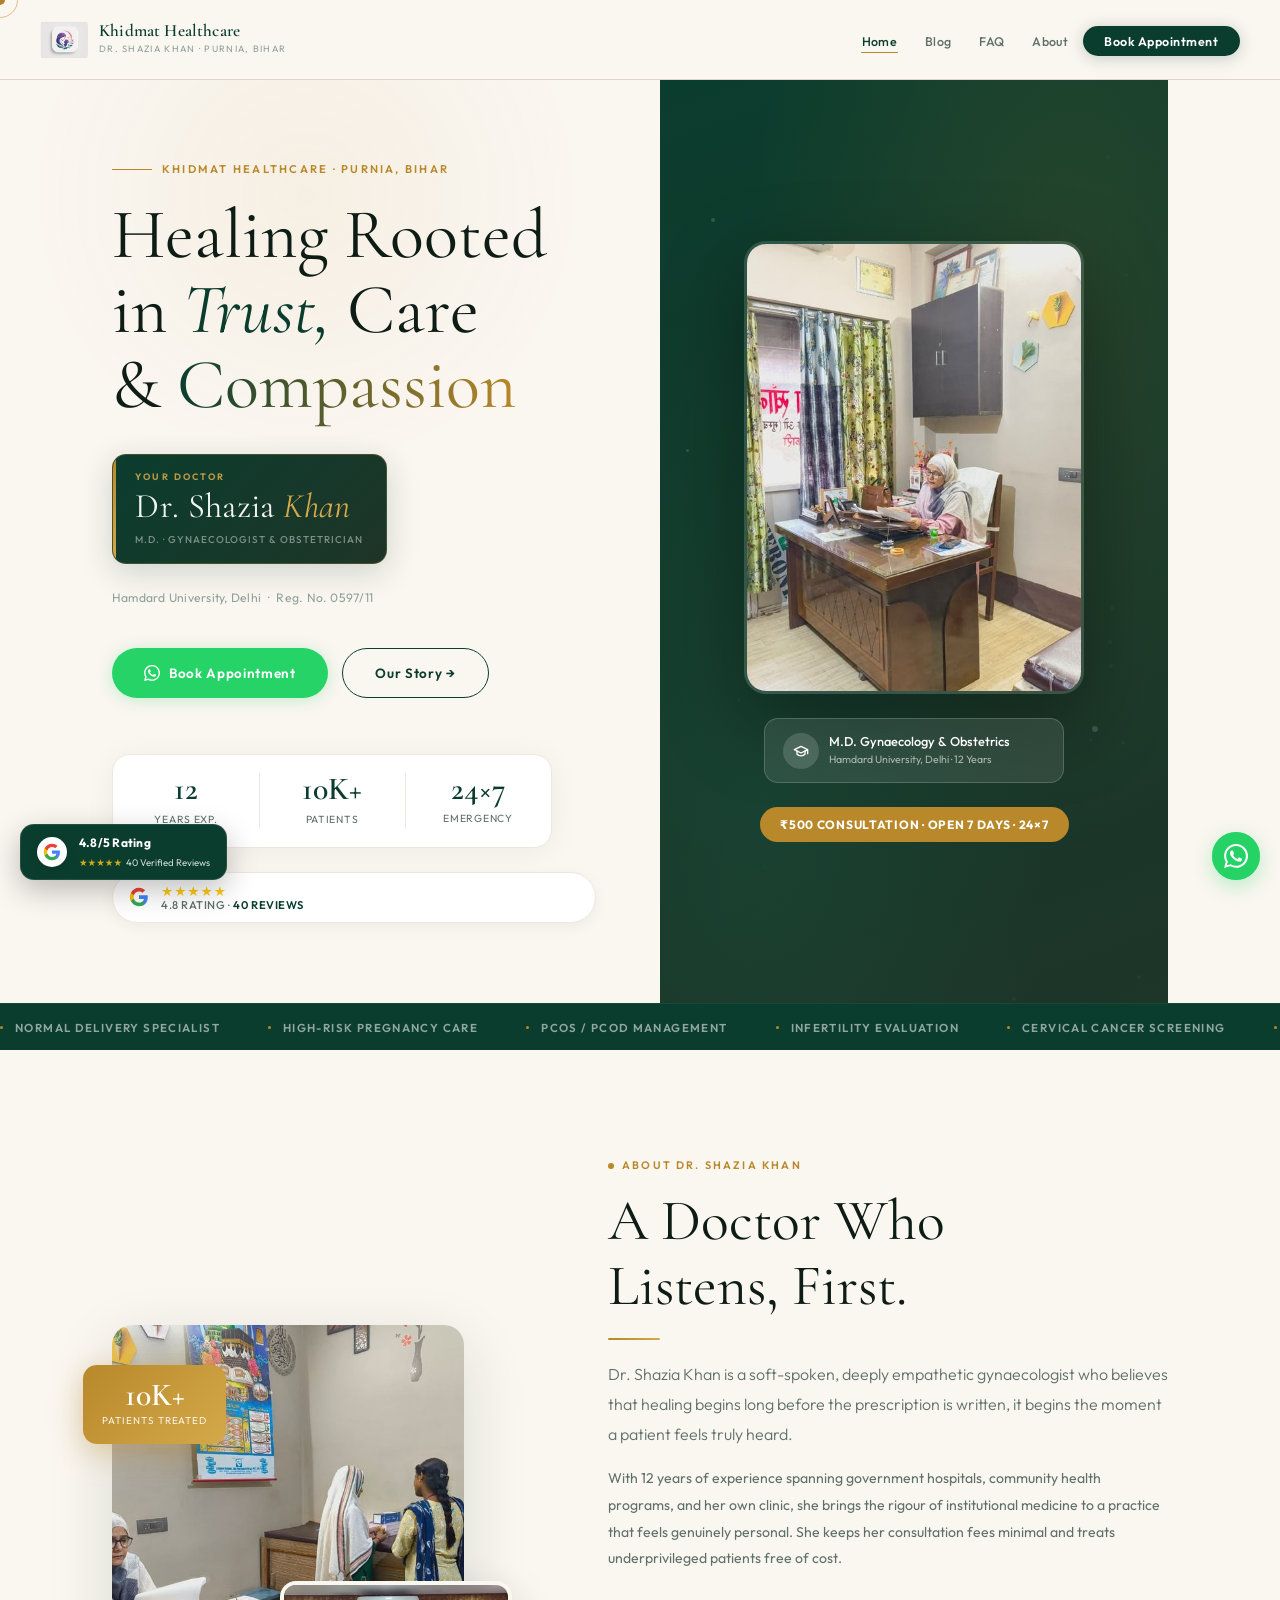
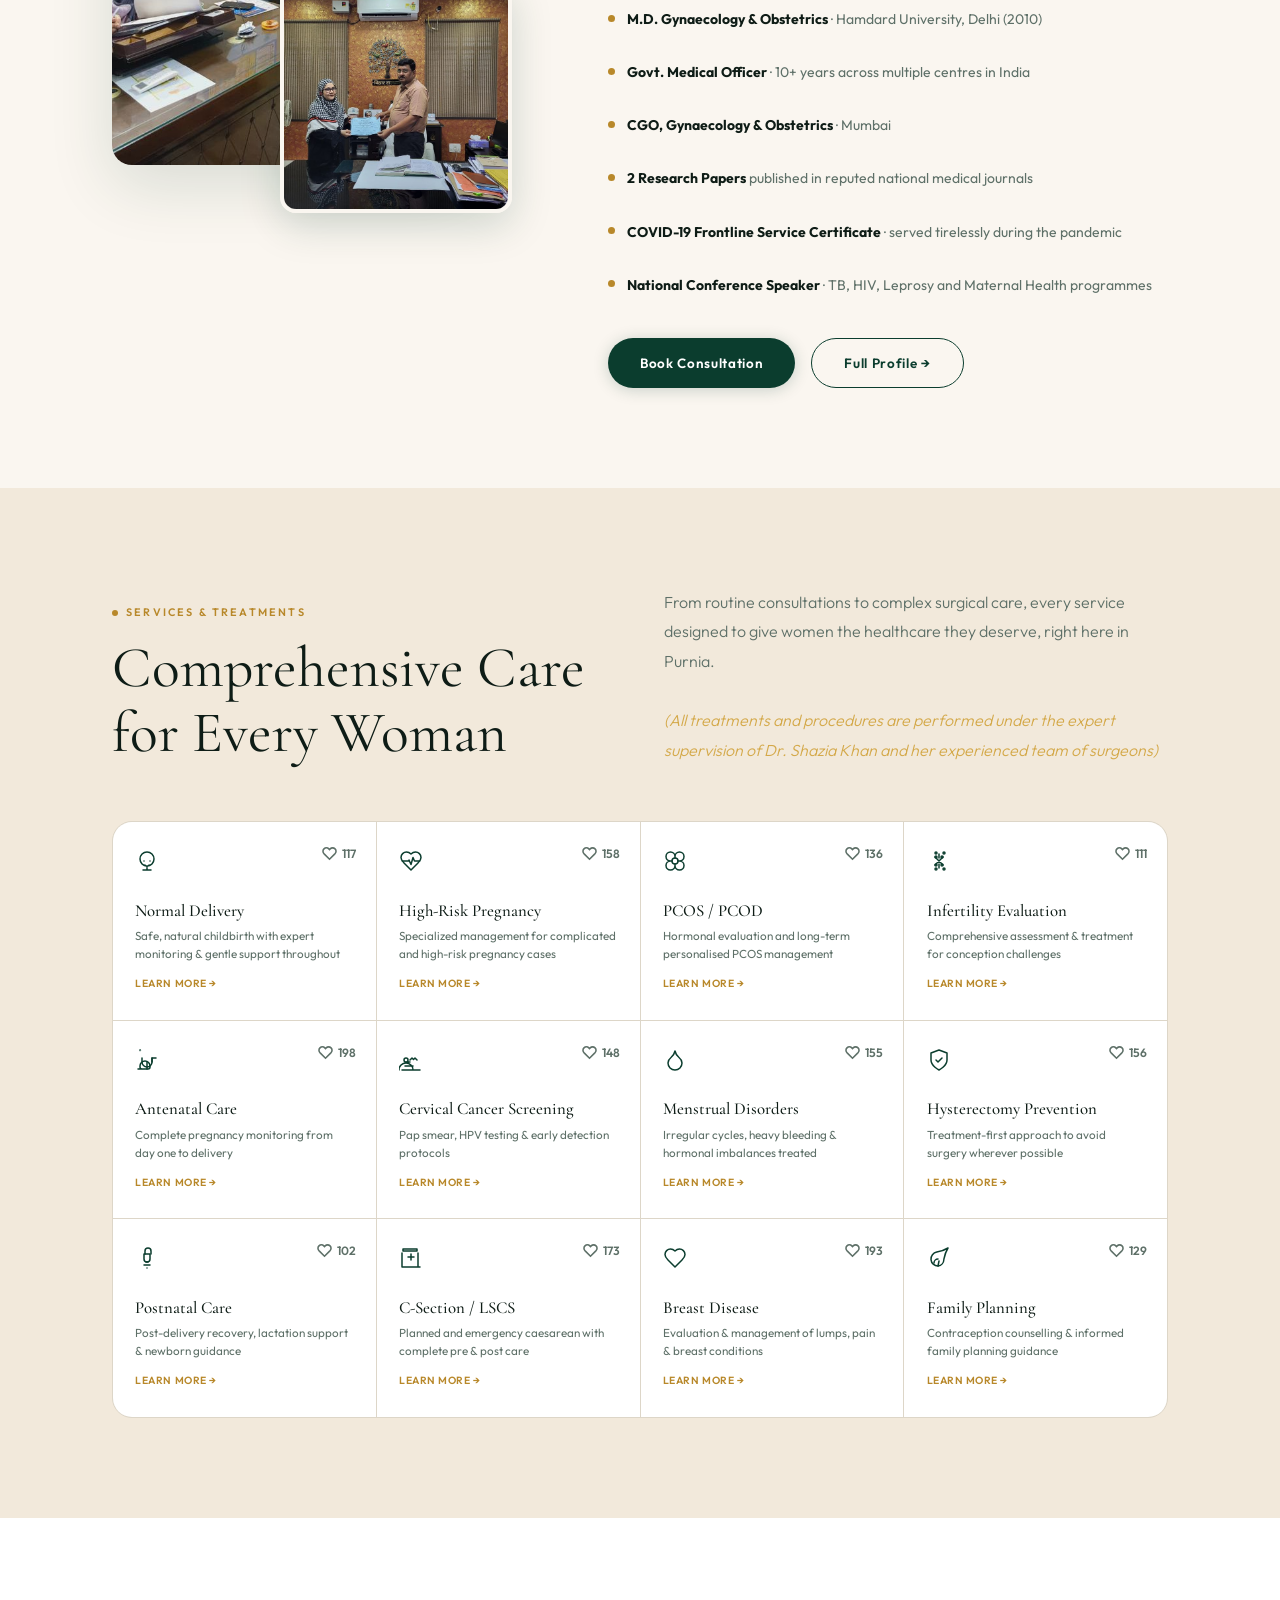
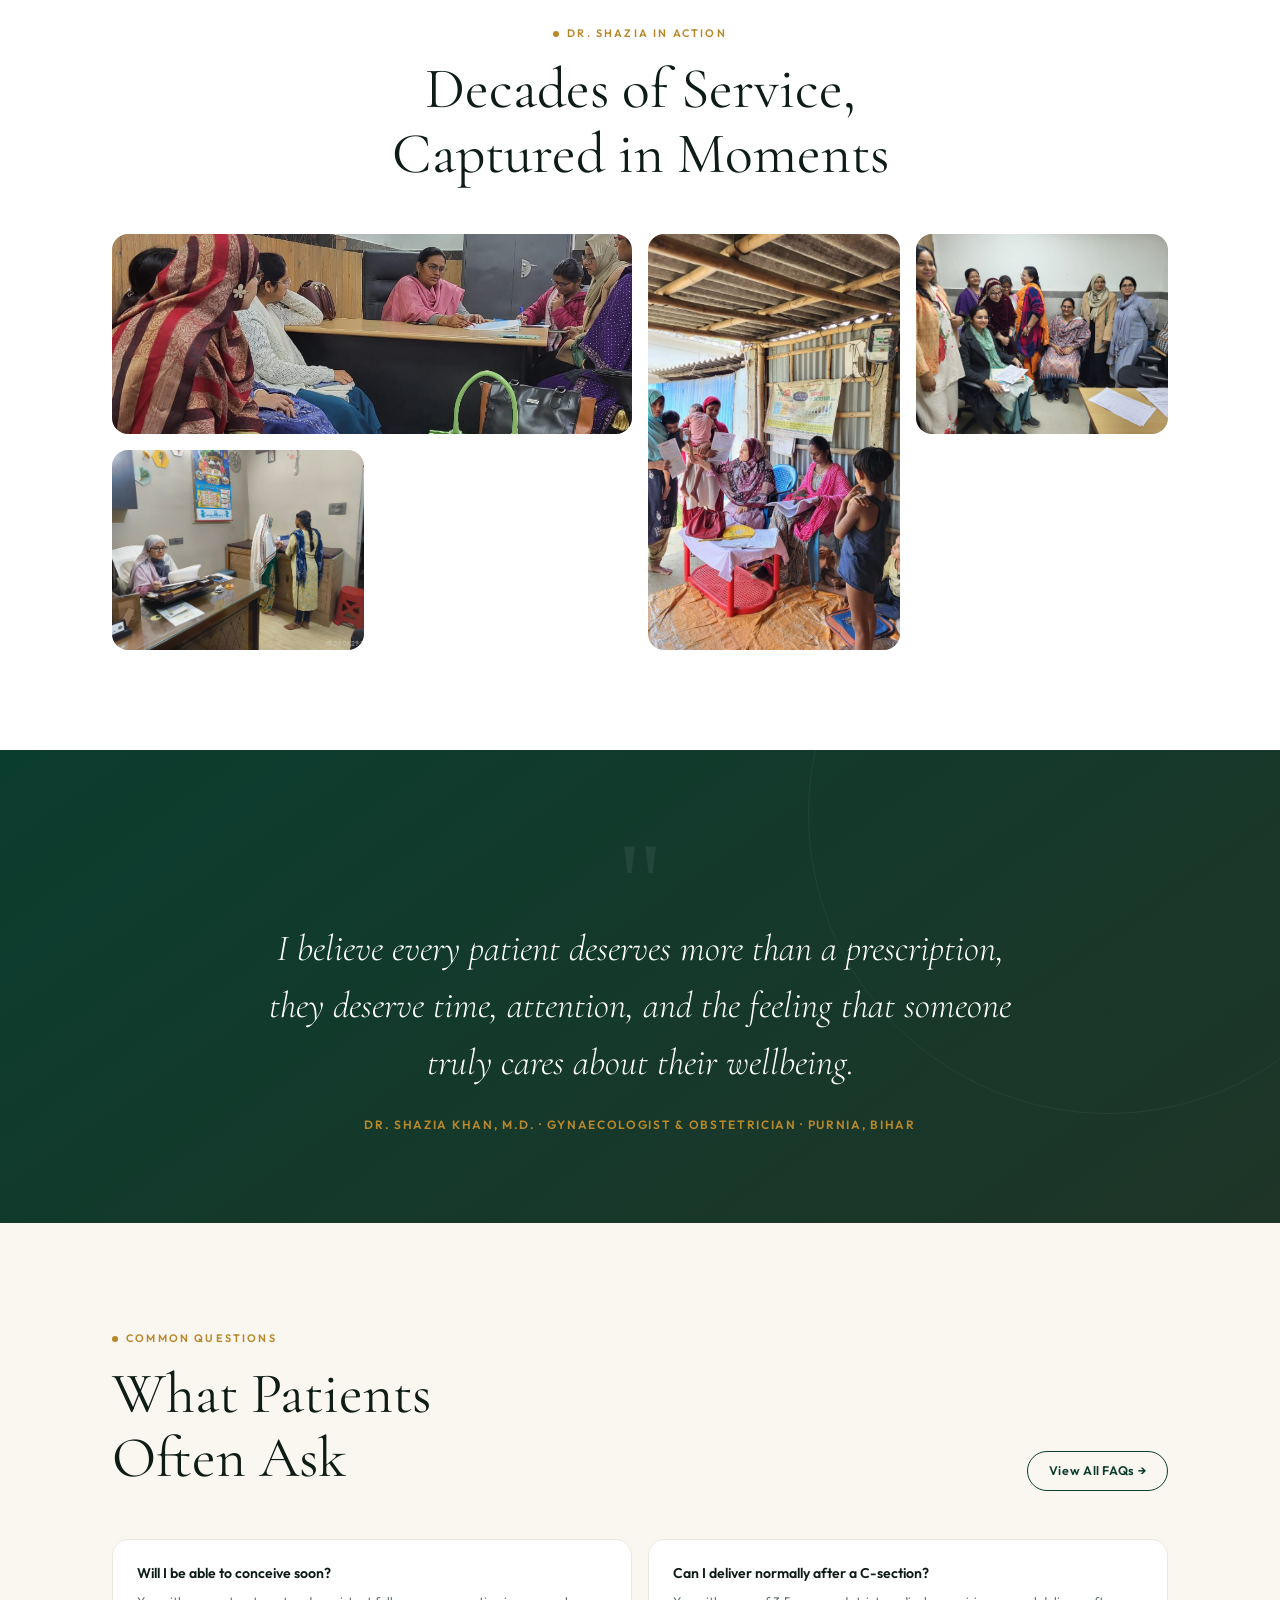
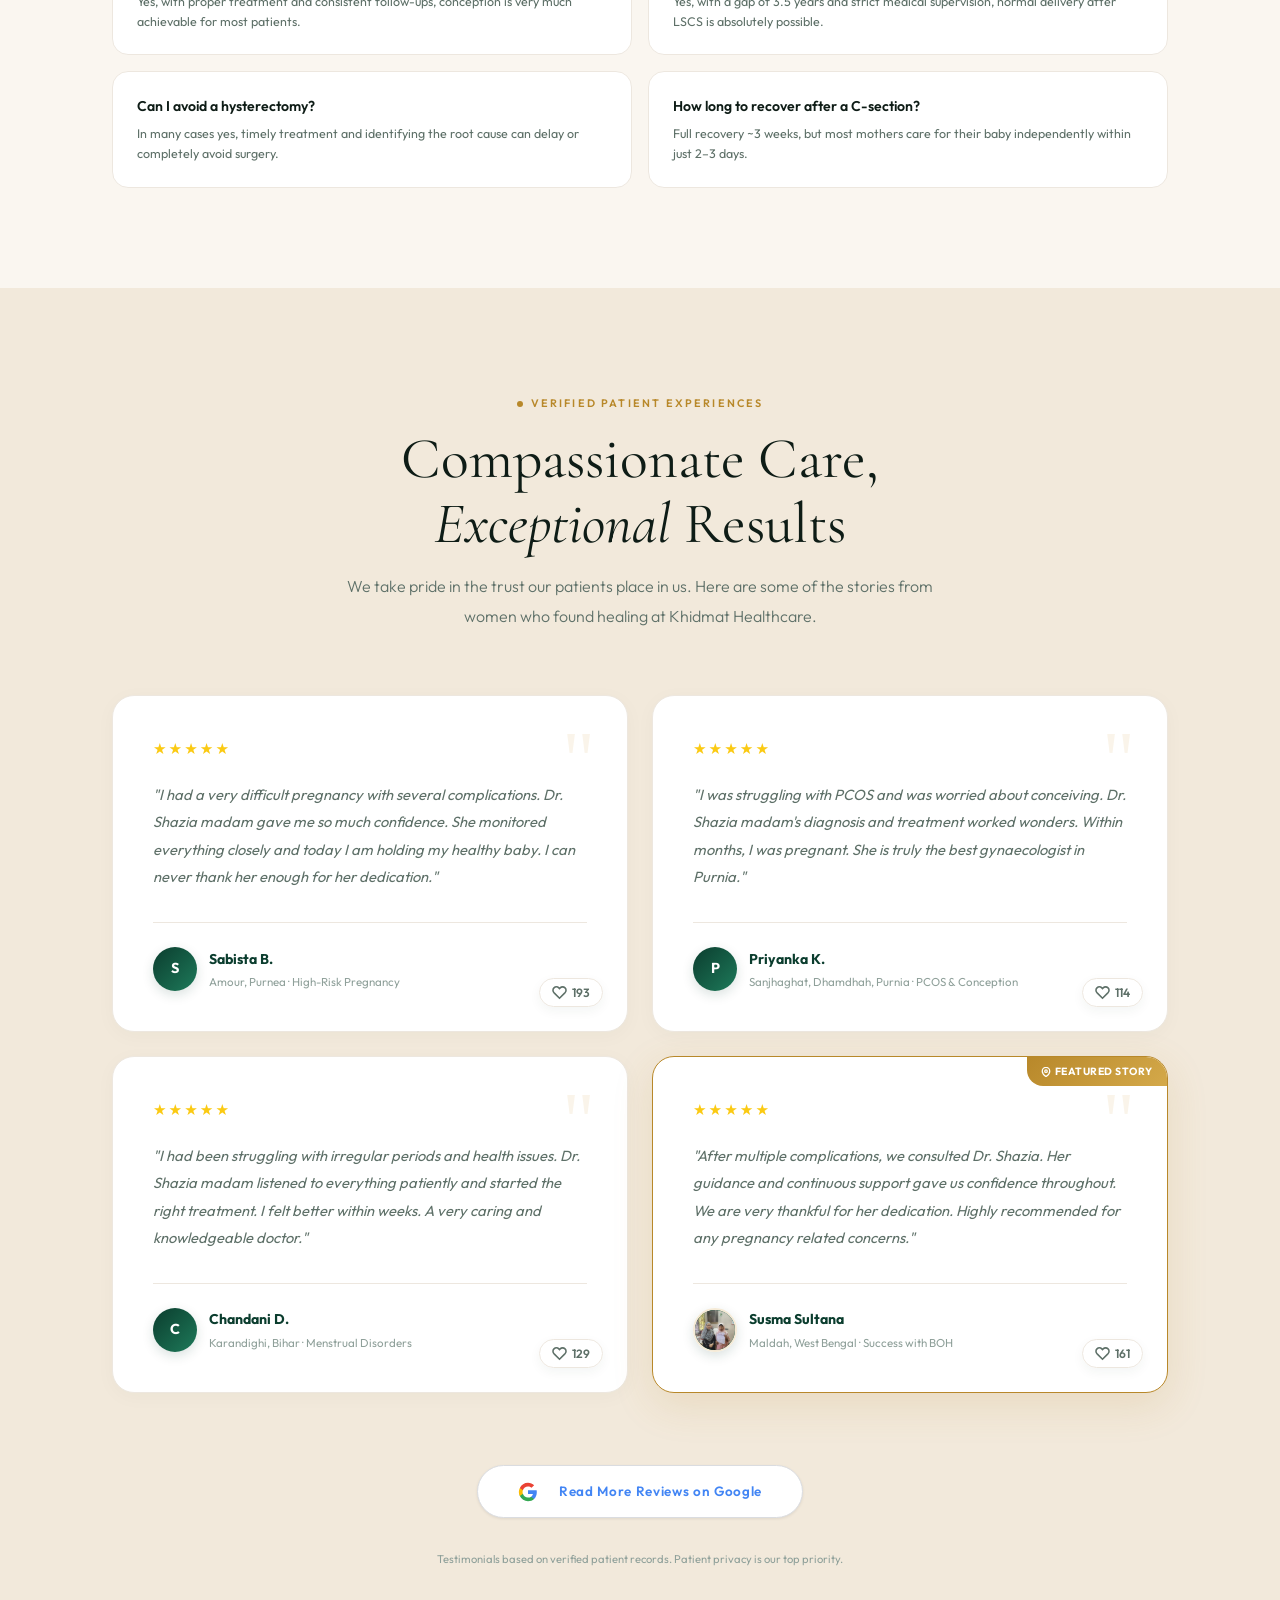
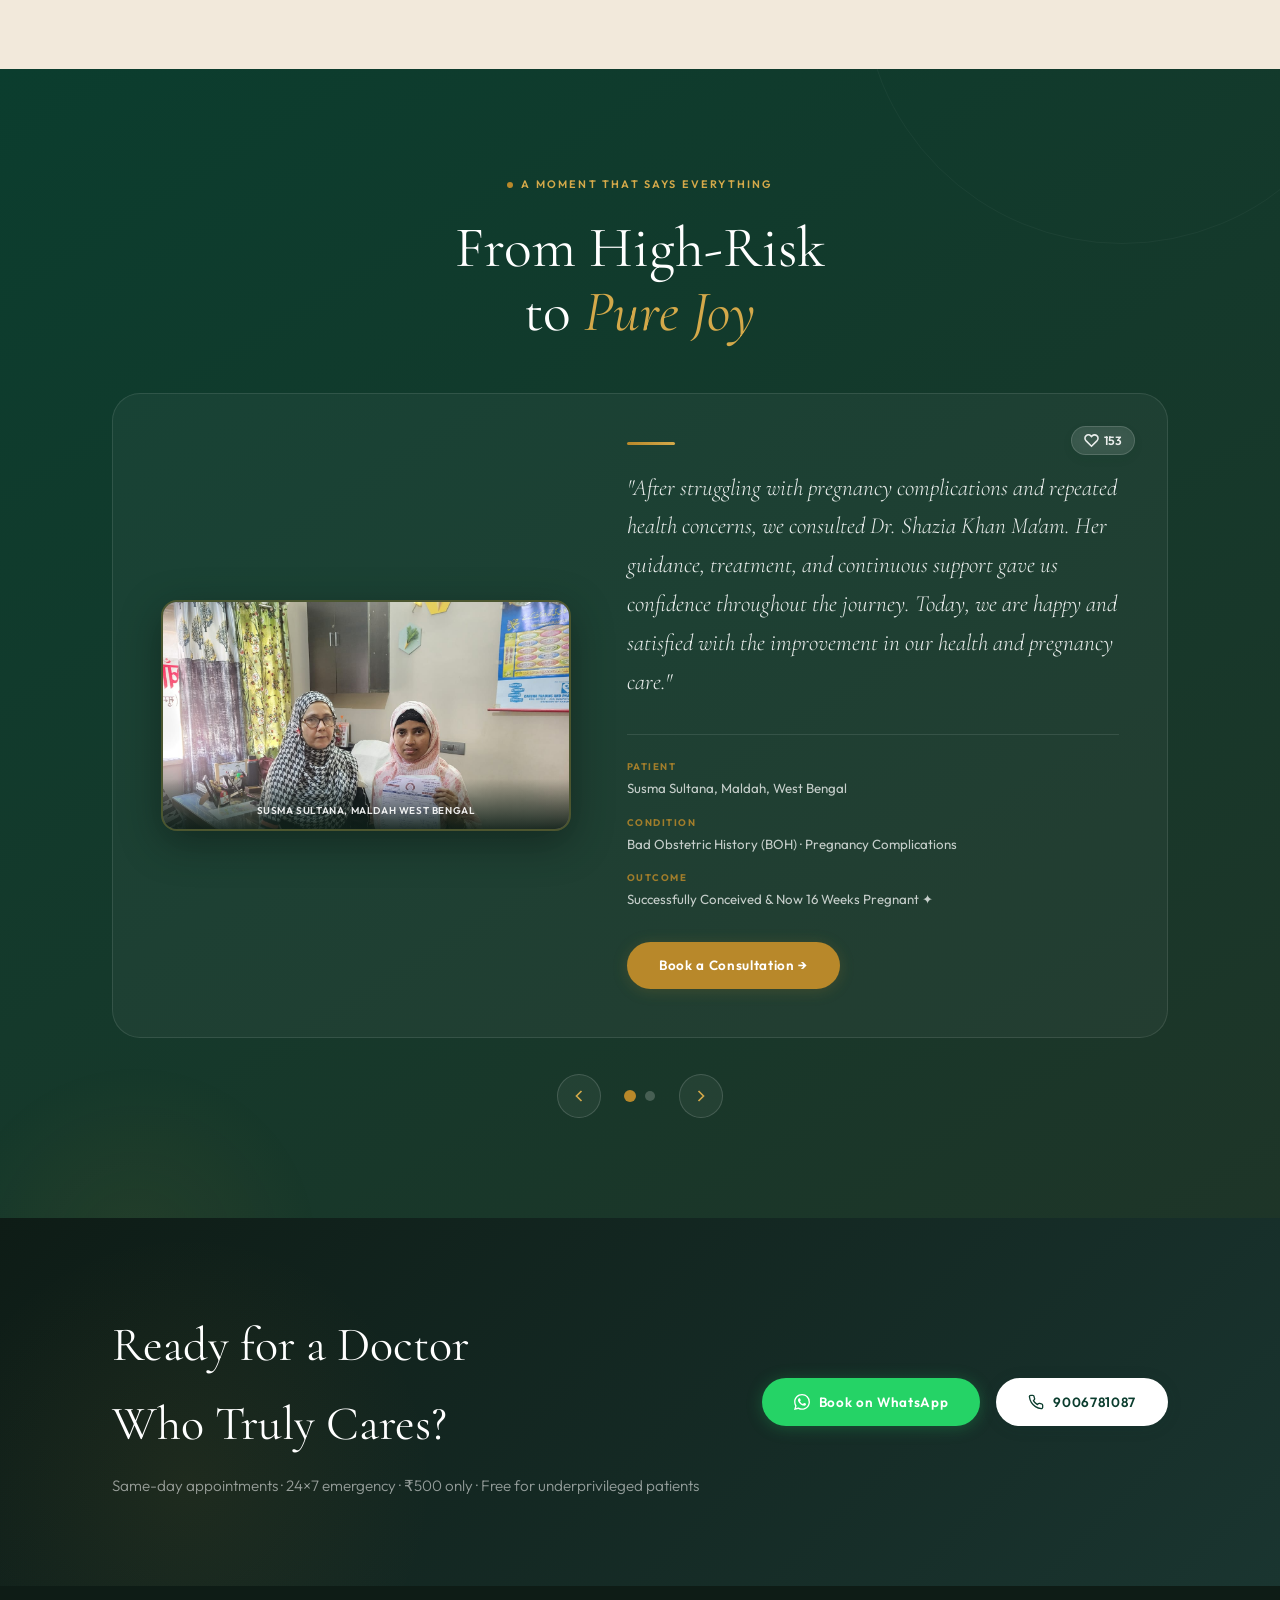
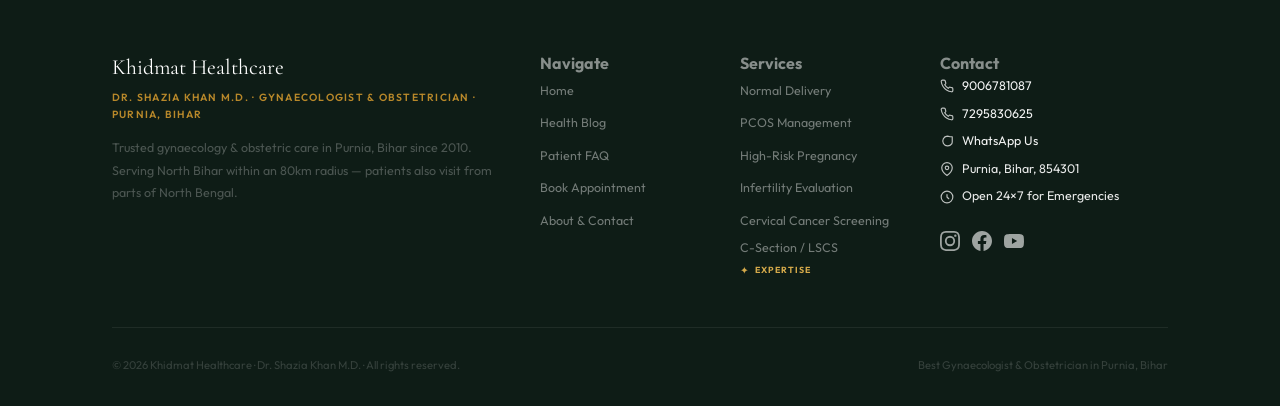
<file: index.html>
<!DOCTYPE html>
<html lang="en">
<head>
<!-- DEPLOY_TS: 2026-05-16_12:35 -->
<meta charset="UTF-8">
<meta name="viewport" content="width=device-width, initial-scale=1.0">

<!-- PRIMARY SEO -->
<title>Dr. Shazia Khan, Best Gynaecologist &amp; Obstetrician in Purnia, Bihar | Khidmat Healthcare</title>
<meta name="description" content="Dr. Shazia Khan M.D. is the top-rated Gynaecologist & Obstetrician in Purnia, serving patients across a 80km radius (Seemanchal, Katihar, Araria, Kishanganj, North Bengal). Expert in normal delivery, PCOS, high-risk pregnancy & infertility. ₹500 Consultation.">
<meta name="keywords" content="best gynaecologist Purnia, best gynaecologist in Purnia 80km radius, top gynaecologist near me, normal delivery doctor Purnia, obstetrician Purnia Bihar, PCOS doctor Purnia, high risk pregnancy doctor Bihar, Dr Shazia Khan, Khidmat Healthcare, gynaecologist Katihar, gynaecologist Araria, gynaecologist Kishanganj, gynaecologist North Bengal, gynaecologist Islampur, best maternity hospital Purnia">
<meta name="author" content="Dr. Shazia Khan, M.D.">
<meta name="robots" content="index, follow, max-snippet:-1, max-image-preview:large, max-video-preview:-1">
<meta name="language" content="English">
<meta name="revisit-after" content="7 days">
<meta name="theme-color" content="#0b3d2e">
<meta name="apple-mobile-web-app-capable" content="yes">
<meta name="apple-mobile-web-app-status-bar-style" content="black-translucent">
<meta name="geo.region" content="IN-BR">
<meta name="geo.placename" content="Purnea, Bihar, India">
<meta name="geo.position" content="25.7771;87.4753">
<meta name="ICBM" content="25.7771, 87.4753">

<!-- CANONICAL -->
<link rel="canonical" href="https://khidmat-clinic.vercel.app">

<!-- OPEN GRAPH -->
<meta property="og:type" content="website">
<meta property="og:url" content="https://khidmat-clinic.vercel.app">
<meta property="og:title" content="Dr. Shazia Khan, Best Gynaecologist in Purnia (Serving 80km Radius)">
<meta property="og:description" content="Trusted gynaecology & obstetric care in Purnia. Serving a 80km radius across Seemanchal and North Bengal. Expert in normal delivery, PCOS, high-risk pregnancy & infertility.">
<meta property="og:image" content="https://khidmat-clinic.vercel.app/assets/images/hero-doctor.jpeg">
<meta property="og:image:width" content="1200">
<meta property="og:image:height" content="630">
<meta property="og:image:alt" content="Dr. Shazia Khan, Gynaecologist at Khidmat Healthcare, Purnia Bihar">
<meta property="og:locale" content="en_IN">
<meta property="og:site_name" content="Khidmat Healthcare">

<!-- TWITTER CARD -->
<meta name="twitter:card" content="summary_large_image">
<meta name="twitter:title" content="Dr. Shazia Khan, Best Gynaecologist in Purnia (Serving 80km Radius)">
<meta name="twitter:description" content="Expert Gynaecologist &amp; Obstetrician serving Purnia &amp; West Bengal. Normal Delivery, PCOS, High-Risk Pregnancy &amp; Infertility. &#8377;500 only.">
<meta name="twitter:image" content="https://khidmat-clinic.vercel.app/assets/images/hero-doctor.jpeg">

<!-- SCHEMA MARKUP -->
<script type="application/ld+json">
{
  "@context": "https://schema.org",
  "@type": "Physician",
  "@id": "https://khidmat-clinic.vercel.app/#physician",
  "name": "Dr. Shazia Khan",
  "alternateName": "Khidmat Healthcare",
  "description": "Dr. Shazia Khan is a Gynaecologist and Obstetrician based in Purnia, Bihar with 12 years of experience. Specialist in normal delivery, PCOS, high-risk pregnancy, and infertility evaluation serving the Bihar region.",
  "url": "https://khidmat-clinic.vercel.app",
  "telephone": "+919006781087",
  "email": "shaziakhan.md@gmail.com",
  "image": "https://khidmat-clinic.vercel.app/dr-shazia-khan.jpg",
  "priceRange": "₹500",
  "currenciesAccepted": "INR",
  "paymentAccepted": "Cash",
  "openingHours": "Mo-Su 00:00-24:00",
  "medicalSpecialty": ["Obstetrics and Gynecology", "Maternal-Fetal Medicine"],
  "availableService": [
    {
      "@type": "MedicalService",
      "name": "Normal Delivery",
      "url": "https://khidmat-clinic.vercel.app/#svc-normal",
      "description": "Expert normal delivery services with high success rate and VBAC options."
    },
    {
      "@type": "MedicalService",
      "name": "High-Risk Pregnancy",
      "url": "https://khidmat-clinic.vercel.app/#svc-high-risk",
      "description": "Specialized management for hypertension, diabetes, and multiple pregnancies."
    },
    {
      "@type": "MedicalService",
      "name": "PCOS Management",
      "url": "https://khidmat-clinic.vercel.app/#svc-pcos",
      "description": "Hormonal evaluation and treatment for PCOS and PCOD."
    },
    {
      "@type": "MedicalService",
      "name": "Infertility Evaluation",
      "url": "https://khidmat-clinic.vercel.app/#svc-infertility",
      "description": "Diagnostic workup and follicular study for couples experiencing infertility."
    },
    {
      "@type": "MedicalService",
      "name": "Antenatal Care",
      "url": "https://khidmat-clinic.vercel.app/#svc-antenatal",
      "description": "Comprehensive pregnancy monitoring and screenings."
    },
    {
      "@type": "MedicalService",
      "name": "Cervical Cancer Screening",
      "url": "https://khidmat-clinic.vercel.app/#svc-cancer",
      "description": "Pap smear and HPV testing for early cancer detection."
    }
  ],
  "address": {
    "@type": "PostalAddress",
    "streetAddress": "Shiv Mandir Road, Line Bazar",
    "addressLocality": "Purnea",
    "addressRegion": "Bihar",
    "postalCode": "854301",
    "addressCountry": "IN"
  },
  "geo": {
    "@type": "GeoCoordinates",
    "latitude": "25.7771",
    "longitude": "87.4753"
  },
  "hasMap": "https://maps.app.goo.gl/JFm4qYXt7JNYdgiG6",
  "areaServed": {
    "@type": "GeoCircle",
    "geoMidpoint": {"@type":"GeoCoordinates","latitude":"25.7771","longitude":"87.4753"},
    "geoRadius": "80000"
  },
  "alumniOf": {
    "@type": "CollegeOrUniversity",
    "name": "Hamdard University",
    "address": {"@type":"PostalAddress","addressLocality":"Delhi","addressCountry":"IN"}
  },
  "knowsAbout": ["Gynaecology","Obstetrics","PCOS","Infertility","High-Risk Pregnancy","Normal Delivery","Menstrual Disorders"],
  "hasCredential": {
    "@type": "EducationalOccupationalCredential",
    "credentialCategory": "degree",
    "name": "M.D. Gynaecology & Obstetrics",
    "recognizedBy": {"@type":"Organization","name":"Hamdard University, Delhi"}
  },
  "sameAs": [
    "https://www.instagram.com/drshazia_clinic/?utm_source=ig_web_button_share_sheet",
    "https://www.facebook.com/shadakhtar7",
    "https://www.youtube.com/@shaziakhan793"
  ]
}
</script>

<!-- ═══ SCHEMA, LOCAL BUSINESS ═══ -->
<script type="application/ld+json">
{
  "@context": "https://schema.org",
  "@type": "MedicalClinic",
  "name": "Khidmat Healthcare",
  "url": "https://khidmat-clinic.vercel.app",
  "telephone": "+919006781087",
  "address": {
    "@type": "PostalAddress",
    "streetAddress": "Shiv Mandir Road, Line Bazar",
    "addressLocality": "Purnea",
    "addressRegion": "Bihar",
    "postalCode": "854301",
    "addressCountry": "IN"
  },
  "openingHoursSpecification": [{
    "@type": "OpeningHoursSpecification",
    "dayOfWeek": ["Monday","Tuesday","Wednesday","Thursday","Friday","Saturday","Sunday"],
    "opens": "00:00",
    "closes": "23:59"
  }],
  "priceRange": "₹500",
  "medicalSpecialty": "Obstetrics and Gynecology",
  "availableLanguage": ["Hindi","Urdu","English"]
}
</script>

<!-- ═══ SCHEMA, FAQ ═══ -->
<script type="application/ld+json">
{
  "@context": "https://schema.org",
  "@type": "FAQPage",
  "mainEntity": [
    {"@type":"Question","name":"Will I be able to conceive soon?","acceptedAnswer":{"@type":"Answer","text":"Yes, with proper treatment and regular follow-ups, conception is very much possible. Most patients see positive results with the right diagnostic approach and treatment plan."}},
    {"@type":"Question","name":"Can I deliver normally after a C-section (LSCS) in Purnia?","acceptedAnswer":{"@type":"Answer","text":"Yes, VBAC is possible with a gap of at least 3.5 years and under strict medical supervision where emergency C-section facilities are available."}},
    {"@type":"Question","name":"Can I avoid a hysterectomy?","acceptedAnswer":{"@type":"Answer","text":"In many cases, yes. With timely treatment and root-cause identification, a hysterectomy can often be delayed or completely avoided."}},
    {"@type":"Question","name":"How long is recovery after a C-section?","acceptedAnswer":{"@type":"Answer","text":"Full recovery takes approximately 3 weeks. Most mothers can stand independently and care for their baby within 2-3 days of the procedure."}},
    {"@type":"Question","name":"What is the consultation fee at Khidmat Healthcare Purnia?","acceptedAnswer":{"@type":"Answer","text":"The consultation fee is ₹500. Dr. Shazia Khan also treats underprivileged patients free of cost."}}
  ]
}
</script>

<!-- ═══ SCHEMA, BREADCRUMB ═══ -->
<script type="application/ld+json">
{
  "@context": "https://schema.org",
  "@type": "BreadcrumbList",
  "itemListElement": [
    {"@type":"ListItem","position":1,"name":"Home","item":"https://khidmat-clinic.vercel.app"},
    {"@type":"ListItem","position":2,"name":"About Dr. Shazia Khan","item":"https://khidmat-clinic.vercel.app/about"},
    {"@type":"ListItem","position":3,"name":"Book Appointment","item":"https://khidmat-clinic.vercel.app/appointment"}
  ]
}
</script>

<link rel="preconnect" href="https://fonts.googleapis.com">
<link rel="preconnect" href="https://fonts.gstatic.com" crossorigin>
<link href="https://fonts.googleapis.com/css2?family=Cormorant+Garamond:ital,wght@0,300;0,400;0,500;0,600;0,700;1,300;1,400;1,500&family=Outfit:wght@300;400;500;600&display=swap" rel="stylesheet">

<link rel="stylesheet" href="assets/css/style.css?v=19">
</head>
<body>

<!-- CUSTOM CURSOR -->
<div class="cursor" id="cursor"></div>
<div class="cursor-ring" id="cursorRing"></div>
<div class="page-transition-overlay" id="overlay">
  <div class="transition-content">
    <img src="./assets/images/logo.jpeg" alt="Khidmat Healthcare" class="transition-logo">
    <div class="transition-loader"></div>
  </div>
</div>

<!-- WA FAB -->
<a href="https://wa.me/919006781087?text=Hello%20Dr.%20Shazia%2C%20I%20would%20like%20to%20book%20an%20appointment." target="_blank" class="wa-fab" aria-label="Book a Gynaecology appointment on WhatsApp with Dr. Shazia Khan">
<svg viewBox="0 0 24 24"><path d="M17.472 14.382c-.297-.149-1.758-.867-2.03-.967-.273-.099-.471-.148-.67.15-.197.297-.767.966-.94 1.164-.173.199-.347.223-.644.075-.297-.15-1.255-.463-2.39-1.475-.883-.788-1.48-1.761-1.653-2.059-.173-.297-.018-.458.13-.606.134-.133.298-.347.446-.52.149-.174.198-.298.298-.497.099-.198.05-.371-.025-.52-.075-.149-.669-1.612-.916-2.207-.242-.579-.487-.5-.669-.51-.173-.008-.371-.01-.57-.01-.198 0-.52.074-.792.372-.272.297-1.04 1.016-1.04 2.479 0 1.462 1.065 2.875 1.213 3.074.149.198 2.096 3.2 5.077 4.487.709.306 1.262.489 1.694.625.712.227 1.36.195 1.871.118.571-.085 1.758-.719 2.006-1.413.248-.694.248-1.289.173-1.413-.074-.124-.272-.198-.57-.347m-5.421 7.403h-.004a9.87 9.87 0 01-5.031-1.378l-.361-.214-3.741.982.998-3.648-.235-.374a9.86 9.86 0 01-1.51-5.26c.001-5.45 4.436-9.884 9.888-9.884 2.64 0 5.122 1.03 6.988 2.898a9.825 9.825 0 012.893 6.994c-.003 5.45-4.437 9.884-9.885 9.884m8.413-18.297A11.815 11.815 0 0012.05 0C5.495 0 .16 5.335.157 11.892c0 2.096.547 4.142 1.588 5.945L.057 24l6.305-1.654a11.882 11.882 0 005.683 1.448h.005c6.554 0 11.89-5.335 11.893-11.893a11.821 11.821 0 00-3.48-8.413z"/></svg>
</a>

<!-- NAV -->
<nav class="nav" id="nav" role="navigation" aria-label="Main navigation">
  <div class="nav-brand" onclick="go('home')" aria-label="Khidmat Healthcare Home, Best Gynaecologist in Purnia">
    <img src="./assets/images/logo.jpeg" alt="Khidmat Healthcare Logo, Dr. Shazia Khan Clinic Purnia" class="nav-logo-img">
    <div>
      <div class="nav-brand-main">Khidmat Healthcare</div>
      <div class="nav-brand-sub">Dr. Shazia Khan &middot; Purnia, Bihar</div>
    </div>
  </div>
  <ul class="nav-links" role="list">
    <li><a onclick="go('home')" id="nl-home" class="active" aria-current="page">Home</a></li>
    <li><a onclick="go('blogs')" id="nl-blogs">Blog</a></li>
    <li><a onclick="go('faq')" id="nl-faq">FAQ</a></li>
    <li><a onclick="go('contact')" id="nl-contact">About</a></li>
    <li><a onclick="go('appointment')" id="nl-appointment" class="nav-book">Book Appointment</a></li>
  </ul>
  <div class="nav-ham" onclick="toggleMob()" aria-label="Toggle mobile menu" role="button"><span></span><span></span><span></span></div>
</nav>
<div class="mob-menu" id="mobMenu" role="navigation" aria-label="Mobile navigation">
  <a onclick="go('home');toggleMob()">Home</a>
  <a onclick="go('blogs');toggleMob()">Health Blog</a>
  <a onclick="go('faq');toggleMob()">FAQ</a>
  <a onclick="go('contact');toggleMob()">About &amp; Contact</a>
  <a onclick="go('appointment');toggleMob()" class="mob-cta">Book Appointment</a>
</div>

<!-- HERO SECTION -->
<div class="page active" id="page-home"><div class="pb">

<section aria-label="Hero, Dr. Shazia Khan Gynaecologist Purnia">
<div class="wrap">
<div class="hero">
  <div class="hero-left">
    <div class="hero-pre reveal"><div class="hero-pre-line"></div><div class="hero-pre-txt">Khidmat Healthcare · Purnia, Bihar</div></div>
    <h1 class="hero-title reveal d1s">
      Healing Rooted<br>in <em>Trust,</em> Care<br>&amp; <span class="shimmer-text">Compassion</span>
    </h1>
    <!-- DOCTOR NAME IDENTITY CARD -->
    <div class="hero-name-block reveal d2s">
      <div class="hero-name-card">
        <div class="hero-name-label">Your Doctor</div>
        <div class="hero-name-display">Dr. Shazia <em>Khan</em></div>
        <div class="hero-name-md">M.D. &middot; Gynaecologist &amp; Obstetrician</div>
      </div>
    </div>

    <div class="hero-qual reveal d3s">Hamdard University, Delhi &nbsp;&middot;&nbsp; Reg. No. 0597/11</div>
    <div class="hero-actions reveal d3s">
      <a href="https://wa.me/919006781087?text=Hello%20Dr.%20Shazia%2C%20I%20would%20like%20to%20book%20an%20appointment." target="_blank" class="btn btn-wa" onclick="ripple(event,this)" aria-label="Book appointment via WhatsApp">
        <svg width="16" height="16" viewBox="0 0 24 24" fill="white" aria-hidden="true"><path d="M17.472 14.382c-.297-.149-1.758-.867-2.03-.967-.273-.099-.471-.148-.67.15-.197.297-.767.966-.94 1.164-.173.199-.347.223-.644.075-.297-.15-1.255-.463-2.39-1.475-.883-.788-1.48-1.761-1.653-2.059-.173-.297-.018-.458.13-.606.134-.133.298-.347.446-.52.149-.174.198-.298.298-.497.099-.198.05-.371-.025-.52-.075-.149-.669-1.612-.916-2.207-.242-.579-.487-.5-.669-.51-.173-.008-.371-.01-.57-.01-.198 0-.52.074-.792.372-.272.297-1.04 1.016-1.04 2.479 0 1.462 1.065 2.875 1.213 3.074.149.198 2.096 3.2 5.077 4.487.709.306 1.262.489 1.694.625.712.227 1.36.195 1.871.118.571-.085 1.758-.719 2.006-1.413.248-.694.248-1.289.173-1.413-.074-.124-.272-.198-.57-.347m-5.421 7.403h-.004a9.87 9.87 0 01-5.031-1.378l-.361-.214-3.741.982.998-3.648-.235-.374a9.86 9.86 0 01-1.51-5.26c.001-5.45 4.436-9.884 9.888-9.884 2.64 0 5.122 1.03 6.988 2.898a9.825 9.825 0 012.893 6.994c-.003 5.45-4.437 9.884-9.885 9.884m8.413-18.297A11.815 11.815 0 0012.05 0C5.495 0 .16 5.335.157 11.892c0 2.096.547 4.142 1.588 5.945L.057 24l6.305-1.654a11.882 11.882 0 005.683 1.448h.005c6.554 0 11.89-5.335 11.893-11.893a11.821 11.821 0 00-3.48-8.413z"/></svg>
        Book Appointment
      </a>
      <a onclick="go('contact')" class="btn btn-ghost" onclick="ripple(event,this)">Our Story →</a>
    </div>
    <div class="hero-stats reveal d4s" aria-label="Key statistics">
      <div class="hstat"><div class="hstat-n count-up" data-target="12">0</div><div class="hstat-l">Years Exp.</div></div>
      <div class="hstat"><div class="hstat-n count-up" data-target="10000">0</div><div class="hstat-l">Patients</div></div>
      <div class="hstat"><div class="hstat-n">24×7</div><div class="hstat-l">Emergency</div></div>
    </div>
    
    <!-- Google Reviews Badge -->
    <a href="https://g.page/r/CUiC60PP7d3_EBM/review" target="_blank" class="google-badge reveal d5s" title="Read our Google Reviews">
      <div class="gb-logo">
        <svg viewBox="0 0 24 24" width="20" height="20">
          <path d="M22.56 12.25c0-.78-.07-1.53-.2-2.25H12v4.26h5.92c-.26 1.37-1.04 2.53-2.21 3.31v2.77h3.57c2.08-1.92 3.28-4.74 3.28-8.09z" fill="#4285F4"/>
          <path d="M12 23c2.97 0 5.46-.98 7.28-2.66l-3.57-2.77c-.98.66-2.23 1.06-3.71 1.06-2.86 0-5.29-1.93-6.16-4.53H2.18v2.84C3.99 20.53 7.7 23 12 23z" fill="#34A853"/>
          <path d="M5.84 14.09c-.22-.66-.35-1.36-.35-2.09s.13-1.43.35-2.09V7.07H2.18C1.43 8.55 1 10.22 1 12s.43 3.45 1.18 4.93l3.66-2.84z" fill="#FBBC05"/>
          <path d="M12 5.38c1.62 0 3.06.56 4.21 1.66l3.15-3.15C17.45 2.09 14.97 1 12 1 7.7 1 3.99 3.47 2.18 7.07l3.66 2.84c.87-2.6 3.3-4.53 6.16-4.53z" fill="#EA4335"/>
        </svg>
      </div>
      <div class="gb-content">
        <div class="gb-stars">★★★★★</div>
        <div class="gb-text">4.8 Rating &middot; <span class="gb-count">40 Reviews</span></div>
      </div>
    </a>
  </div>
  <div class="hero-right" aria-hidden="true">
    <div class="hero-right-deco"></div>
    <!-- floating particles -->
    <div class="particle" style="top:15%;left:10%;--dur2:5s;"></div>
    <div class="particle" style="top:70%;left:85%;--dur2:7s;width:6px;height:6px;"></div>
    <div class="particle" style="top:40%;left:5%;--dur2:9s;width:3px;height:3px;"></div>
    <div class="particle" style="top:85%;left:20%;--dur2:6s;width:5px;height:5px;opacity:.1;"></div>
    <div class="hero-right-content">
      <div class="hero-photo">
        <img src="assets/images/hero-doctor.jpeg" alt="Dr. Shazia Khan, Leading Gynaecologist and Obstetrician in Purnia Bihar providing expert maternity care" loading="eager" fetchpriority="high">
      </div>
      <div class="hero-pill">
        <div class="hero-pill-icon">
          <svg width="16" height="16" viewBox="0 0 24 24" fill="none" stroke="currentColor" stroke-width="2" stroke-linecap="round" stroke-linejoin="round"><path d="M22 10v6M2 10l10-5 10 5-10 5z"/><path d="M6 12v5c3 3 9 3 12 0v-5"/></svg>
        </div>
        <div><div class="hero-pill-t">M.D. Gynaecology &amp; Obstetrics</div><div class="hero-pill-s">Hamdard University, Delhi &middot; 12 Years</div></div>
      </div>
      <div class="hero-gold-tag">&#8377;500 Consultation &middot; Open 7 Days &middot; 24&#215;7</div>
    </div>
  </div>
</div>
</div>
</section>

<!-- MARQUEE -->
<div class="marquee-wrap" aria-label="Services offered" aria-hidden="true">
<div class="marquee-inner">
  <div class="marquee-track">
    <span class="mq-item"><span class="mq-dot"></span>Normal Delivery Specialist</span>
    <span class="mq-item"><span class="mq-dot"></span>High-Risk Pregnancy Care</span>
    <span class="mq-item"><span class="mq-dot"></span>PCOS / PCOD Management</span>
    <span class="mq-item"><span class="mq-dot"></span>Infertility Evaluation</span>
    <span class="mq-item"><span class="mq-dot"></span>Cervical Cancer Screening</span>
    <span class="mq-item"><span class="mq-dot"></span>24×7 Emergency Available</span>
    <span class="mq-item"><span class="mq-dot"></span>Teleconsultation Available</span>
    <span class="mq-item"><span class="mq-dot"></span>Govt. Medical Officer, 10 Years</span>
    <span class="mq-item"><span class="mq-dot"></span>Normal Delivery Specialist</span>
    <span class="mq-item"><span class="mq-dot"></span>High-Risk Pregnancy Care</span>
    <span class="mq-item"><span class="mq-dot"></span>PCOS / PCOD Management</span>
    <span class="mq-item"><span class="mq-dot"></span>Infertility Evaluation</span>
    <span class="mq-item"><span class="mq-dot"></span>Cervical Cancer Screening</span>
    <span class="mq-item"><span class="mq-dot"></span>24×7 Emergency Available</span>
    <span class="mq-item"><span class="mq-dot"></span>Teleconsultation Available</span>
    <span class="mq-item"><span class="mq-dot"></span>Govt. Medical Officer, 10 Years</span>
  </div>
</div>
</div>

<!-- ABOUT -->
<section class="sec" aria-labelledby="about-h2">
<div class="wrap">
<div class="about-grid">
  <div class="img-stack">
    <div class="img-stack-main reveal-left">
      <img src="assets/images/desk-consultation.jpeg" alt="Dr. Shazia Khan M.D. consulting a patient at her Gynaecology Clinic in Purnia Bihar" loading="lazy">
    </div>
    <div class="img-stack-accent reveal-scale d2s">
      <img src="assets/images/conference-presentation.jpeg" alt="Dr. Shazia Khan presenting at a national medical conference" loading="lazy" style="object-position:center top;">
    </div>
    <div class="about-badge reveal d3s">
      <div class="badge-n">10K+</div>
      <div class="badge-l">Patients Treated</div>
    </div>
  </div>
  <div>
    <div class="eyebrow reveal">About Dr. Shazia Khan</div>
    <h2 id="about-h2" class="d2 reveal d1s">A Doctor Who<br>Listens, First.</h2>
    <div class="rule reveal d2s"></div>
    <p class="lead reveal d2s" style="margin-bottom:1rem;">Dr. Shazia Khan is a soft-spoken, deeply empathetic gynaecologist who believes that healing begins long before the prescription is written, it begins the moment a patient feels truly heard.</p>
    <p style="font-size:.88rem;color:var(--muted);line-height:1.9;margin-bottom:1.75rem;" class="reveal d3s">With 12 years of experience spanning government hospitals, community health programs, and her own clinic, she brings the rigour of institutional medicine to a practice that feels genuinely personal. She keeps her consultation fees minimal and treats underprivileged patients free of cost.</p>
    <div class="creds">
      <div class="cred reveal d1s"><div class="cred-dot"></div><div><strong>M.D. Gynaecology &amp; Obstetrics</strong> &middot; Hamdard University, Delhi (2010)</div></div>
      <div class="cred reveal d2s"><div class="cred-dot"></div><div><strong>Govt. Medical Officer</strong> &middot; 10+ years across multiple centres in India</div></div>
      <div class="cred reveal d3s"><div class="cred-dot"></div><div><strong>CGO, Gynaecology &amp; Obstetrics</strong> &middot; Mumbai</div></div>
      <div class="cred reveal d4s"><div class="cred-dot"></div><div><strong>2 Research Papers</strong> published in reputed national medical journals</div></div>
      <div class="cred reveal d5s"><div class="cred-dot"></div><div><strong>COVID-19 Frontline Service Certificate</strong> &middot; served tirelessly during the pandemic</div></div>
      <div class="cred reveal d6s"><div class="cred-dot"></div><div><strong>National Conference Speaker</strong> &middot; TB, HIV, Leprosy and Maternal Health programmes</div></div>
    </div>
    <div style="margin-top:2rem;display:flex;gap:1rem;flex-wrap:wrap;" class="reveal d4s">
      <a onclick="go('appointment')" class="btn btn-primary" onclick="ripple(event,this)">Book Consultation</a>
      <a onclick="go('contact')" class="btn btn-ghost">Full Profile →</a>
    </div>
  </div>
</div>
</div>
</section>

<!-- SERVICES -->
<section class="sec svc-bg" aria-labelledby="svc-h2">
<div class="wrap">
<div class="services-header">
  <div>
    <div class="eyebrow reveal">Services &amp; Treatments</div>
    <h2 id="svc-h2" class="d2 reveal d1s">Comprehensive Care<br>for Every Woman</h2>
  </div>
  <p class="lead reveal d2s">From routine consultations to complex surgical care, every service designed to give women the healthcare they deserve, right here in Purnia.<br><br><span style="color:var(--gold-lt); font-style:italic;">(All treatments and procedures are performed under the expert supervision of Dr. Shazia Khan and her experienced team of surgeons)</span></p>
</div>
<div class="svc-grid" role="list">
  <div class="svc-card reveal d1s" role="listitem" onclick="go('svc-normal')">
    <span class="svc-icon" aria-hidden="true"><svg><path d="M9 12h.01M15 12h.01M10 16c.5 1 1.5 1.5 2 1.5s1.5-.5 2-1.5M19 10c0 3.87-3.13 7-7 7s-7-3.13-7-7 3.13-7 7-7 7 3.13 7 7zM12 17v4M8 21h8"/></svg></span>
    <div class="svc-name">Normal Delivery</div>
    <div class="svc-desc">Safe, natural childbirth with expert monitoring & gentle support throughout</div>
    <div class="svc-read" style="font-size:.65rem; color:var(--gold); margin-top:.75rem; font-weight:600; text-transform:uppercase; letter-spacing:.05em;">Learn More →</div>
  </div>
  <div class="svc-card reveal d2s" role="listitem" onclick="go('svc-high-risk')">
    <span class="svc-icon" aria-hidden="true"><svg><path d="M19 14c1.49-1.46 3-3.21 3-5.5A5.5 5.5 0 0 0 16.5 3c-1.76 0-3 .5-4.5 2-1.5-1.5-2.74-2-4.5-2A5.5 5.5 0 0 0 2 8.5c0 2.3 1.5 4.05 3 5.5l7 7Z"/><path d="M3.22 12H9.5l.5-1 2 4.5 2-7 1.5 3.5h5.27"/></svg></span>
    <div class="svc-name">High-Risk Pregnancy</div>
    <div class="svc-desc">Specialized management for complicated and high-risk pregnancy cases</div>
    <div class="svc-read" style="font-size:.65rem; color:var(--gold); margin-top:.75rem; font-weight:600; text-transform:uppercase; letter-spacing:.05em;">Learn More →</div>
  </div>
  <div class="svc-card reveal d3s" role="listitem" onclick="go('svc-pcos')">
    <span class="svc-icon" aria-hidden="true"><svg><circle cx="12" cy="12" r="3"/><path d="M12 16.5A4.5 4.5 0 1 1 7.5 12 4.5 4.5 0 1 1 12 7.5a4.5 4.5 0 1 1 4.5 4.5 4.5 4.5 0 1 1-4.5 4.5M12 7.5V9M12 15v1.5M16.5 12H15M9 12H7.5"/></svg></span>
    <div class="svc-name">PCOS / PCOD</div>
    <div class="svc-desc">Hormonal evaluation and long-term personalised PCOS management</div>
    <div class="svc-read" style="font-size:.65rem; color:var(--gold); margin-top:.75rem; font-weight:600; text-transform:uppercase; letter-spacing:.05em;">Learn More →</div>
  </div>
  <div class="svc-card reveal d4s" role="listitem" onclick="go('svc-infertility')">
    <span class="svc-icon" aria-hidden="true"><svg><path d="m8 8 8 8M12 5v4M12 15v4M16 8l-8 8"/><circle cx="9" cy="4" r="1"/><circle cx="17" cy="20" r="1"/><circle cx="17" cy="4" r="1"/><circle cx="9" cy="20" r="1"/><circle cx="15" cy="8" r="1"/><circle cx="9" cy="16" r="1"/><circle cx="15" cy="16" r="1"/><circle cx="9" cy="8" r="1"/></svg></span>
    <div class="svc-name">Infertility Evaluation</div>
    <div class="svc-desc">Comprehensive assessment & treatment for conception challenges</div>
    <div class="svc-read" style="font-size:.65rem; color:var(--gold); margin-top:.75rem; font-weight:600; text-transform:uppercase; letter-spacing:.05em;">Learn More →</div>
  </div>
  <div class="svc-card reveal d1s" role="listitem" onclick="go('svc-antenatal')">
    <span class="svc-icon" aria-hidden="true"><svg><path d="M4.8 2.3A.3.3 0 1 0 5 2a.3.3 0 0 0-.2.3Z"/><path d="M3 21h10a2 2 0 0 0 2-2v-1a5 5 0 0 0-10 0v1a2 2 0 0 0 2 2Z"/><path d="M7 10v4a5 5 0 0 0 10 0v-4"/><path d="M12 14v7M21 10h-4v4"/></svg></span>
    <div class="svc-name">Antenatal Care</div>
    <div class="svc-desc">Complete pregnancy monitoring from day one to delivery</div>
    <div class="svc-read" style="font-size:.65rem; color:var(--gold); margin-top:.75rem; font-weight:600; text-transform:uppercase; letter-spacing:.05em;">Learn More →</div>
  </div>
  <div class="svc-card reveal d2s" role="listitem" onclick="go('svc-cancer')">
    <span class="svc-icon" aria-hidden="true"><svg><path d="M6 18h8M3 22h18M14 22a7 7 0 1 0-14 0M9 14h2M9 12a2 2 0 1 0-4 0 2 2 0 0 0 4 0ZM11 12l2-2 1.5 1.5L16 10l2 2"/></svg></span>
    <div class="svc-name">Cervical Cancer Screening</div>
    <div class="svc-desc">Pap smear, HPV testing & early detection protocols</div>
    <div class="svc-read" style="font-size:.65rem; color:var(--gold); margin-top:.75rem; font-weight:600; text-transform:uppercase; letter-spacing:.05em;">Learn More →</div>
  </div>
  <div class="svc-card reveal d3s" role="listitem" onclick="go('svc-menstrual')">
    <span class="svc-icon" aria-hidden="true"><svg><path d="M12 22a7 7 0 0 0 7-7c0-2-1-3.9-3-5.5s-3.5-4-4-6.5c-.5 2.5-2 4.9-4 6.5s-3 3.5-3 5.5a7 7 0 0 0 7 7Z"/></svg></span>
    <div class="svc-name">Menstrual Disorders</div>
    <div class="svc-desc">Irregular cycles, heavy bleeding & hormonal imbalances treated</div>
    <div class="svc-read" style="font-size:.65rem; color:var(--gold); margin-top:.75rem; font-weight:600; text-transform:uppercase; letter-spacing:.05em;">Learn More →</div>
  </div>
  <div class="svc-card reveal d4s" role="listitem" onclick="go('svc-hysterectomy')">
    <span class="svc-icon" aria-hidden="true"><svg><path d="M12 22s8-4 8-10V5l-8-3-8 3v7c0 6 8 10 8 10Z"/><path d="m9 12 2 2 4-4"/></svg></span>
    <div class="svc-name">Hysterectomy Prevention</div>
    <div class="svc-desc">Treatment-first approach to avoid surgery wherever possible</div>
    <div class="svc-read" style="font-size:.65rem; color:var(--gold); margin-top:.75rem; font-weight:600; text-transform:uppercase; letter-spacing:.05em;">Learn More →</div>
  </div>
  <div class="svc-card reveal d1s" role="listitem" onclick="go('svc-postnatal')">
    <span class="svc-icon" aria-hidden="true"><svg><path d="M9 13a3 3 0 0 0 6 0V8H9v5Z"/><path d="M10 8V5c0-1.7 1.3-3 3-3s3 1.3 3 3v3"/><path d="M11 16h2M12 22h.01M9 19h6"/></svg></span>
    <div class="svc-name">Postnatal Care</div>
    <div class="svc-desc">Post-delivery recovery, lactation support & newborn guidance</div>
    <div class="svc-read" style="font-size:.65rem; color:var(--gold); margin-top:.75rem; font-weight:600; text-transform:uppercase; letter-spacing:.05em;">Learn More →</div>
  </div>
  <div class="svc-card reveal d2s" role="listitem" onclick="go('svc-csection')">
    <span class="svc-icon" aria-hidden="true"><svg><path d="M3 21h18M3 7v14M19 7v14M4 5h14V3H4v2ZM9 11h6M12 8v6"/></svg></span>
    <div class="svc-name">C-Section / LSCS</div>
    <div class="svc-desc">Planned and emergency caesarean with complete pre & post care</div>
    <div class="svc-read" style="font-size:.65rem; color:var(--gold); margin-top:.75rem; font-weight:600; text-transform:uppercase; letter-spacing:.05em;">Learn More →</div>
  </div>
  <div class="svc-card reveal d3s" role="listitem" onclick="go('svc-breast')">
    <span class="svc-icon" aria-hidden="true"><svg><path d="M19 14c1.49-1.46 3-3.21 3-5.5A5.5 5.5 0 0 0 16.5 3c-1.76 0-3 .5-4.5 2-1.5-1.5-2.74-2-4.5-2A5.5 5.5 0 0 0 2 8.5c0 2.3 1.5 4.05 3 5.5l7 7Z"/></svg></span>
    <div class="svc-name">Breast Disease</div>
    <div class="svc-desc">Evaluation & management of lumps, pain & breast conditions</div>
    <div class="svc-read" style="font-size:.65rem; color:var(--gold); margin-top:.75rem; font-weight:600; text-transform:uppercase; letter-spacing:.05em;">Learn More →</div>
  </div>
  <div class="svc-card reveal d4s" role="listitem" onclick="go('svc-family')">
    <span class="svc-icon" aria-hidden="true"><svg><path d="M11 20A7 7 0 0 1 9.8 6.1C15.5 5 17 4.5 21 2c-2.5 4-3 5.5-4.1 11.2A7 7 0 0 1 11 20Z"/><path d="M11 13a4 4 0 0 0-4 4M11 20l1-5"/></svg></span>
    <div class="svc-name">Family Planning</div>
    <div class="svc-desc">Contraception counselling & informed family planning guidance</div>
    <div class="svc-read" style="font-size:.65rem; color:var(--gold); margin-top:.75rem; font-weight:600; text-transform:uppercase; letter-spacing:.05em;">Learn More →</div>
  </div>
</div>
</div>
</section>

<!-- GALLERY -->
<section class="sec" style="background:var(--white);" aria-labelledby="gallery-h2">
<div class="wrap">
<div style="text-align:center;margin-bottom:3rem;">
  <div class="eyebrow reveal" style="justify-content:center;">Dr. Shazia in Action</div>
  <h2 id="gallery-h2" class="d2 reveal d1s">Decades of Service,<br>Captured in Moments</h2>
</div>
<div class="gallery-grid">
  <!-- Image 1: Wide (2 columns) -->
  <div class="gal-item gal-wide reveal-left">
    <img src="assets/images/patients.jpeg" alt="Dr. Shazia Khan providing expert medical consultation and compassionate care to patients in Purnia Bihar" loading="lazy" decoding="async">
    <div class="gal-label">Expert Consultation</div>
  </div>
  
  <!-- Image 2: Tall (2 rows) -->
  <div class="gal-item gal-tall reveal d1s">
    <img src="assets/images/award-recognition.jpeg" alt="Dr. Shazia Khan conducting primary healthcare checkups in rural Bihar huts" loading="lazy" decoding="async">
    <div class="gal-label">Rural Outreach</div>
  </div>
  
  <!-- Image 3: Regular (1 column) -->
  <div class="gal-item reveal d2s">
    <img src="assets/images/dr-shazia-team.png" alt="Dr. Shazia Khan with her professional female medical team at Khidmat Healthcare Purnia" loading="lazy" decoding="async">
    <div class="gal-label">Our Medical Team</div>
  </div>
  
  <!-- Row 2 -->
  <!-- Image 4: Regular -->
  <div class="gal-item reveal d3s">
    <img src="assets/images/bihar-gov-award.jpeg" alt="Dr. Shazia Khan receiving official recognition from Bihar Government for medical service" loading="lazy" decoding="async">
    <div class="gal-label">Govt. Recognition</div>
  </div>

  <!-- Image 5: Regular -->
  <div class="gal-item reveal d1s">
    <img src="assets/images/rural-outreach-2.png" alt="Dr. Shazia Khan leading community health awareness and rural outreach programs in Bihar" loading="lazy" decoding="async">
    <div class="gal-label">Community Awareness</div>
  </div>
  
  <!-- Image 6: Regular -->
  <div class="gal-item reveal d2s">
    <img src="assets/images/community-health-camp.jpeg" alt="Free health checkup camp conducted by Khidmat Healthcare for underprivileged women in Bihar" loading="lazy" decoding="async">
    <div class="gal-label">Free Health Camp</div>
  </div>
</div>
</div>
</section>

<!-- QUOTE -->
<div class="quote-sec" role="blockquote" aria-label="Quote by Dr. Shazia Khan">
<div class="wrap">
<div class="quote-inner">
  <div class="quote-mark" aria-hidden="true">"</div>
  <p class="quote-text reveal">I believe every patient deserves more than a prescription, they deserve time, attention, and the feeling that someone truly cares about their wellbeing.</p>
  <div class="quote-attr reveal d2s">Dr. Shazia Khan, M.D. &middot; Gynaecologist &amp; Obstetrician &middot; Purnia, Bihar</div>
</div>
</div>
</div>

<!-- FAQ PREVIEW -->
<section class="sec" aria-labelledby="faq-prev-h2">
<div class="wrap">
<div style="display:flex;justify-content:space-between;align-items:flex-end;margin-bottom:3rem;flex-wrap:wrap;gap:1rem;">
  <div><div class="eyebrow reveal">Common Questions</div><h2 id="faq-prev-h2" class="d2 reveal d1s">What Patients<br>Often Ask</h2></div>
  <a onclick="go('faq')" class="btn btn-ghost btn-sm reveal">View All FAQs →</a>
</div>
<div class="faq-prev-grid">
  <div class="faq-prev-card reveal d1s"><div class="faq-prev-q">Will I be able to conceive soon?</div><div class="faq-prev-a">Yes, with proper treatment and consistent follow-ups, conception is very much achievable for most patients.</div></div>
  <div class="faq-prev-card reveal d2s"><div class="faq-prev-q">Can I deliver normally after a C-section?</div><div class="faq-prev-a">Yes, with a gap of 3.5 years and strict medical supervision, normal delivery after LSCS is absolutely possible.</div></div>
  <div class="faq-prev-card reveal d3s"><div class="faq-prev-q">Can I avoid a hysterectomy?</div><div class="faq-prev-a">In many cases yes, timely treatment and identifying the root cause can delay or completely avoid surgery.</div></div>
  <div class="faq-prev-card reveal d4s"><div class="faq-prev-q">How long to recover after a C-section?</div><div class="faq-prev-a">Full recovery ~3 weeks, but most mothers care for their baby independently within just 2–3 days.</div></div>
</div>
</div>
</section>

<!-- TESTIMONIALS -->
<section class="sec" style="background:var(--parchment);" aria-labelledby="testi-h2">
<div class="wrap">
<div style="text-align:center;margin-bottom:4rem;">
  <div class="eyebrow reveal" style="justify-content:center;">Verified Patient Experiences</div>
  <h2 id="testi-h2" class="d2 reveal d1s">Compassionate Care,<br><em>Exceptional</em> Results</h2>
  <p class="lead reveal d2s" style="margin-top:1rem;max-width:600px;margin-left:auto;margin-right:auto;">We take pride in the trust our patients place in us. Here are some of the stories from women who found healing at Khidmat Healthcare.</p>
</div>
<div class="testi-grid">
  <!-- Testimonial 1: Sabista Begam -->
  <div class="testi-card reveal d1s">
    <div class="testi-stars" aria-label="5 stars">★★★★★</div>
    <p class="testi-text">"I had a very difficult pregnancy with several complications. Dr. Shazia madam gave me so much confidence. She monitored everything closely and today I am holding my healthy baby. I can never thank her enough for her dedication."</p>
    <div class="testi-author">
      <div class="tav" aria-hidden="true">S</div>
      <div><div class="tname">Sabista B.</div><div class="tloc">Amour, Purnea &middot; High-Risk Pregnancy</div></div>
    </div>
  </div>
  <!-- Testimonial 2: Priyanka Kumari -->
  <div class="testi-card reveal d2s">
    <div class="testi-stars" aria-label="5 stars">★★★★★</div>
    <p class="testi-text">"I was struggling with PCOS and was worried about conceiving. Dr. Shazia madam's diagnosis and treatment worked wonders. Within months, I was pregnant. She is truly the best gynaecologist in Purnia."</p>
    <div class="testi-author">
      <div class="tav" aria-hidden="true">P</div>
      <div><div class="tname">Priyanka K.</div><div class="tloc">Sanjhaghat, Dhamdhah, Purnia &middot; PCOS &amp; Conception</div></div>
    </div>
  </div>
  <!-- Testimonial 3: Chandani Devi -->
  <div class="testi-card reveal d3s">
    <div class="testi-stars" aria-label="5 stars">★★★★★</div>
    <p class="testi-text">"I had been struggling with irregular periods and health issues. Dr. Shazia madam listened to everything patiently and started the right treatment. I felt better within weeks. A very caring and knowledgeable doctor."</p>
    <div class="testi-author">
      <div class="tav" aria-hidden="true">C</div>
      <div><div class="tname">Chandani D.</div><div class="tloc">Karandighi, Bihar &middot; Menstrual Disorders</div></div>
    </div>
  </div>
  <!-- Testimonial 4: Bengal Patient -->
  <div class="testi-card reveal d4s" style="border: 1.5px solid var(--gold); box-shadow: 0 12px 40px rgba(184, 136, 42, 0.15);">
    <div style="position: absolute; top: 0; right: 0; background: linear-gradient(135deg, var(--gold), var(--gold-lt)); color: var(--white); font-size: 0.65rem; font-weight: 700; padding: 6px 14px; border-bottom-left-radius: 16px; letter-spacing: 0.05em; z-index: 2; display: flex; align-items: center; gap: 4px;">
      <svg width="10" height="10" viewBox="0 0 24 24" fill="none" stroke="currentColor" stroke-width="3" stroke-linecap="round" stroke-linejoin="round"><path d="M21 10c0 7-9 13-9 13s-9-6-9-13a9 9 0 0 1 18 0z"/><circle cx="12" cy="10" r="3"/></svg>
      FEATURED STORY
    </div>
    <div class="testi-stars" aria-label="5 stars">★★★★★</div>
    <p class="testi-text">"After multiple complications, we consulted Dr. Shazia. Her guidance and continuous support gave us confidence throughout. We are very thankful for her dedication. Highly recommended for any pregnancy related concerns."</p>
    <div class="testi-author">
      <div class="tav" aria-hidden="true" style="overflow: hidden; padding: 0; border: 2px solid var(--gold-pale);">
        <img src="assets/images/bengal-patient.jpeg" alt="Patient from Bengal" style="width: 100%; height: 100%; object-fit: cover;">
      </div>
      <div><div class="tname">Susma Sultana</div><div class="tloc">Maldah, West Bengal &middot; Success with BOH</div></div>
    </div>
  </div>
</div>

<!-- Read More on Google Button -->
<div style="text-align:center;margin-top:4.5rem;" class="reveal">
  <a href="https://g.page/r/CUiC60PP7d3_EBM/review" target="_blank" class="btn btn-google" style="padding: 0.9rem 2.5rem;">
    <svg viewBox="0 0 24 24" width="20" height="20" style="margin-right:12px;">
      <path d="M22.56 12.25c0-.78-.07-1.53-.2-2.25H12v4.26h5.92c-.26 1.37-1.04 2.53-2.21 3.31v2.77h3.57c2.08-1.92 3.28-4.74 3.28-8.09z" fill="#4285F4"/>
      <path d="M12 23c2.97 0 5.46-.98 7.28-2.66l-3.57-2.77c-.98.66-2.23 1.06-3.71 1.06-2.86 0-5.29-1.93-6.16-4.53H2.18v2.84C3.99 20.53 7.7 23 12 23z" fill="#34A853"/>
      <path d="M5.84 14.09c-.22-.66-.35-1.36-.35-2.09s.13-1.43.35-2.09V7.07H2.18C1.43 8.55 1 10.22 1 12s.43 3.45 1.18 4.93l3.66-2.84z" fill="#FBBC05"/>
      <path d="M12 5.38c1.62 0 3.06.56 4.21 1.66l3.15-3.15C17.45 2.09 14.97 1 12 1 7.7 1 3.99 3.47 2.18 7.07l3.66 2.84c.87-2.6 3.3-4.53 6.16-4.53z" fill="#EA4335"/>
    </svg>
    Read More Reviews on Google
  </a>
</div>

<p style="text-align:center;font-size:.7rem;color:var(--muted-lt);margin-top:2rem;">Testimonials based on verified patient records. Patient privacy is our top priority.</p>
</div>
</section>

<!-- PHOTO TESTIMONIAL HIGHLIGHT, "A Moment That Says Everything" -->
<section class="photo-testi-sec" aria-labelledby="photo-testi-h2">
<div class="wrap">
  <div class="photo-testi-header reveal">
    <div class="eyebrow" style="justify-content:center;color:var(--gold-lt);">A Moment That Says Everything</div>
    <h2 id="photo-testi-h2" class="photo-testi-title reveal d1s">From High-Risk<br>to <em>Pure Joy</em></h2>
  </div>
  <div class="photo-testi-carousel reveal d2s">
    <div class="pts-viewport" style="overflow: hidden; padding-bottom: 30px; margin-bottom: -10px;">
      <div class="photo-testi-slider" id="photoTestiSlider" style="display: flex; width: 100%; transition: transform 0.6s cubic-bezier(0.165, 0.84, 0.44, 1);">
        <div class="photo-testi-slide" style="width: 100%; flex-shrink: 0; transition: opacity 0.8s ease, transform 0.8s cubic-bezier(0.165, 0.84, 0.44, 1), filter 0.8s ease; transform-origin: center center;">
          <div class="photo-testi-card" style="margin-bottom:0;">
            <div class="photo-testi-images" style="grid-template-columns: 1fr;">
              <div class="photo-testi-img-wrap" style="aspect-ratio: 16/9;">
                <img src="assets/images/bengal-patient.jpeg" alt="Patient from Bengal" loading="lazy" style="width: 100%; height: 100%; object-fit: cover;">
                <div class="photo-img-label">Susma Sultana, Maldah West Bengal</div>
              </div>
            </div>
            <div class="photo-testi-body">
              <div class="photo-testi-gold-bar"></div>
              <p class="photo-testi-caption">"After struggling with pregnancy complications and repeated health concerns, we consulted Dr. Shazia Khan Ma'am. Her guidance, treatment, and continuous support gave us confidence throughout the journey. Today, we are happy and satisfied with the improvement in our health and pregnancy care."</p>
              <div class="photo-testi-detail">
                <div class="photo-testi-fact">
                  <span class="photo-fact-label">Patient</span>
                  <span class="photo-fact-val">Susma Sultana, Maldah, West Bengal</span>
                </div>
                <div class="photo-testi-fact">
                  <span class="photo-fact-label">Condition</span>
                  <span class="photo-fact-val">Bad Obstetric History (BOH) &middot; Pregnancy Complications</span>
                </div>
                <div class="photo-testi-fact">
                  <span class="photo-fact-label">Outcome</span>
                  <span class="photo-fact-val">Successfully Conceived &amp; Now 16 Weeks Pregnant ✦</span>
                </div>
              </div>
              <a href="https://wa.me/919006781087?text=Hello%20Dr.%20Shazia%2C%20I%20would%20like%20to%20book%20an%20appointment." target="_blank" class="btn btn-gold" onclick="ripple(event,this)" style="margin-top:2rem;">
                Book a Consultation →
              </a>
            </div>
          </div>
        </div>

        <!-- Slide 2: Sabista Begam -->
        <div class="photo-testi-slide" style="width: 100%; flex-shrink: 0; transition: opacity 0.8s ease, transform 0.8s cubic-bezier(0.165, 0.84, 0.44, 1), filter 0.8s ease; transform-origin: center center; opacity: 0.4; transform: scale(0.92) translateY(20px); filter: blur(4px);">
          <div class="photo-testi-card" style="margin-bottom:0;">
            <div class="photo-testi-images">
              <div class="photo-testi-img-wrap">
                <img src="assets/images/proof1.png" alt="Mrs. Sabista Begam with Dr. Shazia Khan, successful high-risk delivery at Khidmat Healthcare Purnia" loading="lazy">
                <div class="photo-img-label">Mrs. Sabista Begam, 05.01.2026</div>
              </div>
              <div class="photo-testi-img-wrap">
                <img src="assets/images/proof2.png" alt="Dr. Shazia Khan with patient Sabista Begam and newborn baby, Khidmat Healthcare Purnea Bihar" loading="lazy">
                <div class="photo-img-label">With Dr. Shazia Khan &middot; Khidmat Healthcare</div>
              </div>
            </div>
            <div class="photo-testi-body">
              <div class="photo-testi-gold-bar"></div>
              <p class="photo-testi-caption">"Mrs. Sabista Begam came to us with a high-risk pregnancy and multiple complications. Today, she stands here with her healthy baby in her arms, a moment that reminds us why we do what we do."</p>
              <div class="photo-testi-detail">
                <div class="photo-testi-fact">
                  <span class="photo-fact-label">Patient</span>
                  <span class="photo-fact-val">Mrs. Sabista Begam, Age 20, Amour, Purnea</span>
                </div>
                <div class="photo-testi-fact">
                  <span class="photo-fact-label">Condition</span>
                  <span class="photo-fact-val">Bad Obstetric History · Low Haemoglobin · Fetal Growth Concerns</span>
                </div>
                <div class="photo-testi-fact">
                  <span class="photo-fact-label">Outcome</span>
                  <span class="photo-fact-val">Healthy baby delivered safely under Dr. Shazia's care ✦</span>
                </div>
              </div>
              <a href="https://wa.me/919006781087?text=Hello%20Dr.%20Shazia%2C%20I%20would%20like%20to%20book%20an%20appointment." target="_blank" class="btn btn-gold" onclick="ripple(event,this)" style="margin-top:2rem;">
                Book a Consultation →
              </a>
            </div>
          </div>
        </div>
      </div>
    </div>
    
    <!-- Slider Controls -->
    <div class="pts-controls" style="display: flex; align-items: center; justify-content: center; gap: 1.5rem; margin-top: 1rem;">
      <button class="pts-prev" onclick="movePts(-1)" aria-label="Previous Testimonial" style="background: rgba(255,255,255,0.05); border: 1px solid rgba(255,255,255,0.15); color: var(--gold-lt); width: 44px; height: 44px; border-radius: 50%; display: flex; align-items: center; justify-content: center; cursor: pointer; transition: all 0.3s;">
        <svg width="20" height="20" viewBox="0 0 24 24" fill="none" stroke="currentColor" stroke-width="2"><path d="M15 18l-6-6 6-6"/></svg>
      </button>
      <div class="pts-dots" id="ptsDots" style="display: flex; gap: 10px;">
        <span class="pts-dot active" onclick="goToPts(0)" style="width: 10px; height: 10px; border-radius: 50%; background: var(--gold); cursor: pointer; transition: 0.3s; transform: scale(1.2);"></span>
        <span class="pts-dot" onclick="goToPts(1)" style="width: 10px; height: 10px; border-radius: 50%; background: rgba(255,255,255,0.2); cursor: pointer; transition: 0.3s;"></span>
      </div>
      <button class="pts-next" onclick="movePts(1)" aria-label="Next Testimonial" style="background: rgba(255,255,255,0.05); border: 1px solid rgba(255,255,255,0.15); color: var(--gold-lt); width: 44px; height: 44px; border-radius: 50%; display: flex; align-items: center; justify-content: center; cursor: pointer; transition: all 0.3s;">
        <svg width="20" height="20" viewBox="0 0 24 24" fill="none" stroke="currentColor" stroke-width="2"><path d="M9 18l6-6-6-6"/></svg>
      </button>
    </div>
  </div>
</div>
</section>

<!-- CTA -->
<div class="cta-band" aria-label="Call to action, Book appointment">
<div class="wrap">
<div class="cta-inner">
  <div class="cta-text reveal-left"><h2>Ready for a Doctor<br>Who Truly Cares?</h2><p>Same-day appointments &middot; 24&#215;7 emergency &middot; &#8377;500 only &middot; Free for underprivileged patients</p></div>
  <div class="cta-acts reveal-right">
    <a href="https://wa.me/919006781087?text=Hello%20Dr.%20Shazia%2C%20I%20would%20like%20to%20book%20an%20appointment." target="_blank" class="btn btn-wa" onclick="ripple(event,this)"><svg width="16" height="16" viewBox="0 0 24 24" fill="white" aria-hidden="true"><path d="M17.472 14.382c-.297-.149-1.758-.867-2.03-.967-.273-.099-.471-.148-.67.15-.197.297-.767.966-.94 1.164-.173.199-.347.223-.644.075-.297-.15-1.255-.463-2.39-1.475-.883-.788-1.48-1.761-1.653-2.059-.173-.297-.018-.458.13-.606.134-.133.298-.347.446-.52.149-.174.198-.298.298-.497.099-.198.05-.371-.025-.52-.075-.149-.669-1.612-.916-2.207-.242-.579-.487-.5-.669-.51-.173-.008-.371-.01-.57-.01-.198 0-.52.074-.792.372-.272.297-1.04 1.016-1.04 2.479 0 1.462 1.065 2.875 1.213 3.074.149.198 2.096 3.2 5.077 4.487.709.306 1.262.489 1.694.625.712.227 1.36.195 1.871.118.571-.085 1.758-.719 2.006-1.413.248-.694.248-1.289.173-1.413-.074-.124-.272-.198-.57-.347m-5.421 7.403h-.004a9.87 9.87 0 01-5.031-1.378l-.361-.214-3.741.982.998-3.648-.235-.374a9.86 9.86 0 01-1.51-5.26c.001-5.45 4.436-9.884 9.888-9.884 2.64 0 5.122 1.03 6.988 2.898a9.825 9.825 0 012.893 6.994c-.003 5.45-4.437 9.884-9.885 9.884m8.413-18.297A11.815 11.815 0 0012.05 0C5.495 0 .16 5.335.157 11.892c0 2.096.547 4.142 1.588 5.945L.057 24l6.305-1.654a11.882 11.882 0 005.683 1.448h.005c6.554 0 11.89-5.335 11.893-11.893a11.821 11.821 0 00-3.48-8.413z"/></svg>Book on WhatsApp</a>
    <a href="tel:+919006781087" class="btn btn-white"><svg width="16" height="16" viewBox="0 0 24 24" fill="none" stroke="currentColor" stroke-width="2" stroke-linecap="round" stroke-linejoin="round" aria-hidden="true"><path d="M22 16.92v3a2 2 0 0 1-2.18 2 19.79 19.79 0 0 1-8.63-3.07 19.5 19.5 0 0 1-6-6 19.79 19.79 0 0 1-3.07-8.67A2 2 0 0 1 4.11 2h3a2 2 0 0 1 2 1.72 12.84 12.84 0 0 0 .7 2.81 2 2 0 0 1-.45 2.11L8.09 9.91a16 16 0 0 0 6 6l1.27-1.27a2 2 0 0 1 2.11-.45 12.84 12.84 0 0 0 2.81.7A2 2 0 0 1 22 16.92z"/></svg> 9006781087</a>
  </div>
</div>
</div>
</div>

</div></div>

<!-- BLOGS -->
<div class="page" id="page-blogs"><div class="pb">
<div class="ph"><div class="wrap ph-inner"><div class="eyebrow" style="color:rgba(255,255,255,.45);">Health Library</div><h1>Women's Health Blog</h1><p>Evidence-based health insights by Dr. Shazia Khan, written to empower every woman with knowledge about her own body and her health rights.</p></div></div>
<section class="sec"><div class="wrap">
<div class="blog-grid">
  <article class="blog-card reveal d1s" itemscope itemtype="https://schema.org/BlogPosting">
    <div class="blog-card-img" style="background:#e8f0ec;">
      <svg width="40" height="40" viewBox="0 0 24 24" fill="none" stroke="currentColor" stroke-width="1.2" stroke-linecap="round" stroke-linejoin="round" style="opacity:0.6; color:var(--forest);"><path d="m8 8 8 8M12 5v4M12 15v4M16 8l-8 8"/><circle cx="9" cy="4" r="1"/><circle cx="17" cy="20" r="1"/><circle cx="17" cy="4" r="1"/><circle cx="9" cy="20" r="1"/></svg>
    </div>
    <div class="blog-card-body"><span class="blog-tag-pill">Infertility</span><h2 itemprop="headline">Causes &amp; Signs of Infertility in Females and Males, A Complete Guide</h2><p class="blog-excerpt" itemprop="description">Infertility affects 1 in 6 couples in India. Understanding the root causes is the first step toward effective treatment by a specialist in Purnia, Bihar.</p><div class="blog-meta"><span itemprop="author">Dr. Shazia Khan</span><span>·</span><span>Gynaecology</span></div></div>
  </article>
  <article class="blog-card reveal d2s" itemscope itemtype="https://schema.org/BlogPosting">
    <div class="blog-card-img" style="background:#f0e8f0;">
      <svg width="40" height="40" viewBox="0 0 24 24" fill="none" stroke="currentColor" stroke-width="1.2" stroke-linecap="round" stroke-linejoin="round" style="opacity:0.6; color:var(--forest);"><circle cx="12" cy="12" r="3"/><path d="M12 16.5A4.5 4.5 0 1 1 7.5 12 4.5 4.5 0 1 1 12 7.5a4.5 4.5 0 1 1 4.5 4.5 4.5 4.5 0 1 1-4.5 4.5"/></svg>
    </div>
    <div class="blog-card-body"><span class="blog-tag-pill">PCOS</span><h2 itemprop="headline">PCOS &amp; Infertility, Understanding the Connection, Causes &amp; Treatment</h2><p class="blog-excerpt" itemprop="description">PCOS is the most common hormonal disorder affecting women of reproductive age. Its impact on fertility is widely misunderstood, Dr. Shazia explains clearly.</p><div class="blog-meta"><span itemprop="author">Dr. Shazia Khan</span><span>·</span><span>Hormonal Health</span></div></div>
  </article>
  <article class="blog-card reveal d3s" itemscope itemtype="https://schema.org/BlogPosting">
    <div class="blog-card-img" style="background:#e8f0f4;">
      <svg width="40" height="40" viewBox="0 0 24 24" fill="none" stroke="currentColor" stroke-width="1.2" stroke-linecap="round" stroke-linejoin="round" style="opacity:0.6; color:var(--forest);"><path d="M12 22a7 7 0 0 0 7-7c0-2-1-3.9-3-5.5s-3.5-4-4-6.5c-.5 2.5-2 4.9-4 6.5s-3 3.5-3 5.5a7 7 0 0 0 7 7Z"/></svg>
    </div>
    <div class="blog-card-body"><span class="blog-tag-pill">Women's Health</span><h2 itemprop="headline">White Discharge, What's Normal, What's Not, and When to See a Doctor</h2><p class="blog-excerpt" itemprop="description">Vaginal discharge is normal, but changes in color or smell can signal infection. Dr. Shazia Khan explains what to watch for and when to seek care.</p><div class="blog-meta"><span itemprop="author">Dr. Shazia Khan</span><span>·</span><span>Preventive Care</span></div></div>
  </article>
  <article class="blog-card reveal d1s" itemscope itemtype="https://schema.org/BlogPosting">
    <div class="blog-card-img" style="background:#f4eee8;">
      <svg width="40" height="40" viewBox="0 0 24 24" fill="none" stroke="currentColor" stroke-width="1.2" stroke-linecap="round" stroke-linejoin="round" style="opacity:0.6; color:var(--forest);"><path d="M19 14c1.49-1.46 3-3.21 3-5.5A5.5 5.5 0 0 0 16.5 3c-1.76 0-3 .5-4.5 2-1.5-1.5-2.74-2-4.5-2A5.5 5.5 0 0 0 2 8.5c0 2.3 1.5 4.05 3 5.5l7 7Z"/><path d="M3.22 12H9.5l.5-1 2 4.5 2-7 1.5 3.5h5.27"/></svg>
    </div>
    <div class="blog-card-body"><span class="blog-tag-pill">Fertility</span><h2 itemprop="headline">Fatty Liver &amp; Its Hidden Link to Infertility, What Every Woman Must Know</h2><p class="blog-excerpt" itemprop="description">Fatty liver disease can silently disrupt your hormones and affect fertility, a connection still overlooked by most women in India. Expert gynaecologist explains.</p><div class="blog-meta"><span itemprop="author">Dr. Shazia Khan</span><span>·</span><span>Metabolic Health</span></div></div>
  </article>
  <article class="blog-card reveal d2s" itemscope itemtype="https://schema.org/BlogPosting">
    <div class="blog-card-img" style="background:#f0e8e8;">
      <svg width="40" height="40" viewBox="0 0 24 24" fill="none" stroke="currentColor" stroke-width="1.2" stroke-linecap="round" stroke-linejoin="round" style="opacity:0.6; color:var(--forest);"><circle cx="12" cy="12" r="10"/><path d="M12 8v4l3 3"/></svg>
    </div>
    <div class="blog-card-body"><span class="blog-tag-pill">Menstrual Health</span><h2 itemprop="headline">Signs &amp; Causes of Menstrual Irregularities, When to Worry and When Not To</h2><p class="blog-excerpt" itemprop="description">Irregular periods, heavy bleeding, or missed cycles, the most common concerns at a gynaecology clinic in Purnia, explained clearly by Dr. Shazia Khan.</p><div class="blog-meta"><span itemprop="author">Dr. Shazia Khan</span><span>·</span><span>Hormonal Health</span></div></div>
  </article>
  <article class="blog-card reveal d3s" itemscope itemtype="https://schema.org/BlogPosting">
    <div class="blog-card-img" style="background:#e8ece8;">
      <svg width="40" height="40" viewBox="0 0 24 24" fill="none" stroke="currentColor" stroke-width="1.2" stroke-linecap="round" stroke-linejoin="round" style="opacity:0.6; color:var(--forest);"><path d="M12 2L4 5v7c0 6 8 10 8 10s8-4 8-10V5l-8-3Z"/><path d="M9 12h6"/></svg>
    </div>
    <div class="blog-card-body"><span class="blog-tag-pill">Cancer Awareness</span><h2 itemprop="headline">Early Signs of Breast &amp; Cervical Cancer Every Woman Must Know</h2><p class="blog-excerpt" itemprop="description">Early detection saves lives. Dr. Shazia Khan explains the warning signs most women miss and what simple steps significantly reduce your risk of cancer.</p><div class="blog-meta"><span itemprop="author">Dr. Shazia Khan</span><span>·</span><span>Oncology Awareness</span></div></div>
  </article>
</div>
<div style="text-align:center;margin-top:3.5rem;background:var(--parchment);border-radius:20px;padding:3rem;" class="reveal">
  <div class="eyebrow" style="justify-content:center;">Have a health question?</div>
  <h3 class="d3" style="margin-bottom:.75rem;">Ask Dr. Shazia Directly</h3>
  <p style="color:var(--muted);font-size:.88rem;margin-bottom:1.5rem;">She personally responds to patient queries on WhatsApp.</p>
  <a href="https://wa.me/919006781087?text=Hello%20Dr.%20Shazia%2C%20I%20have%20a%20health%20question." target="_blank" class="btn btn-primary" onclick="ripple(event,this)"><svg width="16" height="16" viewBox="0 0 24 24" fill="white" aria-hidden="true" style="margin-right:5px;"><path d="M17.472 14.382c-.297-.149-1.758-.867-2.03-.967-.273-.099-.471-.148-.67.15-.197.297-.767.966-.94 1.164-.173.199-.347.223-.644.075-.297-.15-1.255-.463-2.39-1.475-.883-.788-1.48-1.761-1.653-2.059-.173-.297-.018-.458.13-.606.134-.133.298-.347.446-.52.149-.174.198-.298.298-.497.099-.198.05-.371-.025-.52-.075-.149-.669-1.612-.916-2.207-.242-.579-.487-.5-.669-.51-.173-.008-.371-.01-.57-.01-.198 0-.52.074-.792.372-.272.297-1.04 1.016-1.04 2.479 0 1.462 1.065 2.875 1.213 3.074.149.198 2.096 3.2 5.077 4.487.709.306 1.262.489 1.694.625.712.227 1.36.195 1.871.118.571-.085 1.758-.719 2.006-1.413.248-.694.248-1.289.173-1.413-.074-.124-.272-.198-.57-.347m-5.421 7.403h-.004a9.87 9.87 0 01-5.031-1.378l-.361-.214-3.741.982.998-3.648-.235-.374a9.86 9.86 0 01-1.51-5.26c.001-5.45 4.436-9.884 9.888-9.884 2.64 0 5.122 1.03 6.988 2.898a9.825 9.825 0 012.893 6.994c-.003 5.45-4.437 9.884-9.885 9.884m8.413-18.297A11.815 11.815 0 0012.05 0C5.495 0 .16 5.335.157 11.892c0 2.096.547 4.142 1.588 5.945L.057 24l6.305-1.654a11.882 11.882 0 005.683 1.448h.005c6.554 0 11.89-5.335 11.893-11.893a11.821 11.821 0 00-3.48-8.413z"/></svg> Chat on WhatsApp</a>
</div>
</div></section>
</div></div>

<!-- FAQ SECTION -->
<div class="page" id="page-faq"><div class="pb">
<div class="ph"><div class="wrap ph-inner"><div class="eyebrow" style="color:rgba(255,255,255,.45);">Patient Questions</div><h1>Frequently Asked Questions</h1><p>Real questions from real patients, answered honestly by Dr. Shazia Khan, Gynaecologist in Purnia, Bihar.</p></div></div>
<section class="sec"><div class="wrap-sm">
<div class="faq-list" itemscope itemtype="https://schema.org/FAQPage">
  <div class="faq-item reveal" itemscope itemtype="https://schema.org/Question"><button class="faq-btn" onclick="tFaq(this)"><span itemprop="name">Will I be able to conceive soon?</span><span class="faq-ico">+</span></button><div class="faq-ans" itemscope itemtype="https://schema.org/Answer"><div class="faq-ans-in" itemprop="text">Yes, with proper treatment and regular follow-ups at Khidmat Healthcare, conception is very much possible. Every case is different, but with the right diagnostic approach and consistent treatment, most patients see positive results. Come in for a full evaluation and we will guide you step by step.</div></div></div>
  <div class="faq-item reveal d1s" itemscope itemtype="https://schema.org/Question"><button class="faq-btn" onclick="tFaq(this)"><span itemprop="name">Will I be able to deliver normally in Purnia?</span><span class="faq-ico">+</span></button><div class="faq-ans" itemscope itemtype="https://schema.org/Answer"><div class="faq-ans-in" itemprop="text">Yes, with a balanced diet, proper investigations, and regular prenatal counselling with Dr. Shazia Khan, a normal delivery without complications is achievable for most mothers. We monitor your pregnancy carefully and ensure the safest outcome for both you and your baby.</div></div></div>
  <div class="faq-item reveal d2s"><button class="faq-btn" onclick="tFaq(this)"><span>Will I become healthy again after treatment?</span><span class="faq-ico">+</span></button><div class="faq-ans"><div class="faq-ans-in">Yes, with the right treatment plan and following medical advice consistently, recovery is very much expected. Most patients notice significant improvement within weeks of starting treatment. Consistency with medicines, diet, and follow-up visits is the key to lasting recovery.</div></div></div>
  <div class="faq-item reveal d3s"><button class="faq-btn" onclick="tFaq(this)"><span>Can I avoid a hysterectomy?</span><span class="faq-ico">+</span></button><div class="faq-ans"><div class="faq-ans-in">In many cases, yes. With timely treatment, regular checkups, and by identifying the root cause, a hysterectomy can often be delayed or completely avoided. Dr. Shazia Khan's approach is always treatment-first, surgery is recommended only when absolutely necessary and all other options have been exhausted.</div></div></div>
  <div class="faq-item reveal"><button class="faq-btn" onclick="tFaq(this)"><span>Can I deliver normally after a previous C-section (LSCS)?</span><span class="faq-ico">+</span></button><div class="faq-ans"><div class="faq-ans-in">Yes, VBAC (vaginal birth after caesarean) is possible, provided there is a gap of at least 3.5 years and it is conducted under strict medical supervision where emergency C-section facilities are available. This decision is made carefully after evaluating your individual case.</div></div></div>
  <div class="faq-item reveal d1s"><button class="faq-btn" onclick="tFaq(this)"><span>Will my periods become normal again?</span><span class="faq-ico">+</span></button><div class="faq-ans"><div class="faq-ans-in">Yes, with appropriate treatment, a proper diet schedule, and targeted exercises for hormonal balance, menstrual irregularities can be resolved effectively. We first identify the cause through investigation, then design a personalised treatment plan for you.</div></div></div>
  <div class="faq-item reveal d2s"><button class="faq-btn" onclick="tFaq(this)"><span>Will my lower abdominal pain go away?</span><span class="faq-ico">+</span></button><div class="faq-ans"><div class="faq-ans-in">Yes, but it requires a strict diet, proper medical treatment, and regular follow-up. Abdominal pain in women has multiple causes, we always assess the root cause before starting treatment to ensure lasting relief, not just temporary suppression of symptoms.</div></div></div>
  <div class="faq-item reveal d3s"><button class="faq-btn" onclick="tFaq(this)"><span>How long does recovery take after a C-section?</span><span class="faq-ico">+</span></button><div class="faq-ans"><div class="faq-ans-in">Full recovery takes approximately 3 weeks. However, most mothers are able to stand independently and care for their newborn within just 2–3 days of the procedure. With proper post-operative care, adequate rest, and good nutrition, recovery is smoother than most expect.</div></div></div>
  <div class="faq-item reveal"><button class="faq-btn" onclick="tFaq(this)"><span>Can a breech baby be delivered normally?</span><span class="faq-ico">+</span></button><div class="faq-ans"><div class="faq-ans-in">In certain conditions, yes, with proper ultrasound guidance, healthy baby status, adequate amniotic fluid levels, and appropriate cervical dilation. This is only done under careful supervision with emergency facilities available. Each case is individually assessed by Dr. Shazia Khan.</div></div></div>
  <div class="faq-item reveal d1s"><button class="faq-btn" onclick="tFaq(this)"><span>Will abnormal bleeding during pregnancy resolve?</span><span class="faq-ico">+</span></button><div class="faq-ans"><div class="faq-ans-in">In most cases, yes, bleeding gradually resolves with the right medication, rest, and care. However, serious conditions like Placenta IBihareta require surgical intervention as they can be life-threatening. Any bleeding during pregnancy must be evaluated immediately at Khidmat Healthcare, please do not wait.</div></div></div>
</div>
<div style="text-align:center;background:var(--parchment);border-radius:20px;padding:2.5rem;margin-top:3rem;" class="reveal">
  <h3 class="d3" style="margin-bottom:.5rem;">Still have a question?</h3>
  <p style="color:var(--muted);font-size:.88rem;margin-bottom:1.5rem;">Dr. Shazia personally responds to patient queries on WhatsApp.</p>
  <a href="https://wa.me/919006781087?text=Hello%20Dr.%20Shazia%2C%20I%20have%20a%20question%20about%20my%20health." target="_blank" class="btn btn-wa" onclick="ripple(event,this)">Ask on WhatsApp</a>
</div>
</div></section>
</div></div>

<!-- APPOINTMENT SECTION -->
<div class="page" id="page-appointment"><div class="pb">
<div class="appt-layout">
  <div class="appt-left">
    <div class="appt-left-deco"></div>
    <div class="eyebrow reveal" style="color:rgba(255,255,255,.4);">Book a Consultation</div>
    <h1 class="reveal d1s">One Message.<br>That's All It Takes.</h1>
    <p class="reveal d2s">Book your appointment with Dr. Shazia Khan directly on WhatsApp, no registration, no waiting, no hassle. Just one message and your slot is confirmed.</p>
    <div class="appt-details">
      <div class="appt-det reveal d1s"><div class="appt-det-ico"><svg><path d="M21 10c0 7-9 13-9 13s-9-6-9-13a9 9 0 0 1 18 0z"/><circle cx="12" cy="10" r="3"/></svg></div><div><div class="appt-det-label">Location</div><div class="appt-det-val">Shiv Mandir Road, Line Bazar, Purnea, Bihar, 854301</div></div></div>
      <div class="appt-det reveal d2s"><div class="appt-det-ico"><svg><path d="M22 16.92v3a2 2 0 0 1-2.18 2 19.79 19.79 0 0 1-8.63-3.07 19.5 19.5 0 0 1-6-6 19.79 19.79 0 0 1-3.07-8.67A2 2 0 0 1 4.11 2h3a2 2 0 0 1 2 1.72 12.84 12.84 0 0 0 .7 2.81 2 2 0 0 1-.45 2.11L8.09 9.91a16 16 0 0 0 6 6l1.27-1.27a2 2 0 0 1 2.11-.45 12.84 12.84 0 0 0 2.81.7A2 2 0 0 1 22 16.92z"/></svg></div><div><div class="appt-det-label">Contact</div><div class="appt-det-val">9006781087 &nbsp;/&nbsp; 7295830625</div></div></div>
      <div class="appt-det reveal d3s"><div class="appt-det-ico"><svg><circle cx="12" cy="12" r="10"/><path d="M12 6v6l4 2"/></svg></div><div><div class="appt-det-label">Hours</div><div class="appt-det-val">Open 7 days · 24×7 Emergency Available</div></div></div>
      <div class="appt-det reveal d4s"><div class="appt-det-ico"><svg><rect x="2" y="5" width="20" height="14" rx="2"/><path d="M12 12h.01M7 12h.01M17 12h.01"/></svg></div><div><div class="appt-det-label">Consultation Fee</div><div class="appt-det-val">₹500 · Free for underprivileged patients</div></div></div>
      <div class="appt-det reveal d5s"><div class="appt-det-ico"><svg><rect x="5" y="2" width="14" height="20" rx="2" ry="2"/><path d="M12 18h.01"/></svg></div><div><div class="appt-det-label">Also Available</div><div class="appt-det-val">Teleconsultation &amp; Home Visits on request</div></div></div>
    </div>
  </div>
  <div class="appt-right">
    <div class="appt-card reveal-scale">
      <div class="appt-logo"><img src="./assets/images/logo.jpeg" alt="Khidmat Healthcare Clinic Logo, Best Gynaecology Clinic in Purnia"></div>
      <h2>Book via WhatsApp</h2>
      <p>Tap below to open a pre-filled WhatsApp message to Dr. Shazia's clinic. Works perfectly on mobile, one tap and you're connected.</p>
      <a href="https://wa.me/919006781087?text=Hello%20Dr.%20Shazia%2C%20I%20would%20like%20to%20book%20an%20appointment.%20Please%20let%20me%20know%20the%20available%20slots." target="_blank" class="btn btn-wa" onclick="ripple(event,this)"><svg width="20" height="20" viewBox="0 0 24 24" fill="white" aria-hidden="true"><path d="M17.472 14.382c-.297-.149-1.758-.867-2.03-.967-.273-.099-.471-.148-.67.15-.197.297-.767.966-.94 1.164-.173.199-.347.223-.644.075-.297-.15-1.255-.463-2.39-1.475-.883-.788-1.48-1.761-1.653-2.059-.173-.297-.018-.458.13-.606.134-.133.298-.347.446-.52.149-.174.198-.298.298-.497.099-.198.05-.371-.025-.52-.075-.149-.669-1.612-.916-2.207-.242-.579-.487-.5-.669-.51-.173-.008-.371-.01-.57-.01-.198 0-.52.074-.792.372-.272.297-1.04 1.016-1.04 2.479 0 1.462 1.065 2.875 1.213 3.074.149.198 2.096 3.2 5.077 4.487.709.306 1.262.489 1.694.625.712.227 1.36.195 1.871.118.571-.085 1.758-.719 2.006-1.413.248-.694.248-1.289.173-1.413-.074-.124-.272-.198-.57-.347m-5.421 7.403h-.004a9.87 9.87 0 01-5.031-1.378l-.361-.214-3.741.982.998-3.648-.235-.374a9.86 9.86 0 01-1.51-5.26c.001-5.45 4.436-9.884 9.888-9.884 2.64 0 5.122 1.03 6.988 2.898a9.825 9.825 0 012.893 6.994c-.003 5.45-4.437 9.884-9.885 9.884m8.413-18.297A11.815 11.815 0 0012.05 0C5.495 0 .16 5.335.157 11.892c0 2.096.547 4.142 1.588 5.945L.057 24l6.305-1.654a11.882 11.882 0 005.683 1.448h.005c6.554 0 11.89-5.335 11.893-11.893a11.821 11.821 0 00-3.48-8.413z"/></svg>Open WhatsApp Now</a>
      <div class="appt-note">Opens WhatsApp with a pre-filled message. You can edit it before sending.</div>
      <div class="timing-card">
        <div class="timing-title">Clinic Hours &amp; Availability</div>
        <div class="timing-row"><span>Monday – Sunday</span><span class="timing-val">Open All Day</span></div>
        <div class="timing-row"><span>Emergency</span><span class="timing-val">24 × 7</span></div>
        <div class="timing-row"><span>Teleconsultation</span><span class="timing-val">Available</span></div>
        <div class="timing-row"><span>Home Visit</span><span class="timing-val">On Request</span></div>
      </div>
    </div>
    <div style="margin-top:1rem;">
      <a href="tel:+919006781087" class="btn btn-ghost" style="width:100%;justify-content:center;">
        <svg width="18" height="18" viewBox="0 0 24 24" fill="none" stroke="currentColor" stroke-width="2" stroke-linecap="round" stroke-linejoin="round" style="margin-right: 8px;"><path d="M22 16.92v3a2 2 0 0 1-2.18 2 19.79 19.79 0 0 1-8.63-3.07 19.5 19.5 0 0 1-6-6 19.79 19.79 0 0 1-3.07-8.67A2 2 0 0 1 4.11 2h3a2 2 0 0 1 2 1.72 12.84 12.84 0 0 0 .7 2.81 2 2 0 0 1-.45 2.11L8.09 9.91a16 16 0 0 0 6 6l1.27-1.27a2 2 0 0 1 2.11-.45 12.84 12.84 0 0 0 2.81.7A2 2 0 0 1 22 16.92z"/></svg>
        Call Instead: 9006781087
      </a>
    </div>
  </div>
</div>
</div></div>

<!-- ════════════ CONTACT ════════════ -->
<div class="page" id="page-contact"><div class="pb">
<div class="ph"><div class="wrap ph-inner"><div class="eyebrow" style="color:rgba(255,255,255,.45);">About &amp; Contact</div><h1>Dr. Shazia <span class="ph-name-surname">Khan</span></h1><p>Gynaecologist &amp; Obstetrician &middot; 12 years of dedicated women&rsquo;s healthcare serving Purnia and the surrounding districts of Bihar</p></div></div>
<section class="sec"><div class="wrap">
<div class="contact-grid">
  <div>
    <div class="doc-img reveal-left">
      <img src="assets/images/award-recognition.jpeg" alt="Dr. Shazia Khan, Gynaecologist receiving award for her contribution to healthcare in Bihar">
    </div>
    <div class="eyebrow reveal">Qualifications &amp; Achievements</div>
    <div class="ach-list">
      <div class="ach-item reveal d1s"><span class="ach-ico">&#9670;</span>M.D. Gynaecology &amp; Obstetrics &middot; Hamdard University, Delhi (2010)</div>
      <div class="ach-item reveal d2s"><span class="ach-ico">&#9670;</span>Medical Registration No. 0597/11 &middot; State Council of India</div>
      <div class="ach-item reveal d3s"><span class="ach-ico">&#9670;</span>CGO in Gynaecology &amp; Obstetrics, Mumbai</div>
      <div class="ach-item reveal d4s"><span class="ach-ico">&#9670;</span>Govt. Medical Officer &middot; 10+ years across multiple centres in India</div>
      <div class="ach-item reveal d5s"><span class="ach-ico">&#9670;</span>COVID-19 Frontline Service Certificate</div>
      <div class="ach-item reveal d1s"><span class="ach-ico">&#9670;</span>2 Research Papers Published in Reputed National Journals</div>
      <div class="ach-item reveal d2s"><span class="ach-ico">&#9670;</span>Speaker at National Medical Conferences on Gynaecology</div>
      <div class="ach-item reveal d3s"><span class="ach-ico">&#9670;</span>Training: TB, HIV, Leprosy, PPH and Child Vaccination Programmes</div>
    </div>
    <div class="philo-card reveal d2s">
      <p>"I believe every patient deserves time, not just a prescription. Healthcare must be accessible, affordable, and above all, deeply human. I treat every woman who walks into my clinic with the care I would give my own family."</p>
      <cite>Dr. Shazia Khan, M.D. &middot; Gynaecologist &middot; Purnia, Bihar</cite>
    </div>
  </div>
  <div>
    <div class="info-cards">
      <div class="info-card reveal d1s">
        <div class="info-card-title">Clinic Information</div>
        <div class="c-row"><div class="c-ico"><svg><path d="M3 21h18M3 7v14M19 7v14M4 5h14V3H4v2ZM9 11h6M12 8v6"/></svg></div><div><div class="c-main">Khidmat Healthcare</div><div class="c-sub">Dr. Shazia Khan's Gynaecology Clinic, Purnia, Bihar</div></div></div>
        <div class="c-row"><div class="c-ico"><svg><path d="M21 10c0 7-9 13-9 13s-9-6-9-13a9 9 0 0 1 18 0z"/><circle cx="12" cy="10" r="3"/></svg></div><div><div class="c-main">Shiv Mandir Road, Line Bazar</div><div class="c-sub">Purnea, Bihar, 854301</div></div></div>
        <div class="c-row"><div class="c-ico"><svg><path d="M22 16.92v3a2 2 0 0 1-2.18 2 19.79 19.79 0 0 1-8.63-3.07 19.5 19.5 0 0 1-6-6 19.79 19.79 0 0 1-3.07-8.67A2 2 0 0 1 4.11 2h3a2 2 0 0 1 2 1.72 12.84 12.84 0 0 0 .7 2.81 2 2 0 0 1-.45 2.11L8.09 9.91a16 16 0 0 0 6 6l1.27-1.27a2 2 0 0 1 2.11-.45 12.84 12.84 0 0 0 2.81.7A2 2 0 0 1 22 16.92z"/></svg></div><div><div class="c-main"><a href="tel:+919006781087" style="color:var(--forest);">9006781087</a> &nbsp;/&nbsp; <a href="tel:+917295830625" style="color:var(--forest);">7295830625</a></div></div></div>
        <div class="c-row"><div class="c-ico"><svg><path d="M21 11.5a8.38 8.38 0 0 1-.9 3.8 8.5 8.5 0 1 1-7.6-13.5 8.38 8.38 0 0 1 3.8.9L21 3z"/></svg></div><div><div class="c-main"><a href="https://wa.me/919006781087" target="_blank" style="color:var(--forest);">WhatsApp: 9006781087</a></div></div></div>
        <div class="c-row"><div class="c-ico"><svg><path d="m22 2-7 20-4-9-9-4Z"/><path d="M22 2 11 13"/></svg></div><div><div class="c-main">shaziakhan.md@gmail.com</div></div></div>
        <div class="c-row"><div class="c-ico"><svg><circle cx="12" cy="12" r="10"/><path d="M12 6v6l4 2"/></svg></div><div><div class="c-main">Open 7 Days · 24×7 Emergency Care</div><div class="c-sub">Teleconsultation &amp; Home Visits available on request</div></div></div>
        <div class="c-row"><div class="c-ico"><svg><rect x="2" y="5" width="20" height="14" rx="2"/><path d="M12 12h.01M7 12h.01M17 12h.01"/></svg></div><div><div class="c-main">₹500 Consultation Fee</div><div class="c-sub">Free for underprivileged patients, always</div></div></div>
      </div>
      <div class="info-card reveal d2s">
        <div class="info-card-title">Clinic Location</div>
        <div class="map-box" style="padding: 1rem; gap: 4px; border: 1px solid var(--border-lt);">
          <iframe src="https://maps.google.com/maps?q=Shiv%20Mandir%20Road,%20Line%20Bazar,%20Purnea,%20Bihar&t=&z=15&ie=UTF8&iwloc=&output=embed" width="100%" height="220" style="border:0; border-radius: 8px; margin-bottom: 8px;" allowfullscreen="" loading="lazy" title="Khidmat Healthcare Clinic Location"></iframe>
          <strong>Google Maps Location</strong>
          <small>Shiv Mandir Road, Line Bazar<br>Purnea, Bihar, 854301</small>
          <a href="https://maps.app.goo.gl/JFm4qYXt7JNYdgiG6" target="_blank" style="font-size:.76rem;color:var(--forest);text-decoration:underline;margin-top:4px;">Get Directions on Google Maps →</a>
        </div>
      </div>
      
      <!-- SOCIAL CONNECT -->
      <div class="info-card reveal d3s">
        <div class="info-card-title">Connect with Dr. Shazia</div>
        <div class="social-connect-grid">
          <a href="https://www.instagram.com/drshazia_clinic/?utm_source=ig_web_button_share_sheet" target="_blank" class="social-connect-link sc-insta">
            <div class="sc-left">
              <span class="sc-icon">
                <svg viewBox="0 0 24 24" aria-hidden="true"><defs><linearGradient id="ig-grad" x1="0%" y1="100%" x2="100%" y2="0%"><stop offset="0%" stop-color="#f09433"/><stop offset="25%" stop-color="#e6683c"/><stop offset="50%" stop-color="#dc2743"/><stop offset="75%" stop-color="#cc2366"/><stop offset="100%" stop-color="#bc1888"/></linearGradient></defs><path d="M12 2.163c3.204 0 3.584.012 4.85.07 3.252.148 4.771 1.691 4.919 4.919.058 1.265.069 1.645.069 4.849 0 3.205-.012 3.584-.069 4.849-.149 3.225-1.664 4.771-4.919 4.919-1.266.058-1.644.07-4.85.07-3.204 0-3.584-.012-4.849-.07-3.26-.149-4.771-1.699-4.919-4.92-.058-1.265-.07-1.644-.07-4.849 0-3.204.013-3.583.07-4.849.149-3.227 1.664-4.771 4.919-4.919 1.266-.057 1.645-.069 4.849-.069zM12 0C8.741 0 8.333.014 7.053.072 2.695.272.273 2.69.073 7.052.014 8.333 0 8.741 0 12c0 3.259.014 3.668.072 4.948.2 4.358 2.618 6.78 6.98 6.98C8.333 23.986 8.741 24 12 24c3.259 0 3.668-.014 4.948-.072 4.354-.2 6.782-2.618 6.979-6.98.059-1.28.073-1.689.073-4.948 0-3.259-.014-3.667-.072-4.947-.196-4.354-2.617-6.78-6.979-6.98C15.668.014 15.259 0 12 0zm0 5.838a6.162 6.162 0 100 12.324 6.162 6.162 0 000-12.324zM12 16a4 4 0 110-8 4 4 0 010 8zm6.406-11.845a1.44 1.44 0 100 2.881 1.44 1.44 0 000-2.881z"/></svg>
              </span>
              <div>
                <span class="sc-text">Instagram</span>
                <span class="sc-sub">@drshazia_clinic</span>
              </div>
            </div>
            <span class="sc-arrow">→</span>
          </a>
          <a href="https://www.facebook.com/shadakhtar7" target="_blank" class="social-connect-link sc-fb">
            <div class="sc-left">
              <span class="sc-icon">
                <svg viewBox="0 0 24 24" aria-hidden="true"><path d="M24 12.073c0-6.627-5.373-12-12-12s-12 5.373-12 12c0 5.99 4.388 10.954 10.125 11.854v-8.385H7.078v-3.469h3.047V9.43c0-3.007 1.792-4.669 4.533-4.669 1.312 0 2.686.235 2.686.235v2.953H15.83c-1.491 0-1.956.925-1.956 1.874v2.25h3.328l-.532 3.469h-2.796v8.385C19.612 23.027 24 18.062 24 12.073z"/></svg>
              </span>
              <div>
                <span class="sc-text">Facebook</span>
                <span class="sc-sub">Official Page</span>
              </div>
            </div>
            <span class="sc-arrow">→</span>
          </a>
          <a href="https://www.youtube.com/@shaziakhan793" target="_blank" class="social-connect-link sc-yt">
            <div class="sc-left">
              <span class="sc-icon">
                <svg viewBox="0 0 24 24" aria-hidden="true"><path d="M23.498 6.186a3.016 3.016 0 0 0-2.122-2.136C19.505 3.545 12 3.545 12 3.545s-7.505 0-9.377.505A3.017 3.017 0 0 0 .502 6.186C0 8.07 0 12 0 12s0 3.93.502 5.814a3.016 3.016 0 0 0 2.122 2.136c1.871.505 9.376.505 9.376.505s7.505 0 9.377-.505a3.015 3.015 0 0 0 2.122-2.136C24 15.93 24 12 24 12s0-3.93-.502-5.814zM9.545 15.568V8.432L15.818 12l-6.273 3.568z"/></svg>
              </span>
              <div>
                <span class="sc-text">YouTube</span>
                <span class="sc-sub">@shaziakhan793</span>
              </div>
            </div>
            <span class="sc-arrow">→</span>
          </a>
        </div>
      </div>

      <a href="https://wa.me/919006781087?text=Hello%20Dr.%20Shazia%2C%20I%20would%20like%20to%20book%20an%20appointment." target="_blank" class="btn btn-wa reveal d4s" style="width:100%;justify-content:center;font-size:.92rem;padding:.95rem;" onclick="ripple(event,this)">
        <svg width="18" height="18" viewBox="0 0 24 24" fill="white" aria-hidden="true"><path d="M17.472 14.382c-.297-.149-1.758-.867-2.03-.967-.273-.099-.471-.148-.67.15-.197.297-.767.966-.94 1.164-.173.199-.347.223-.644.075-.297-.15-1.255-.463-2.39-1.475-.883-.788-1.48-1.761-1.653-2.059-.173-.297-.018-.458.13-.606.134-.133.298-.347.446-.52.149-.174.198-.298.298-.497.099-.198.05-.371-.025-.52-.075-.149-.669-1.612-.916-2.207-.242-.579-.487-.5-.669-.51-.173-.008-.371-.01-.57-.01-.198 0-.52.074-.792.372-.272.297-1.04 1.016-1.04 2.479 0 1.462 1.065 2.875 1.213 3.074.149.198 2.096 3.2 5.077 4.487.709.306 1.262.489 1.694.625.712.227 1.36.195 1.871.118.571-.085 1.758-.719 2.006-1.413.248-.694.248-1.289.173-1.413-.074-.124-.272-.198-.57-.347m-5.421 7.403h-.004a9.87 9.87 0 01-5.031-1.378l-.361-.214-3.741.982.998-3.648-.235-.374a9.86 9.86 0 01-1.51-5.26c.001-5.45 4.436-9.884 9.888-9.884 2.64 0 5.122 1.03 6.988 2.898a9.825 9.825 0 012.893 6.994c-.003 5.45-4.437 9.884-9.885 9.884m8.413-18.297A11.815 11.815 0 0012.05 0C5.495 0 .16 5.335.157 11.892c0 2.096.547 4.142 1.588 5.945L.057 24l6.305-1.654a11.882 11.882 0 005.683 1.448h.005c6.554 0 11.89-5.335 11.893-11.893a11.821 11.821 0 00-3.48-8.413z"/></svg>
        Book Appointment on WhatsApp
      </a>
    </div>
  </div>
</div>
</div></section>
</div></div>

<!-- FOOTER -->
<footer id="footer" role="contentinfo">
<div class="wrap">
<div class="footer-top">
  <div>
    <div class="f-brand-name">Khidmat Healthcare</div>
    <div class="f-brand-spec">Dr. Shazia Khan M.D. &middot; Gynaecologist &amp; Obstetrician &middot; Purnia, Bihar</div>
    <p class="f-brand-desc">Trusted gynaecology &amp; obstetric care in Purnia, Bihar since 2010. Serving North Bihar within an 80km radius &mdash; patients also visit from parts of North Bengal.</p>
  </div>
  <div><h4>Navigate</h4><ul class="f-links"><li><a onclick="go('home')">Home</a></li><li><a onclick="go('blogs')">Health Blog</a></li><li><a onclick="go('faq')">Patient FAQ</a></li><li><a onclick="go('appointment')">Book Appointment</a></li><li><a onclick="go('contact')">About &amp; Contact</a></li></ul></div>
  <div><h4>Services</h4><ul class="f-links"><li><a>Normal Delivery</a></li><li><a>PCOS Management</a></li><li><a>High-Risk Pregnancy</a></li><li><a>Infertility Evaluation</a></li><li><a>Cervical Cancer Screening</a></li><li class="f-expertise-item"><a>C-Section / LSCS</a><span class="f-expertise-label">Expertise</span></li></ul></div>
  <div><h4>Contact</h4>
    <div class="f-ci" style="color: rgba(255, 255, 255, 0.9);">
      <svg width="14" height="14" viewBox="0 0 24 24" fill="none" stroke="currentColor" stroke-width="2" stroke-linecap="round" stroke-linejoin="round" style="opacity: 0.8;"><path d="M22 16.92v3a2 2 0 0 1-2.18 2 19.79 19.79 0 0 1-8.63-3.07 19.5 19.5 0 0 1-6-6 19.79 19.79 0 0 1-3.07-8.67A2 2 0 0 1 4.11 2h3a2 2 0 0 1 2 1.72 12.84 12.84 0 0 0 .7 2.81 2 2 0 0 1-.45 2.11L8.09 9.91a16 16 0 0 0 6 6l1.27-1.27a2 2 0 0 1 2.11-.45 12.84 12.84 0 0 0 2.81.7A2 2 0 0 1 22 16.92z"/></svg>
      <a href="tel:+919006781087" style="color:rgba(255,255,255,0.95);">9006781087</a>
    </div>
    <div class="f-ci" style="color: rgba(255, 255, 255, 0.9);">
      <svg width="14" height="14" viewBox="0 0 24 24" fill="none" stroke="currentColor" stroke-width="2" stroke-linecap="round" stroke-linejoin="round" style="opacity: 0.8;"><path d="M22 16.92v3a2 2 0 0 1-2.18 2 19.79 19.79 0 0 1-8.63-3.07 19.5 19.5 0 0 1-6-6 19.79 19.79 0 0 1-3.07-8.67A2 2 0 0 1 4.11 2h3a2 2 0 0 1 2 1.72 12.84 12.84 0 0 0 .7 2.81 2 2 0 0 1-.45 2.11L8.09 9.91a16 16 0 0 0 6 6l1.27-1.27a2 2 0 0 1 2.11-.45 12.84 12.84 0 0 0 2.81.7A2 2 0 0 1 22 16.92z"/></svg>
      <a href="tel:+917295830625" style="color:rgba(255,255,255,0.95);">7295830625</a>
    </div>
    <div class="f-ci" style="color: rgba(255, 255, 255, 0.9);">
      <svg width="14" height="14" viewBox="0 0 24 24" fill="none" stroke="currentColor" stroke-width="2" stroke-linecap="round" stroke-linejoin="round" style="opacity: 0.8;"><path d="M21 11.5a8.38 8.38 0 0 1-.9 3.8 8.5 8.5 0 1 1-7.6-13.5 8.38 8.38 0 0 1 3.8.9L21 3z"/></svg>
      <a href="https://wa.me/919006781087" target="_blank" style="color:rgba(255,255,255,0.95);">WhatsApp Us</a>
    </div>
    <div class="f-ci" style="color: rgba(255, 255, 255, 0.9);">
      <svg width="14" height="14" viewBox="0 0 24 24" fill="none" stroke="currentColor" stroke-width="2" stroke-linecap="round" stroke-linejoin="round" style="opacity: 0.8;"><path d="M21 10c0 7-9 13-9 13s-9-6-9-13a9 9 0 0 1 18 0z"/><circle cx="12" cy="10" r="3"/></svg>
      Purnia, Bihar, 854301
    </div>
    <div class="f-ci" style="color: rgba(255, 255, 255, 0.9);">
      <svg width="14" height="14" viewBox="0 0 24 24" fill="none" stroke="currentColor" stroke-width="2" stroke-linecap="round" stroke-linejoin="round" style="opacity: 0.8;"><circle cx="12" cy="12" r="10"/><path d="M12 8v4l3 3"/></svg>
      Open 24×7 for Emergencies
    </div>
    <div style="display: flex; gap: 12px; margin-top: 1.5rem;">
      <a href="https://www.instagram.com/drshazia_clinic/?utm_source=ig_web_button_share_sheet" target="_blank" class="f-social fs-insta">
        <svg width="20" height="20" viewBox="0 0 24 24" aria-hidden="true"><path d="M12 2.163c3.204 0 3.584.012 4.85.07 3.252.148 4.771 1.691 4.919 4.919.058 1.265.069 1.645.069 4.849 0 3.205-.012 3.584-.069 4.849-.149 3.225-1.664 4.771-4.919 4.919-1.266.058-1.644.07-4.85.07-3.204 0-3.584-.012-4.849-.07-3.26-.149-4.771-1.699-4.919-4.92-.058-1.265-.07-1.644-.07-4.849 0-3.204.013-3.583.07-4.849.149-3.227 1.664-4.771 4.919-4.919 1.266-.057 1.645-.069 4.849-.069zM12 0C8.741 0 8.333.014 7.053.072 2.695.272.273 2.69.073 7.052.014 8.333 0 8.741 0 12c0 3.259.014 3.668.072 4.948.2 4.358 2.618 6.78 6.98 6.98C8.333 23.986 8.741 24 12 24c3.259 0 3.668-.014 4.948-.072 4.354-.2 6.782-2.618 6.979-6.98.059-1.28.073-1.689.073-4.948 0-3.259-.014-3.667-.072-4.947-.196-4.354-2.617-6.78-6.979-6.98C15.668.014 15.259 0 12 0zm0 5.838a6.162 6.162 0 100 12.324 6.162 6.162 0 000-12.324zM12 16a4 4 0 110-8 4 4 0 010 8zm6.406-11.845a1.44 1.44 0 100 2.881 1.44 1.44 0 000-2.881z"/></svg>
      </a>
      <a href="https://www.facebook.com/shadakhtar7" target="_blank" class="f-social fs-fb">
        <svg width="20" height="20" viewBox="0 0 24 24" aria-hidden="true"><path d="M24 12.073c0-6.627-5.373-12-12-12s-12 5.373-12 12c0 5.99 4.388 10.954 10.125 11.854v-8.385H7.078v-3.469h3.047V9.43c0-3.007 1.792-4.669 4.533-4.669 1.312 0 2.686.235 2.686.235v2.953H15.83c-1.491 0-1.956.925-1.956 1.874v2.25h3.328l-.532 3.469h-2.796v8.385C19.612 23.027 24 18.062 24 12.073z"/></svg>
      </a>
      <a href="https://www.youtube.com/@shaziakhan793" target="_blank" class="f-social fs-yt">
        <svg width="20" height="20" viewBox="0 0 24 24" aria-hidden="true"><path d="M23.498 6.186a3.016 3.016 0 0 0-2.122-2.136C19.505 3.545 12 3.545 12 3.545s-7.505 0-9.377.505A3.017 3.017 0 0 0 .502 6.186C0 8.07 0 12 0 12s0 3.93.502 5.814a3.016 3.016 0 0 0 2.122 2.136c1.871.505 9.376.505 9.376.505s7.505 0 9.377-.505a3.015 3.015 0 0 0 2.122-2.136C24 15.93 24 12 24 12s0-3.93-.502-5.814zM9.545 15.568V8.432L15.818 12l-6.273 3.568z"/></svg>
      </a>
    </div>
  </div>
</div>
<div class="f-bottom">
  <span>&copy; 2026 Khidmat Healthcare &middot; Dr. Shazia Khan M.D. &middot; All rights reserved.</span>
  <span>Best Gynaecologist &amp; Obstetrician in Purnia, Bihar</span>
</div>
</div>
</footer>

<!-- ════════════ SERVICE DETAIL PAGES (rendered by svc-renderer.js) ════════════ -->
<div class="page" id="page-svc-normal"></div>
<div class="page" id="page-svc-high-risk"></div>
<div class="page" id="page-svc-pcos"></div>
<div class="page" id="page-svc-infertility"></div>
<div class="page" id="page-svc-antenatal"></div>
<div class="page" id="page-svc-cancer"></div>
<div class="page" id="page-svc-menstrual"></div>
<div class="page" id="page-svc-hysterectomy"></div>
<div class="page" id="page-svc-postnatal"></div>
<div class="page" id="page-svc-csection"></div>
<div class="page" id="page-svc-breast"></div>
<div class="page" id="page-svc-family"></div>

<script src="assets/js/main.js?v=7"></script>
<script src="assets/js/svc-renderer.js"></script>
<script>
window.addEventListener('load', () => {
  const overlay = document.getElementById('overlay');
  if (overlay) {
    setTimeout(() => {
      overlay.style.opacity = '0';
      overlay.style.pointerEvents = 'none';
      setTimeout(() => overlay.style.display = 'none', 800);
    }, 400);
  }
});
</script>
<!-- Floating Google Reviews -->
<a href="https://g.page/r/CUiC60PP7d3_EBM/review" target="_blank" class="floating-reviews" title="Read Verified Google Reviews">
  <div class="fr-icon">
    <svg viewBox="0 0 24 24" width="18" height="18">
      <path d="M22.56 12.25c0-.78-.07-1.53-.2-2.25H12v4.26h5.92c-.26 1.37-1.04 2.53-2.21 3.31v2.77h3.57c2.08-1.92 3.28-4.74 3.28-8.09z" fill="#4285F4"/>
      <path d="M12 23c2.97 0 5.46-.98 7.28-2.66l-3.57-2.77c-.98.66-2.23 1.06-3.71 1.06-2.86 0-5.29-1.93-6.16-4.53H2.18v2.84C3.99 20.53 7.7 23 12 23z" fill="#34A853"/>
      <path d="M5.84 14.09c-.22-.66-.35-1.36-.35-2.09s.13-1.43.35-2.09V7.07H2.18C1.43 8.55 1 10.22 1 12s.43 3.45 1.18 4.93l3.66-2.84z" fill="#FBBC05"/>
      <path d="M12 5.38c1.62 0 3.06.56 4.21 1.66l3.15-3.15C17.45 2.09 14.97 1 12 1 7.7 1 3.99 3.47 2.18 7.07l3.66 2.84c.87-2.6 3.3-4.53 6.16-4.53z" fill="#EA4335"/>
    </svg>
  </div>
  <div class="fr-content">
    <div class="fr-title">4.8/5 Rating</div>
    <div class="fr-sub">
      <span class="fr-stars">★★★★★</span>
      <span>40 Verified Reviews</span>
    </div>
  </div>
</a>

</body>
</html>
</file>
<file: assets/css/style.css>
/* ---------------------------------------------------------
   TOKENS & DESIGN SYSTEM
--------------------------------------------------------- */
:root {
  --forest: #0b3d2e; --forest-mid: #155c45; --forest-lt: #1e7a5a;
  --gold: #b8882a;   --gold-lt: #d4a94a;   --gold-pale: #f5ead6;
  --ivory: #faf6f0;  --parchment: #f2e9db; --white: #fff;
  --ink: #0e1c16;    --ink-mid: #1e3528;   --muted: #5e7068; --muted-lt: #8fa09a;
  --border: #ddd6c8; --border-lt: #ede7df;
  --ff-d: 'Cormorant Garamond', Georgia, serif;
  --ff-b: 'Outfit', system-ui, sans-serif;
  --dur: .32s; --ease: cubic-bezier(.4, 0, .2, 1); --spring: cubic-bezier(.22, .68, 0, 1.2);
}

/* ---------------------------------------------------------
   BASE RESET
--------------------------------------------------------- */
*, *::before, *::after { box-sizing: border-box; margin: 0; padding: 0; }
html { scroll-behavior: smooth; font-size: 16px; -webkit-font-smoothing: antialiased; -moz-osx-font-smoothing: grayscale; overflow-x: hidden; }
body { font-family: var(--ff-b); background: var(--ivory); color: var(--ink); line-height: 1.65; overflow-x: hidden; }
img { display: block; max-width: 100%; }
a { color: inherit; text-decoration: none; }
button { cursor: pointer; font-family: var(--ff-b); border: none; background: none; }

/* ---------------------------------------------------------
   CUSTOM CURSOR
--------------------------------------------------------- */
.cursor {
  width: 10px; height: 10px; border-radius: 50%;
  background: var(--gold); position: fixed;
  top: 0; left: 0; pointer-events: none; z-index: 9999;
  transform: translate(-50%, -50%);
  transition: width .2s, height .2s, opacity .2s;
  mix-blend-mode: multiply;
}
.cursor-ring {
  width: 36px; height: 36px; border-radius: 50%;
  border: 1.5px solid var(--gold); position: fixed;
  top: 0; left: 0; pointer-events: none; z-index: 9998;
  transform: translate(-50%, -50%); opacity: .5;
  transition: width .3s var(--spring), height .3s var(--spring), opacity .3s;
}
body:hover .cursor { opacity: 1; }
@media (hover: none), (max-width: 768px) { .cursor, .cursor-ring { display: none !important; } }

/* ---------------------------------------------------------
   PAGE SYSTEM
--------------------------------------------------------- */
.page { display: none; }
.page.active { display: block; animation: pgIn .52s var(--ease) both; }
@keyframes pgIn { from { opacity: 0; transform: translateY(18px) } to { opacity: 1; transform: translateY(0) } }

/* ---------------------------------------------------------
   NAVIGATION
--------------------------------------------------------- */
.nav {
  position: fixed; top: 0; left: 0; right: 0; z-index: 900; height: 80px;
  display: flex; align-items: center; justify-content: space-between;
  padding: 0 2.5rem;
  background: rgba(250, 246, 240, 1); /* Solid color for mobile performance */
  border-bottom: 1px solid var(--border);
  transition: box-shadow var(--dur);
}
.nav.scrolled { border-color: var(--border); box-shadow: 0 2px 28px rgba(11, 61, 46, .07); }
.nav-brand { display: flex; align-items: center; gap: 11px; cursor: pointer; }
.nav-logo-img { 
  width: 48px; 
  height: 48px; 
  min-width: 48px; 
  object-fit: contain; 
  border-radius: 10px; 
  aspect-ratio: 1/1;
  transition: transform var(--dur) var(--spring); 
}
.nav-brand:hover { transform: translateY(-1px); }
.nav-brand-main { font-family: var(--ff-d); font-size: 1.08rem; font-weight: 600; color: var(--forest); line-height: 1; letter-spacing: .01em; }
.nav-brand-sub { font-size: .58rem; letter-spacing: .14em; text-transform: uppercase; color: var(--muted-lt); margin-top: 2px; }
.nav-links { display: flex; align-items: center; gap: .1rem; list-style: none; }
.nav-links a {
  font-size: .78rem; font-weight: 500; letter-spacing: .03em;
  color: var(--muted); padding: .42rem .82rem; border-radius: 7px;
  cursor: pointer; position: relative;
  transition: color var(--dur);
}
.nav-links a::after {
  content: ''; position: absolute; bottom: 2px; left: 50%; right: 50%;
  height: 1.5px; background: var(--gold); border-radius: 2px;
  transition: left var(--dur) var(--ease), right var(--dur) var(--ease);
}
.nav-links a:hover::after, .nav-links a.active::after { left: 12px; right: 12px; }
.nav-links a:hover, .nav-links a.active { color: var(--forest); }
.nav-book {
  background: var(--forest) !important; color: var(--white) !important;
  padding: .48rem 1.35rem !important; border-radius: 50px !important;
  font-weight: 600 !important; letter-spacing: .04em !important;
  box-shadow: 0 2px 16px rgba(11, 61, 46, .22) !important;
  transition: background var(--dur), transform var(--dur), box-shadow var(--dur) !important;
  position: relative; overflow: hidden !important;
}
.nav-book:hover { background: var(--forest-lt) !important; transform: translateY(-1px); box-shadow: 0 8px 24px rgba(11, 61, 46, .3) !important; }
.nav-ham { display: none; flex-direction: column; gap: 5px; padding: 5px; cursor: pointer; }
.nav-ham span { width: 21px; height: 1.5px; background: var(--ink); border-radius: 2px; transition: all .3s; }
.mob-menu {
  display: none; position: fixed; top: 70px; left: 0; right: 0;
  background: var(--white); border-bottom: 1px solid var(--border);
  padding: 1rem; z-index: 899; flex-direction: column; gap: 4px;
  box-shadow: 0 16px 48px rgba(11, 61, 46, .1);
}
.mob-menu.open { display: flex; }
.mob-menu a { font-size: .92rem; font-weight: 500; color: var(--ink); padding: .75rem 1rem; border-radius: 8px; cursor: pointer; transition: background .2s, transform .2s; }
.mob-menu a:hover { background: var(--parchment); transform: translateX(4px); }
.mob-cta { margin-top: 6px; background: var(--forest); color: var(--white) !important; text-align: center; border-radius: 50px; padding: .78rem !important; font-weight: 600 !important; }

/* ---------------------------------------------------------
   LAYOUT
--------------------------------------------------------- */
.pb { padding-top: 80px; }
.wrap { max-width: 1120px; margin: 0 auto; padding: 0 2rem; }
.wrap-sm { max-width: 820px; margin: 0 auto; padding: 0 2rem; }
.sec { padding: 100px 0; }
.sec-sm { padding: 68px 0; }

/* ---------------------------------------------------------
   TYPOGRAPHY
--------------------------------------------------------- */
.eyebrow {
  display: inline-flex; align-items: center; gap: 8px;
  font-size: .68rem; font-weight: 600; letter-spacing: .2em; text-transform: uppercase;
  color: var(--gold); margin-bottom: .9rem;
}
.eyebrow::before { content: ''; width: 6px; height: 6px; background: var(--gold); border-radius: 50%; flex-shrink: 0; }
.d1 { font-family: var(--ff-d); font-size: clamp(3.2rem, 6.5vw, 5.5rem); font-weight: 400; line-height: 1.06; }
.d2 { font-family: var(--ff-d); font-size: clamp(2.2rem, 4.5vw, 3.6rem); font-weight: 400; line-height: 1.12; }
.d3 { font-family: var(--ff-d); font-size: clamp(1.5rem, 3vw, 2.2rem); font-weight: 400; line-height: 1.2; }
.lead { font-size: 1rem; color: var(--muted); line-height: 1.85; font-weight: 300; }
.rule { width: 52px; height: 2px; background: linear-gradient(90deg, var(--gold), var(--gold-lt)); border-radius: 2px; margin: 1.25rem 0; }

/* ---------------------------------------------------------
   BUTTONS
--------------------------------------------------------- */
.btn {
  display: inline-flex; align-items: center; gap: 9px;
  padding: .8rem 2rem; border-radius: 50px;
  font-family: var(--ff-b); font-size: .84rem; font-weight: 600;
  letter-spacing: .05em; cursor: pointer; text-decoration: none;
  transition: transform var(--dur), background var(--dur), box-shadow var(--dur), opacity var(--dur); 
  position: relative; overflow: hidden;
}
.btn-ripple {
  position: absolute; border-radius: 50%;
  background: rgba(255, 255, 255, .25);
  transform: scale(0); animation: ripple .5s linear;
  pointer-events: none;
}
@keyframes ripple { to { transform: scale(2.5); opacity: 0; } }
.btn-primary { background: var(--forest); color: var(--white); box-shadow: 0 2px 16px rgba(11, 61, 46, .2); }
.btn-primary:hover { transform: translateY(-2px); box-shadow: 0 10px 32px rgba(11, 61, 46, .3); background: var(--forest-mid); }
.btn-gold { background: var(--gold); color: var(--white); box-shadow: 0 2px 16px rgba(184, 136, 42, .2); }
.btn-gold:hover { transform: translateY(-2px); box-shadow: 0 10px 32px rgba(184, 136, 42, .35); }
.btn-ghost { background: transparent; color: var(--forest); border: 1.5px solid var(--forest); }
.btn-ghost:hover { background: rgba(11, 61, 46, .05); transform: translateY(-2px); box-shadow: 0 6px 20px rgba(11, 61, 46, .1); }
.btn-wa { background: #25D366; color: var(--white); box-shadow: 0 2px 16px rgba(37, 211, 102, .25); }
.btn-wa:hover { transform: translateY(-2px); box-shadow: 0 10px 32px rgba(37, 211, 102, .4); background: #1dbc59; }
.btn-white { background: var(--white); color: var(--forest); box-shadow: 0 2px 16px rgba(11, 61, 46, .12); }
.btn-white:hover { transform: translateY(-2px); box-shadow: 0 10px 32px rgba(11, 61, 46, .2); }
.btn-sm { padding: .55rem 1.3rem; font-size: .78rem; }

/* ---------------------------------------------------------
   SCROLL REVEAL ANIMATIONS
--------------------------------------------------------- */
.reveal { opacity: 0; transform: translateY(28px); transition: opacity .7s var(--ease), transform .7s var(--ease); }
.reveal.v { opacity: 1; transform: translateY(0); }
.reveal-left { opacity: 0; transform: translateX(-28px); transition: opacity .7s var(--ease), transform .7s var(--ease); }
.reveal-left.v { opacity: 1; transform: translateX(0); }
.reveal-right { opacity: 0; transform: translateX(28px); transition: opacity .7s var(--ease), transform .7s var(--ease); }
.reveal-right.v { opacity: 1; transform: translateX(0); }
.reveal-scale { opacity: 0; transform: scale(.94); transition: opacity .6s var(--ease), transform .6s var(--spring); }
.reveal-scale.v { opacity: 1; transform: scale(1); }

.d1s { transition-delay: .1s !important; }
.d2s { transition-delay: .2s !important; }
.d3s { transition-delay: .3s !important; }
.d4s { transition-delay: .4s !important; }
.d5s { transition-delay: .5s !important; }
.d6s { transition-delay: .6s !important; }

/* ---------------------------------------------------------
   HERO SECTION
--------------------------------------------------------- */
.hero {
  min-height: calc(100vh - 70px);
  display: grid; grid-template-columns: 1.08fr 1fr; position: relative;
}
.hero::before {
  content: ''; position: absolute;
  top: -20%; left: -10%; width: 600px; height: 600px; border-radius: 50%;
  background: radial-gradient(circle, rgba(184, 136, 42, .06), transparent 65%);
  animation: floatBg 8s ease-in-out infinite alternate; pointer-events: none;
}
@keyframes floatBg { from { transform: translate(0, 0) } to { transform: translate(40px, 30px) } }
.hero-left {
  display: flex; flex-direction: column; justify-content: center;
  padding: 5rem 4rem 5rem 0; position: relative; z-index: 2;
}
.hero-pre { display: flex; align-items: center; gap: 10px; margin-bottom: 1.25rem; }
.hero-pre-line { width: 40px; height: 1px; background: var(--gold); }
.hero-pre-txt { font-size: .7rem; font-weight: 600; letter-spacing: .2em; text-transform: uppercase; color: var(--gold); }
.hero-title {
  font-family: var(--ff-d);
  font-size: clamp(3rem, 5.5vw, 5rem);
  font-weight: 400; line-height: 1.06; color: var(--ink); margin-bottom: .5rem;
}
.hero-title em { color: var(--forest); font-style: italic; }
.shimmer-text {
  background: linear-gradient(90deg, var(--forest) 0%, var(--gold) 50%, var(--forest) 100%);
  background-size: 200%;
  -webkit-background-clip: text; -webkit-text-fill-color: transparent;
  background-clip: text;
  animation: shimmer 4s linear infinite;
}
@keyframes shimmer { from { background-position: 200% } to { background-position: -200% } }
.hero-spec { font-size: .88rem; font-weight: 600; letter-spacing: .1em; text-transform: uppercase; color: var(--muted); margin-bottom: .3rem; }
.hero-qual { font-size: .76rem; color: var(--muted-lt); margin-bottom: 2.5rem; letter-spacing: .02em; }
.hero-actions { display: flex; gap: .9rem; flex-wrap: wrap; margin-bottom: 3.5rem; }

/* ── DOCTOR NAME IDENTITY CARD ──────────────────────────── */
.hero-name-block {
  margin: 1.5rem 0 1.5rem;
}
.hero-name-card {
  display: inline-flex;
  flex-direction: column;
  gap: 4px;
  background: linear-gradient(135deg, var(--forest) 0%, var(--ink-mid) 100%);
  border: 1px solid rgba(184, 136, 42, 0.3);
  border-radius: 14px;
  padding: .85rem 1.4rem .9rem;
  position: relative;
  overflow: hidden;
  box-shadow: 0 8px 32px rgba(11, 61, 46, .18);
}
.hero-name-card::before {
  content: '';
  position: absolute; left: 0; top: 0; bottom: 0;
  width: 3px;
  background: linear-gradient(180deg, var(--gold), var(--gold-lt));
  border-radius: 3px 0 0 3px;
}
.hero-name-label {
  font-size: .58rem; font-weight: 700; letter-spacing: .22em;
  text-transform: uppercase; color: var(--gold-lt);
  opacity: .85;
}
.hero-name-display {
  font-family: var(--ff-d);
  font-size: clamp(1.6rem, 3vw, 2.15rem);
  font-weight: 400; line-height: 1.1;
  color: rgba(255, 255, 255, .95);
  letter-spacing: .01em;
}
.hero-name-display em {
  font-style: italic;
  color: var(--gold-lt);
  -webkit-text-fill-color: var(--gold-lt);
}
.hero-name-md {
  font-size: .62rem; font-weight: 500; letter-spacing: .1em;
  text-transform: uppercase; color: rgba(255, 255, 255, .45);
  margin-top: 2px;
}
/* ─────────────────────────────────────────────────────────── */
.hero-stats {
  display: grid; grid-template-columns: repeat(3, 1fr);
  background: var(--white); border-radius: 18px; border: 1px solid var(--border-lt);
  overflow: hidden; max-width: 440px;
  box-shadow: 0 4px 32px rgba(11, 61, 46, .05);
}
.hstat { padding: 1.15rem; text-align: center; position: relative; transition: background var(--dur); cursor: default; }
.hstat:hover { background: var(--parchment); }
.hstat + .hstat::before { content: ''; position: absolute; left: 0; top: 20%; height: 60%; width: 1px; background: var(--border-lt); }
.hstat-n { font-family: var(--ff-d); font-size: 2rem; font-weight: 600; color: var(--forest); line-height: 1; }
.hstat-l { font-size: .65rem; letter-spacing: .07em; text-transform: uppercase; color: var(--muted); margin-top: 5px; }
.count-up { display: inline-block; }

.hero-right {
  position: relative; overflow: hidden;
  background: linear-gradient(160deg, var(--forest) 0%, var(--ink-mid) 100%);
}
.hero-right-deco {
  position: absolute; inset: 0;
  background:
    radial-gradient(ellipse at 80% 20%, rgba(184, 136, 42, .13) 0%, transparent 55%),
    radial-gradient(ellipse at 20% 80%, rgba(30, 122, 90, .15) 0%, transparent 50%);
  pointer-events: none;
}
.particle {
  position: absolute; width: 4px; height: 4px; border-radius: 50%;
  background: rgba(255, 255, 255, .15); pointer-events: none;
  animation: float var(--dur2, 6s) ease-in-out infinite alternate;
  display: none; /* Hide on mobile by default */
}
@media (min-width: 900px) {
  .particle { display: block; }
}
@keyframes float { from { transform: translateY(0) translateX(0) } to { transform: translateY(-20px) translateX(10px) } }
.hero-right-content {
  position: relative; z-index: 2; height: 100%;
  display: flex; flex-direction: column; align-items: center;
  justify-content: center; gap: 1.5rem; padding: 4rem 2.5rem;
}
.hero-photo {
  width: 100%; max-width: 340px; aspect-ratio: 3/4;
  border-radius: 22px; overflow: hidden;
  border: 3px solid rgba(255, 255, 255, .13);
  box-shadow: 0 28px 80px rgba(0, 0, 0, .35);
  transition: transform .5s var(--spring), box-shadow .5s;
}
.hero-photo:hover { transform: scale(1.02) translateY(-4px); box-shadow: 0 40px 100px rgba(0, 0, 0, .45); }
.hero-photo img { width: 100%; height: 100%; object-fit: cover; object-position: center top; }
.hero-pill {
  display: flex; align-items: center; gap: 10px;
  background: rgba(255, 255, 255, .1);
  backdrop-filter: blur(12px); -webkit-backdrop-filter: blur(12px);
  border: 1px solid rgba(255, 255, 255, .18);
  border-radius: 14px; padding: .85rem 1.1rem;
  color: var(--white); max-width: 300px; width: 100%;
  transition: background var(--dur), transform var(--dur);
}
.hero-pill:hover { background: rgba(255, 255, 255, .17); transform: translateX(4px); }
.hero-pill-icon { width: 36px; height: 36px; border-radius: 50%; background: rgba(255, 255, 255, .15); display: flex; align-items: center; justify-content: center; font-size: 1rem; flex-shrink: 0; }
.hero-pill-t { font-size: .8rem; font-weight: 500; line-height: 1.3; }
.hero-pill-s { font-size: .66rem; opacity: .6; margin-top: 1px; }
.hero-gold-tag {
  background: var(--gold); color: var(--white);
  border-radius: 50px; padding: .48rem 1.25rem;
  font-size: .75rem; font-weight: 700; letter-spacing: .06em; text-transform: uppercase;
  transition: transform var(--dur), box-shadow var(--dur);
  cursor: default;
}
.hero-gold-tag:hover { transform: scale(1.04); box-shadow: 0 6px 20px rgba(184, 136, 42, .45); }

/* ---------------------------------------------------------
   MARQUEE
--------------------------------------------------------- */
.marquee-wrap { background: var(--forest); overflow: hidden; padding: .85rem 0; border-top: 1px solid rgba(255, 255, 255, .06); }
.marquee-inner { display: flex; gap: 0; }
.marquee-track { display: flex; gap: 3rem; flex-shrink: 0; animation: mq 32s linear infinite; white-space: nowrap; }
.marquee-wrap:hover .marquee-track { animation-play-state: paused; }
@keyframes mq { from { transform: translateX(0) } to { transform: translateX(-100%) } }
.mq-item { display: flex; align-items: center; gap: .75rem; flex-shrink: 0; font-size: .72rem; font-weight: 600; letter-spacing: .12em; text-transform: uppercase; color: rgba(255, 255, 255, .55); transition: color .2s; }
.mq-item:hover { color: rgba(255, 255, 255, .9); }
.mq-dot { width: 3px; height: 3px; border-radius: 50%; background: var(--gold); flex-shrink: 0; }

/* ---------------------------------------------------------
   ABOUT SECTION
--------------------------------------------------------- */
.about-grid { display: grid; grid-template-columns: 5fr 7fr; gap: 6rem; align-items: center; }
.img-stack { position: relative; padding-bottom: 3rem; padding-right: 3rem; }
.img-stack-main {
  width: 100%; aspect-ratio: 4/5; border-radius: 20px; overflow: hidden;
  box-shadow: 0 20px 64px rgba(11, 61, 46, .14);
}
.img-stack-main img, .img-stack-accent img {
  width: 100%; height: 100%; object-fit: cover; object-position: center top;
  transition: transform .6s var(--ease);
}
.img-stack-main:hover img, .img-stack-accent:hover img { transform: scale(1.05); }
.img-stack-accent {
  position: absolute; bottom: 0; right: 0; width: 58%; aspect-ratio: 1;
  border-radius: 16px; overflow: hidden;
  border: 4px solid var(--ivory);
  box-shadow: 0 12px 40px rgba(11, 61, 46, .18);
}
.about-badge {
  position: absolute; top: 2.5rem; left: -1.8rem;
  background: linear-gradient(135deg, var(--gold), var(--gold-lt));
  color: var(--white); border-radius: 14px; padding: .9rem 1.15rem;
  box-shadow: 0 8px 32px rgba(184, 136, 42, .4); text-align: center; z-index: 3;
  transition: transform var(--dur) var(--spring), box-shadow var(--dur);
}
.about-badge:hover { transform: scale(1.05) rotate(-2deg); box-shadow: 0 14px 40px rgba(184, 136, 42, .5); }
.badge-n { font-family: var(--ff-d); font-size: 2rem; font-weight: 600; line-height: 1; }
.badge-l { font-size: .62rem; letter-spacing: .1em; text-transform: uppercase; opacity: .88; margin-top: 2px; }
.creds { display: flex; flex-direction: column; gap: 13px; margin-top: 1.75rem; }
.cred {
  display: flex; align-items: flex-start; gap: 12px;
  font-size: .875rem; color: var(--muted);
  padding: .5rem 0; border-bottom: 1px solid transparent;
  transition: border-color var(--dur), padding var(--dur);
}
.cred:hover { border-color: var(--border-lt); padding-left: .5rem; }
.cred-dot { width: 7px; height: 7px; border-radius: 50%; background: var(--gold); flex-shrink: 0; margin-top: .42rem; transition: transform var(--dur) var(--spring); }
.cred:hover .cred-dot { transform: scale(1.4); }
.cred strong { color: var(--ink); }

/* ---------------------------------------------------------
   SERVICES SECTION
--------------------------------------------------------- */
.svc-bg { background: var(--parchment); }
.services-header { display: grid; grid-template-columns: 1fr 1fr; gap: 3rem; align-items: end; margin-bottom: 3.5rem; }
.svc-grid {
  display: grid; grid-template-columns: repeat(4, 1fr);
  gap: 1px; background: var(--border);
  border-radius: 20px; overflow: hidden; border: 1px solid var(--border);
}
.svc-card {
  background: var(--white); padding: 1.7rem 1.4rem;
  position: relative; overflow: hidden; cursor: default;
  transition: background var(--dur), transform var(--dur);
}
.svc-card::before {
  content: ''; position: absolute; top: 0; left: -100%;
  width: 60%; height: 100%;
  background: linear-gradient(120deg, transparent, rgba(255, 255, 255, .5), transparent);
  transition: left .5s var(--ease);
}
.svc-card:hover::before { left: 150%; }
.svc-card::after {
  content: ''; position: absolute; bottom: 0; left: 0; right: 0; height: 2.5px;
  background: linear-gradient(90deg, var(--forest), var(--gold));
  transform: scaleX(0); transform-origin: left; transition: transform .35s var(--ease);
}
.svc-card:hover { background: var(--ivory); }
.svc-card:hover::after { transform: scaleX(1); }
.svc-icon { 
  display: block; 
  width: 32px; height: 32px; 
  margin-bottom: 1.15rem; 
  color: var(--forest); 
  transition: transform .4s var(--spring), color .4s; 
}
.svc-icon svg { width: 100%; height: 100%; stroke-width: 1.5; fill: none; stroke: currentColor; stroke-linecap: round; stroke-linejoin: round; }
.svc-card:hover .svc-icon { transform: translateY(-5px) scale(1.1); color: var(--gold); }
.svc-name { font-family: var(--ff-d); font-size: 1.05rem; font-weight: 500; color: var(--ink); margin-bottom: .35rem; line-height: 1.3; }
.svc-desc { font-size: .73rem; color: var(--muted); line-height: 1.55; }

/* ─── SERVICE DETAIL ─── */
.svc-det-wrap { max-width: 800px; margin: 0 auto; padding: 4rem 1.5rem; }
.back-btn { display: inline-flex; align-items: center; gap: 8px; font-size: .82rem; font-weight: 500; color: var(--forest); margin-bottom: 2.5rem; cursor: pointer; transition: transform .3s var(--spring); }
.back-btn:hover { transform: translateX(-5px); color: var(--gold); }
.svc-det-head { display: flex; align-items: center; gap: 20px; margin-bottom: 2rem; }
.svc-det-head .svc-icon { width: 52px; height: 52px; margin-bottom: 0; }
.svc-det-head h1 { font-family: var(--ff-d); font-size: clamp(2rem, 5vw, 3.2rem); color: var(--ink); line-height: 1.1; font-weight: 400; }
.svc-det-content { font-size: .95rem; line-height: 1.8; color: var(--muted); }
.svc-det-content h2 { font-family: var(--ff-d); font-size: 1.8rem; color: var(--ink); margin: 2.5rem 0 1.2rem; font-weight: 400; }
.svc-det-content p { margin-bottom: 1.5rem; }
.svc-det-content ul { list-style: none; margin-bottom: 2rem; }
.svc-det-content li { position: relative; padding-left: 24px; margin-bottom: 12px; }
.svc-det-content li::before { content: '✓'; position: absolute; left: 0; color: var(--gold); font-weight: bold; }
.svc-det-cta { margin-top: 4rem; padding: 3rem; background: var(--parchment); border-radius: 24px; text-align: center; border: 1.5px dashed var(--gold-pale); }

/* ---------------------------------------------------------
   GALLERY SECTION
--------------------------------------------------------- */
.gallery-grid { display: grid; grid-template-columns: repeat(4, 1fr); gap: 1rem; grid-auto-rows: 200px; }
.gal-item { border-radius: 16px; overflow: hidden; position: relative; cursor: default; }
.gal-item::after {
  content: ''; position: absolute; inset: 0;
  background: linear-gradient(transparent 50%, rgba(11, 29, 22, .72));
  opacity: 0; transition: opacity .35s;
}
.gal-item:hover::after { opacity: 1; }
.gal-item img {
  width: 100%; height: 100%; object-fit: cover; object-position: center;
  display: block; transition: transform .55s var(--ease);
}
.gal-item:hover img { transform: scale(1.07); }
.gal-wide { grid-column: span 2; }
.gal-tall { grid-row: span 2; }
.gal-label {
  position: absolute; bottom: 0; left: 0; right: 0; z-index: 2;
  padding: .75rem 1rem; font-size: .72rem; color: var(--white);
  font-weight: 500; letter-spacing: .04em;
  transform: translateY(8px); opacity: 0;
  transition: transform .3s, opacity .3s;
}
.gal-item:hover .gal-label { transform: translateY(0); opacity: 1; }

/* ---------------------------------------------------------
   QUOTE SECTION
--------------------------------------------------------- */
.quote-sec {
  background: linear-gradient(145deg, var(--forest) 0%, var(--ink-mid) 100%);
  padding: 88px 0; position: relative; overflow: hidden;
}
.quote-sec::before {
  content: ''; position: absolute; top: -50%; right: -10%;
  width: 600px; height: 600px; border-radius: 50%;
  border: 1px solid rgba(255, 255, 255, .05); pointer-events: none;
  animation: rotateSlow 20s linear infinite;
}
@keyframes rotateSlow { from { transform: rotate(0) } to { transform: rotate(360deg) } }
.quote-inner { text-align: center; position: relative; z-index: 2; }
.quote-mark { font-family: Georgia, serif; font-size: 7rem; color: rgba(255, 255, 255, .07); line-height: .8; user-select: none; margin-bottom: -.5rem; }
.quote-text {
  font-family: var(--ff-d); font-size: clamp(1.5rem, 3vw, 2.3rem);
  font-weight: 300; font-style: italic; color: var(--white);
  line-height: 1.55; max-width: 780px; margin: 0 auto 1.5rem;
}
.quote-attr { font-size: .75rem; letter-spacing: .14em; text-transform: uppercase; color: var(--gold); font-weight: 600; }

/* ---------------------------------------------------------
   FAQ PREVIEW
--------------------------------------------------------- */
.faq-prev-grid { display: grid; grid-template-columns: 1fr 1fr; gap: 1rem; }
.faq-prev-card {
  background: var(--white); border: 1px solid var(--border-lt);
  border-radius: 16px; padding: 1.4rem 1.5rem; cursor: default;
  position: relative; overflow: hidden;
  transition: border-color var(--dur), box-shadow var(--dur), transform var(--dur);
}
.faq-prev-card::before {
  content: ''; position: absolute; left: 0; top: 0; bottom: 0;
  width: 3px; background: linear-gradient(180deg, var(--forest), var(--gold));
  transform: scaleY(0); transform-origin: top; transition: transform .35s var(--ease);
}
.faq-prev-card:hover { border-color: rgba(11, 61, 46, .18); box-shadow: 0 10px 36px rgba(11, 61, 46, .09); transform: translateY(-3px); }
.faq-prev-card:hover::before { transform: scaleY(1); }
.faq-prev-q { font-size: .88rem; font-weight: 600; color: var(--ink); margin-bottom: .4rem; }
.faq-prev-a { font-size: .78rem; color: var(--muted); line-height: 1.6; }

/* ---------------------------------------------------------
   TESTIMONIALS
--------------------------------------------------------- */
.testi-grid { display: grid; grid-template-columns: repeat(2, 1fr); gap: 1.5rem; }
.testi-card {
  background: var(--white); border: 1px solid var(--border-lt);
  border-radius: 22px; padding: 2.5rem; position: relative; overflow: hidden;
  transition: box-shadow .4s var(--ease), transform .4s var(--ease);
  display: flex; flex-direction: column;
  box-shadow: 0 4px 20px rgba(11, 61, 46, 0.03);
}
.testi-card::before {
  content: ''; position: absolute; top: 0; left: 0; right: 0; height: 4px;
  background: linear-gradient(90deg, var(--forest), var(--gold));
  transform: scaleX(0); transform-origin: left; transition: transform .4s var(--ease);
}
.testi-card:hover { box-shadow: 0 24px 64px rgba(11, 61, 46, .1); transform: translateY(-8px); }
.testi-card:hover::before { transform: scaleX(1); }
.testi-card::after { content: '"'; position: absolute; top: 1.5rem; right: 2rem; font-family: Georgia, serif; font-size: 5rem; color: var(--gold-pale); line-height: 1; opacity: 0.5; }
.testi-stars { color: #fbca13; letter-spacing: 2px; margin-bottom: 1.25rem; font-size: .95rem; }
.testi-text { font-size: 0.92rem; color: var(--muted); line-height: 1.85; margin-bottom: 2rem; font-style: italic; flex: 1; position: relative; z-index: 1; }
.testi-author { display: flex; align-items: center; gap: 12px; margin-top: auto; border-top: 1px solid var(--border-lt); padding-top: 1.5rem; }
.tav { width: 44px; height: 44px; border-radius: 50%; background: linear-gradient(135deg, var(--forest), var(--forest-lt)); display: flex; align-items: center; justify-content: center; font-size: .9rem; font-weight: 700; color: var(--white); flex-shrink: 0; box-shadow: 0 4px 12px rgba(11, 61, 46, 0.15); }
.tname { font-size: .88rem; font-weight: 700; color: var(--forest); }
.tloc { font-size: .72rem; color: var(--muted-lt); margin-top: 1px; }


.btn-google {
  background: var(--white);
  color: #4285F4;
  border: 1px solid #dadce0;
  box-shadow: 0 1px 3px rgba(0,0,0,0.08);
  font-weight: 600 !important;
}
.btn-google:hover {
  background: #f8f9fa;
  border-color: #4285F4;
  box-shadow: 0 4px 15px rgba(66, 133, 244, 0.15);
  transform: translateY(-2px);
}

/* ---------------------------------------------------------
   PHOTO TESTIMONIAL HIGHLIGHT SECTION
--------------------------------------------------------- */
.photo-testi-sec {
  background: linear-gradient(148deg, var(--forest) 0%, var(--ink-mid) 100%);
  padding: 100px 0; position: relative; overflow: hidden;
}
.photo-testi-sec::before {
  content: ''; position: absolute;
  top: -30%; right: -8%; width: 520px; height: 520px; border-radius: 50%;
  border: 1px solid rgba(255,255,255,.04); pointer-events: none;
}
.photo-testi-sec::after {
  content: ''; position: absolute;
  bottom: -20%; left: -5%; width: 400px; height: 400px; border-radius: 50%;
  background: radial-gradient(circle, rgba(184,136,42,.08), transparent 65%);
  pointer-events: none;
}
.photo-testi-header {
  text-align: center; margin-bottom: 3rem; position: relative; z-index: 2;
}
.photo-testi-title {
  font-family: var(--ff-d);
  font-size: clamp(2.2rem, 4.5vw, 3.6rem);
  font-weight: 400; line-height: 1.12; color: var(--white);
  margin-top: .5rem;
}
.photo-testi-title em { color: var(--gold-lt); font-style: italic; }
.photo-testi-card {
  display: grid; grid-template-columns: 1fr 1.2fr;
  gap: 3.5rem; align-items: center;
  background: rgba(255,255,255,.04);
  border: 1px solid rgba(255,255,255,.1);
  border-radius: 28px; padding: 3rem;
  position: relative; z-index: 2;
  backdrop-filter: blur(8px); -webkit-backdrop-filter: blur(8px);
  transition: box-shadow .5s;
}
.photo-testi-card:hover { box-shadow: 0 32px 80px rgba(0,0,0,.3); }
.photo-testi-images {
  display: grid; grid-template-columns: 1fr 1fr; gap: 1rem;
}
.photo-testi-img-wrap {
  position: relative; border-radius: 16px; overflow: hidden;
  aspect-ratio: 3/4;
  border: 2px solid rgba(184,136,42,.3);
  box-shadow: 0 12px 40px rgba(0,0,0,.35);
  transition: transform .4s var(--spring), box-shadow .4s;
}
.photo-testi-img-wrap:hover { transform: scale(1.02) translateY(-4px); box-shadow: 0 20px 56px rgba(0,0,0,.5); }
.photo-testi-img-wrap img {
  width: 100%; height: 100%; object-fit: cover; object-position: center top;
  display: block;
}
.photo-img-label {
  position: absolute; bottom: 0; left: 0; right: 0;
  background: linear-gradient(transparent, rgba(11,29,22,.88));
  color: rgba(255,255,255,.9); font-size: .62rem;
  font-weight: 600; letter-spacing: .06em; text-transform: uppercase;
  padding: 1.5rem .75rem .6rem; text-align: center;
}
.photo-testi-body { color: var(--white); }
.photo-testi-gold-bar {
  width: 48px; height: 2.5px;
  background: linear-gradient(90deg, var(--gold), var(--gold-lt));
  border-radius: 2px; margin-bottom: 1.5rem;
}
.photo-testi-caption {
  font-family: var(--ff-d); font-style: italic;
  font-size: clamp(1.1rem, 2.2vw, 1.45rem);
  font-weight: 300; line-height: 1.68; color: rgba(255,255,255,.9);
  margin-bottom: 2rem;
}
.photo-testi-detail {
  display: flex; flex-direction: column; gap: 1rem;
  border-top: 1px solid rgba(255,255,255,.1);
  padding-top: 1.5rem; margin-top: 1rem;
}
.photo-testi-fact { display: flex; flex-direction: column; gap: 3px; }
.photo-fact-label {
  font-size: .6rem; font-weight: 700; letter-spacing: .15em;
  text-transform: uppercase; color: var(--gold); opacity: .85;
}
.photo-fact-val {
  font-size: .83rem; color: rgba(255,255,255,.75); line-height: 1.55;
}

@media (max-width: 900px) {
  .photo-testi-card { grid-template-columns: 1fr; gap: 2.5rem; padding: 2rem; }
  .photo-testi-images { grid-template-columns: 1fr 1fr; }
}
@media (max-width: 600px) {
  .photo-testi-sec { padding: 32px 0 24px; }
  .photo-testi-header { margin-bottom: 1.5rem; }
  .photo-testi-images { grid-template-columns: 1fr; gap: 0.75rem; }
  .photo-testi-img-wrap { aspect-ratio: 4/3; }
  .photo-testi-card { padding: 1.15rem; gap: 1.25rem; }
  .photo-testi-caption { margin-bottom: 1rem; font-size: 1rem; line-height: 1.5; }
  .photo-testi-detail { padding-top: 1rem; margin-top: 0.5rem; }
  .pts-controls { margin-top: 0.25rem !important; gap: 0.85rem !important; }
}




/* ---------------------------------------------------------
   CTA BAND
--------------------------------------------------------- */
.cta-band { background: linear-gradient(135deg, var(--ink) 0%, #1a3530 100%); padding: 88px 0; position: relative; overflow: hidden; }
.cta-band::before { content: ''; position: absolute; bottom: -40%; left: -5%; width: 500px; height: 500px; border-radius: 50%; background: radial-gradient(circle, rgba(184, 136, 42, .08), transparent 70%); pointer-events: none; }
.cta-inner { display: flex; align-items: center; justify-content: space-between; gap: 3rem; flex-wrap: wrap; position: relative; z-index: 2; }
.cta-text h2 { font-family: var(--ff-d); font-size: clamp(2rem, 4vw, 3rem); color: var(--white); margin-bottom: .5rem; font-weight: 400; }
.cta-text p { color: rgba(255, 255, 255, .55); font-size: .95rem; font-weight: 300; }
.cta-acts { display: flex; gap: 1rem; flex-wrap: wrap; flex-shrink: 0; }

/* ---------------------------------------------------------
   PAGE HERO
--------------------------------------------------------- */
.ph { background: linear-gradient(140deg, var(--forest) 0%, var(--ink) 100%); padding: 5rem 0 3.5rem; position: relative; overflow: hidden; }
.ph::after { content: ''; position: absolute; bottom: -1px; left: 0; right: 0; height: 56px; background: var(--ivory); clip-path: ellipse(55% 100% at 50% 100%); }
.ph-inner { position: relative; z-index: 2; }
.ph h1 { 
  font-family: var(--ff-d); 
  font-size: clamp(3rem, 6.5vw, 4.8rem); 
  color: var(--white); 
  margin-bottom: .85rem; 
  font-weight: 400; 
  letter-spacing: -0.01em;
  line-height: 1.05;
  position: relative;
}
.ph h1::after {
  content: ''; position: absolute; bottom: -8px; left: 0;
  width: 60px; height: 2px;
  background: linear-gradient(90deg, var(--gold), transparent);
}
.ph-name-surname { font-style: italic; color: var(--gold-lt); }
.ph p { color: rgba(255, 255, 255, .65); font-size: 1.05rem; font-weight: 300; max-width: 650px; line-height: 1.8; margin-top: 1.5rem; }



/* ---------------------------------------------------------
   BLOG SECTION
--------------------------------------------------------- */
.blog-grid { display: grid; grid-template-columns: repeat(3, 1fr); gap: 1.75rem; }
.blog-card {
  background: var(--white); border: 1px solid var(--border-lt);
  border-radius: 20px; overflow: hidden;
  transition: box-shadow .35s var(--ease), transform .35s var(--ease); cursor: pointer;
}
.blog-card:hover { box-shadow: 0 24px 64px rgba(11, 61, 46, .12); transform: translateY(-6px); }
.blog-card-img {
  aspect-ratio: 16/9; overflow: hidden;
  display: flex; align-items: center; justify-content: center;
  font-size: 3rem; position: relative;
}
.blog-tag-pill { display: inline-block; font-size: .62rem; font-weight: 700; letter-spacing: .12em; text-transform: uppercase; color: var(--forest); background: rgba(11, 61, 46, .08); padding: 3px 10px; border-radius: 50px; margin-bottom: .65rem; }
.blog-card-body { padding: 1.5rem; }
.blog-card h2 { font-family: var(--ff-d); font-size: 1.22rem; font-weight: 500; color: var(--ink); margin-bottom: .5rem; line-height: 1.3; }
.blog-excerpt { font-size: .78rem; color: var(--muted); line-height: 1.65; margin-bottom: 1rem; }
.blog-meta { font-size: .68rem; color: var(--muted-lt); display: flex; gap: .75rem; }
.blog-read { display: inline-flex; align-items: center; gap: 5px; font-size: .76rem; font-weight: 600; color: var(--forest); margin-top: .75rem; transition: gap .2s; }
.blog-card:hover .blog-read { gap: 10px; }

/* ---------------------------------------------------------
   FAQ PAGE
--------------------------------------------------------- */
.faq-list { display: flex; flex-direction: column; gap: 10px; }
.faq-item { background: var(--white); border: 1px solid var(--border-lt); border-radius: 14px; overflow: hidden; transition: border-color var(--dur), box-shadow var(--dur); }
.faq-item.open { border-color: rgba(11, 61, 46, .28); box-shadow: 0 4px 24px rgba(11, 61, 46, .08); }
.faq-btn { width: 100%; text-align: left; padding: 1.25rem 1.5rem; display: flex; justify-content: space-between; align-items: center; gap: 1rem; font-family: var(--ff-b); font-size: .92rem; font-weight: 500; color: var(--ink); transition: color var(--dur); }
.faq-item.open .faq-btn { color: var(--forest); }
.faq-ico { width: 26px; height: 26px; border-radius: 50%; background: var(--parchment); display: flex; align-items: center; justify-content: center; font-size: .9rem; color: var(--forest); flex-shrink: 0; transition: transform .35s var(--spring), background var(--dur); font-weight: 700; }
.faq-item.open .faq-ico { transform: rotate(45deg); background: var(--forest); color: var(--white); }
.faq-ans { max-height: 0; overflow: hidden; transition: max-height .4s ease; }
.faq-item.open .faq-ans { max-height: 400px; }
.faq-ans-in { padding: 0 1.5rem 1.3rem; font-size: .87rem; color: var(--muted); line-height: 1.85; }

/* ---------------------------------------------------------
   APPOINTMENT SECTION
--------------------------------------------------------- */
.appt-layout { min-height: calc(100vh - 70px); display: grid; grid-template-columns: 1fr 1fr; }
.appt-left { background: linear-gradient(155deg, var(--forest), var(--ink)); padding: 5rem 3rem; display: flex; flex-direction: column; justify-content: center; position: relative; overflow: hidden; }
.appt-left-deco { position: absolute; inset: 0; background: radial-gradient(ellipse at 80% 20%, rgba(184, 136, 42, .1), transparent 55%); pointer-events: none; }
.appt-left h1 { font-family: var(--ff-d); font-size: clamp(2rem, 4vw, 3.2rem); color: var(--white); margin-bottom: 1rem; font-weight: 400; position: relative; z-index: 2; }
.appt-left p { color: rgba(255, 255, 255, .6); font-size: .92rem; line-height: 1.85; margin-bottom: 2.5rem; font-weight: 300; position: relative; z-index: 2; }
.appt-details { display: flex; flex-direction: column; gap: 1.1rem; position: relative; z-index: 2; }
.appt-det { display: flex; align-items: flex-start; gap: 12px; transition: transform var(--dur); }
.appt-det:hover { transform: translateX(6px); }
.appt-det-ico { 
  width: 38px; height: 38px; 
  border-radius: 50%; 
  background: rgba(255, 255, 255, .1); 
  display: flex; align-items: center; justify-content: center; 
  flex-shrink: 0; transition: background var(--dur), transform var(--dur); 
}
.appt-det-ico svg { width: 18px; height: 18px; stroke: rgba(255, 255, 255, 0.8); stroke-width: 1.5; fill: none; stroke-linecap: round; stroke-linejoin: round; }
.appt-det:hover .appt-det-ico { background: rgba(255, 255, 255, .18); transform: scale(1.1); }
.appt-det-label { font-size: .65rem; letter-spacing: .1em; text-transform: uppercase; color: rgba(255, 255, 255, .38); margin-bottom: 2px; }
.appt-det-val { font-size: .87rem; color: rgba(255, 255, 255, .8); line-height: 1.45; font-weight: 500; }
.appt-right { background: var(--ivory); padding: 5rem 3rem; display: flex; flex-direction: column; justify-content: center; }
.appt-card { background: var(--white); border-radius: 24px; padding: 2.75rem; box-shadow: 0 24px 80px rgba(11, 61, 46, .1); border: 1px solid var(--border-lt); text-align: center; }
.appt-logo { width: 85px; height: 85px; border-radius: 50%; background: var(--parchment); margin: 0 auto 1.5rem; display: flex; align-items: center; justify-content: center; overflow: hidden; box-shadow: 0 4px 16px rgba(184, 136, 42, 0.1); }
.appt-logo img { width: 56px; height: 56px; object-fit: contain; }
.appt-card h2 { font-family: var(--ff-d); font-size: 1.85rem; color: var(--ink); margin-bottom: .5rem; font-weight: 500; }
.appt-card p { font-size: .87rem; color: var(--muted); margin-bottom: 2rem; line-height: 1.7; }
.appt-card .btn { width: 100%; justify-content: center; font-size: .95rem; padding: 1rem; }
.appt-note { font-size: .7rem; color: var(--muted-lt); margin-top: .75rem; line-height: 1.55; }
.timing-card { background: var(--parchment); border-radius: 14px; padding: 1.25rem; margin-top: 1.5rem; text-align: left; }
.timing-title { font-size: .67rem; font-weight: 700; letter-spacing: .12em; text-transform: uppercase; color: var(--forest); margin-bottom: .75rem; }
.timing-row { display: flex; justify-content: space-between; font-size: .82rem; color: var(--ink); padding: 5px 0; border-bottom: 1px solid var(--border-lt); transition: background var(--dur), padding var(--dur); border-radius: 4px; }
.timing-row:hover { background: rgba(11, 61, 46, .04); padding: 5px 8px; }
.timing-row:last-child { border-bottom: none; }
.timing-val { font-weight: 600; color: var(--forest); }

/* ---------------------------------------------------------
   CONTACT & BIOGRAPHY
--------------------------------------------------------- */
.contact-grid { display: grid; grid-template-columns: 1fr 1fr; gap: 5rem; align-items: start; }
.doc-img { width: 100%; aspect-ratio: 3/4; border-radius: 20px; overflow: hidden; box-shadow: 0 20px 64px rgba(11, 61, 46, .14); margin-bottom: 2rem; transition: box-shadow .4s; }
.doc-img img { width: 100%; height: 100%; object-fit: cover; object-position: right top; transition: transform .6s var(--ease); }
.doc-img:hover { box-shadow: 0 30px 80px rgba(11, 61, 46, .2); }
.doc-img:hover img { transform: scale(1.04); }
.ach-list { display: flex; flex-direction: column; }
.ach-item { display: flex; align-items: flex-start; gap: 12px; padding: 13px 0; border-bottom: 1px solid var(--border-lt); font-size: .84rem; color: var(--muted); line-height: 1.5; transition: padding var(--dur), color var(--dur); }
.ach-item:hover { padding-left: 8px; color: var(--ink); }
.ach-item:last-child { border-bottom: none; }
.ach-ico { color: var(--gold); font-size: .85rem; margin-top: 1px; flex-shrink: 0; }
.philo-card { background: var(--parchment); border-radius: 16px; padding: 2rem; margin-top: 2rem; border-left: 4px solid var(--gold); }
.philo-card p { font-family: var(--ff-d); font-size: 1.12rem; font-style: italic; color: var(--ink); line-height: 1.78; font-weight: 400; }
.philo-card cite { display: block; font-style: normal; font-size: .72rem; letter-spacing: .12em; text-transform: uppercase; color: var(--gold); margin-top: .75rem; font-weight: 700; }
.info-cards { display: flex; flex-direction: column; gap: 1rem; }
.info-card {
  background: var(--white); border: 1px solid var(--border-lt);
  border-radius: 16px; padding: 1.5rem;
  transition: box-shadow var(--dur), transform var(--dur);
}
.info-card:hover { box-shadow: 0 8px 32px rgba(11, 61, 46, .08); transform: translateY(-2px); }
.info-card-title { font-size: .68rem; font-weight: 700; letter-spacing: .12em; text-transform: uppercase; color: var(--forest); margin-bottom: 1rem; display: flex; align-items: center; gap: 8px; }
.c-row { display: flex; align-items: flex-start; gap: 11px; margin-bottom: 11px; font-size: .875rem; transition: transform var(--dur); }
.c-row:hover { transform: translateX(4px); }
.c-row:last-child { margin-bottom: 0; }
.c-ico { 
  width: 32px; height: 32px; 
  border-radius: 50%; 
  background: var(--parchment); 
  display: flex; align-items: center; justify-content: center; 
  flex-shrink: 0; margin-top: 1px; 
  transition: transform .3s var(--spring);
}
.map-box { 
  width: 100%; padding: 1.5rem; 
  border-radius: 14px; 
  border: 1.5px dashed var(--border); 
  background: var(--parchment); 
  display: flex; flex-direction: column; 
  align-items: center; justify-content: center; 
  gap: 8px; text-align: center; 
  margin-top: 1rem;
}
.map-box span:first-child { font-size: 2.2rem; }
.map-box strong { font-size: .88rem; color: var(--ink); font-weight: 600; }
.map-box small { font-size: .75rem; color: var(--muted); line-height: 1.5; }

.c-ico svg { width: 14px; height: 14px; stroke: var(--forest); stroke-width: 2; fill: none; stroke-linecap: round; stroke-linejoin: round; }
.c-row:hover .c-ico { transform: scale(1.15) rotate(-5deg); background: var(--gold-pale); }
.c-main { color: var(--ink); font-weight: 500; line-height: 1.4; }
.c-sub { color: var(--muted); font-size: .76rem; }
.map-box { width: 100%; aspect-ratio: 16/9; border-radius: 14px; border: 1.5px dashed var(--border); background: var(--parchment); display: flex; flex-direction: column; align-items: center; justify-content: center; gap: 8px; text-align: center; padding: 1.5rem; }
.map-box span:first-child { font-size: 2.5rem; opacity: .3; }
.map-box strong { font-size: .87rem; color: var(--ink); }
.map-box small { font-size: .73rem; color: var(--muted); line-height: 1.5; }

/* ---------------------------------------------------------
   FOOTER
--------------------------------------------------------- */
footer { background: var(--ink); color: rgba(255, 255, 255, .5); padding: 4rem 0 2rem; }
.footer-top { display: grid; grid-template-columns: 2.5fr 1fr 1fr 1.5fr; gap: 3rem; padding-bottom: 3rem; border-bottom: 1px solid rgba(255, 255, 255, .07); }
.f-brand-name { font-family: var(--ff-d); font-size: 1.35rem; color: var(--white); margin-bottom: .25rem; }
.f-brand-spec { font-size: .65rem; letter-spacing: .12em; text-transform: uppercase; color: var(--gold); margin-bottom: .85rem; font-weight: 600; }
.f-brand-desc { font-size: .78rem; line-height: 1.8; opacity: .5; }
.f-col h4 { font-size: .65rem; font-weight: 700; letter-spacing: .14em; text-transform: uppercase; color: var(--white); margin-bottom: 1rem; }
.f-links { list-style: none; display: flex; flex-direction: column; gap: 6px; }
.f-links a { font-size: .78rem; color: rgba(255, 255, 255, .42); cursor: pointer; transition: color .2s, padding .2s; position: relative; }
.f-links a:hover { color: var(--white); padding-left: 6px; }

/* Clinical Expertise treatment */
.f-expertise-item { display: flex; flex-direction: column; gap: 1px; }
.f-expertise-label { 
  font-size: .55rem; font-weight: 700; letter-spacing: .12em; 
  text-transform: uppercase; color: var(--gold-lt); 
  display: flex; align-items: center; gap: 5px; margin-top: 2px;
}
.f-expertise-label::before { content: '✦'; font-size: .65rem; }
.f-ci { display: flex; align-items: center; gap: 8px; font-size: .78rem; color: rgba(255, 255, 255, .42); margin-bottom: 7px; transition: color .2s; }
.f-ci:hover { color: rgba(255, 255, 255, .8); }
.f-bottom { padding-top: 1.75rem; display: flex; justify-content: space-between; flex-wrap: wrap; gap: .5rem; font-size: .7rem; opacity: .32; }

/* ---------------------------------------------------------
   WHATSAPP FAB
--------------------------------------------------------- */
.wa-fab {
  position: fixed; bottom: 1.25rem; right: 1.25rem; z-index: 800;
  width: 48px; height: 48px; border-radius: 50%; background: #25D366;
  display: flex; align-items: center; justify-content: center;
  box-shadow: 0 6px 20px rgba(37, 211, 102, .3);
  cursor: pointer; transition: transform .3s var(--spring), box-shadow .3s; text-decoration: none;
}
.wa-fab::before {
  content: ''; position: absolute; width: 100%; height: 100%; border-radius: 50%;
  background: #25D366; animation: waPulse 2.5s ease-out infinite; opacity: .6;
}
@keyframes waPulse { 0% { transform: scale(1); opacity: .6 } 100% { transform: scale(1.6); opacity: 0 } }
.wa-fab:hover { transform: scale(1.12); box-shadow: 0 12px 36px rgba(37, 211, 102, .6); }
.wa-fab svg { width: 24px; height: 24px; fill: white; position: relative; z-index: 2; }

/* ---------------------------------------------------------
   PAGE TRANSITIONS
--------------------------------------------------------- */
.page-transition-overlay {
  position: fixed; inset: 0; z-index: 9000; pointer-events: none;
  background: rgba(250, 246, 240, 0.85);
  backdrop-filter: blur(15px) saturate(1.2);
  -webkit-backdrop-filter: blur(15px) saturate(1.2);
  opacity: 0;
  display: flex;
  align-items: center;
  justify-content: center;
  transition: opacity .4s var(--ease);
}
.page-transition-overlay.active { 
  opacity: 1; 
  pointer-events: all; 
}

.transition-content {
  text-align: center;
  transform: translateY(20px);
  opacity: 0;
  transition: transform .5s var(--spring), opacity .5s var(--ease);
}
.page-transition-overlay.active .transition-content {
  transform: translateY(0);
  opacity: 1;
}

.transition-logo {
  width: 80px;
  height: 80px;
  border-radius: 15px;
  margin-bottom: 2rem;
  box-shadow: 0 10px 30px rgba(11, 61, 46, 0.1);
}

body {
  font-family: var(--ff-b);
  background: var(--ivory);
  color: var(--ink);
  line-height: 1.65;
  overflow-x: hidden;
}

.page {
  display: none;
}

.transition-loader {
  width: 40px;
  height: 2px;
  background: var(--border);
  margin: 0 auto;
  position: relative;
  overflow: hidden;
  border-radius: 2px;
}
.transition-loader::after {
  content: '';
  position: absolute;
  top: 0; left: -100%;
  width: 100%; height: 100%;
  background: var(--gold);
  animation: loadLine 1.5s ease-in-out infinite;
}
@keyframes loadLine {
  0% { left: -100%; }
  50% { left: 0%; }
  100% { left: 100%; }
}

/* ---------------------------------------------------------
   SOCIAL CONNECT CARD (ABOUT PAGE)
--------------------------------------------------------- */
.social-connect-grid {
  display: flex; flex-direction: column; gap: 0.85rem;
}

.social-connect-link {
  display: flex; align-items: center; justify-content: space-between;
  background: var(--parchment);
  border: 1px solid var(--border-lt);
  padding: 0.85rem 1.15rem;
  border-radius: 12px;
  text-decoration: none;
  transition: all 0.3s var(--ease);
}

.social-connect-link:hover {
  background: var(--white);
  border-color: rgba(11, 61, 46, 0.2);
  box-shadow: 0 4px 15px rgba(11, 61, 46, 0.05);
  transform: translateY(-2px);
}

.sc-left {
  display: flex; align-items: center; gap: 12px;
}

.sc-icon {
  width: 32px; height: 32px;
  display: flex; align-items: center; justify-content: center;
  transition: transform 0.3s var(--ease);
  color: var(--forest);
}

.sc-icon svg {
  width: 100%; height: 100%;
  fill: currentColor;
  transition: fill 0.3s var(--ease);
}

.social-connect-link:hover .sc-icon {
  transform: scale(1.1);
}

.sc-insta:hover .sc-icon svg { fill: url(#ig-grad); }
.sc-fb:hover .sc-icon svg { fill: #1877F2; }
.sc-yt:hover .sc-icon svg { fill: #FF0000; }

/* Footer Socials */
.f-social {
  color: rgba(255, 255, 255, 0.6);
  transition: all 0.3s var(--ease);
  display: inline-flex;
}
.f-social svg {
  fill: currentColor;
  transition: fill 0.3s var(--ease);
}
.f-social:hover { transform: scale(1.1); }
.fs-insta:hover svg { fill: url(#ig-grad); }
.fs-fb:hover svg { fill: #1877F2; }
.fs-yt:hover svg { fill: #FF0000; }

.sc-text {
  font-family: var(--ff-b); font-size: 0.95rem; font-weight: 600;
  color: var(--ink); display: block; line-height: 1.2;
}

.sc-sub {
  font-size: 0.65rem; text-transform: uppercase; letter-spacing: 0.08em;
  color: var(--muted); display: block; margin-top: 3px;
}

.sc-arrow {
  color: var(--gold); font-size: 1.1rem;
  transition: transform 0.3s var(--ease);
}

.social-connect-link:hover .sc-arrow {
  transform: translateX(4px);
}

/* ---------------------------------------------------------
   SERVICE DETAIL — EDITORIAL LAYOUT (no images)
--------------------------------------------------------- */
.svc-header {
  background: var(--white);
  border-bottom: 1px solid var(--border-lt);
  padding: 1.75rem 0 1.5rem;
}
.svc-header-inner {
  display: flex; align-items: center; gap: 1.5rem;
  justify-content: space-between; flex-wrap: wrap;
}
.svc-header-left { flex: 1; min-width: 240px; }
.svc-back {
  display: inline-flex; align-items: center; gap: 5px;
  font-size: .7rem; font-weight: 600; letter-spacing: .1em; text-transform: uppercase;
  color: var(--muted); cursor: pointer; margin-bottom: 1rem;
  transition: color .2s;
}
.svc-back:hover { color: var(--forest); }
.svc-back::before { content: '←'; font-size: .9rem; }
.svc-eyebrow-tag {
  display: inline-flex; align-items: center; gap: 7px;
  background: var(--parchment); border-radius: 20px;
  padding: .25rem .8rem; margin-bottom: .75rem;
}
.svc-eyebrow-tag-dot { width: 6px; height: 6px; border-radius: 50%; background: var(--forest); flex-shrink: 0; }
.svc-eyebrow-tag span { font-size: .65rem; font-weight: 700; letter-spacing: .12em; text-transform: uppercase; color: var(--forest); }
.svc-header-title { font-family: var(--ff-d); font-size: clamp(1.7rem, 4vw, 2.6rem); color: var(--ink); font-weight: 400; line-height: 1.08; margin-bottom: .5rem; }
.svc-header-tag { font-size: .88rem; color: var(--muted); line-height: 1.65; max-width: 500px; }
.svc-header-icon-wrap {
  width: 64px; height: 64px; border-radius: 16px; flex-shrink: 0;
  background: linear-gradient(135deg, var(--forest), var(--forest-lt));
  display: flex; align-items: center; justify-content: center;
  box-shadow: 0 8px 24px rgba(11,61,46,.18);
}
.svc-header-icon-wrap svg { width: 30px; height: 30px; stroke: rgba(255,255,255,.9); stroke-width: 1.5; fill: none; stroke-linecap: round; stroke-linejoin: round; }

.svc-body { padding: 2.5rem 0 0; }
.svc-two-col { display: grid; grid-template-columns: 1fr 300px; gap: 2.5rem; align-items: start; }

/* LEFT COLUMN */
.svc-content-intro { font-size: .92rem; color: var(--muted); line-height: 1.85; margin-bottom: 1.75rem; padding-bottom: 1.75rem; border-bottom: 1px solid var(--border-lt); }
.svc-content-h2 { font-family: var(--ff-d); font-size: 1.3rem; color: var(--ink); font-weight: 500; margin-bottom: 1.1rem; }
.svc-num-list { display: flex; flex-direction: column; gap: .65rem; margin-bottom: 0; }
.svc-num-item { display: grid; grid-template-columns: 40px 1fr; gap: .85rem; align-items: flex-start; padding: 1rem 1.1rem; border-radius: 14px; background: var(--white); border: 1px solid var(--border-lt); transition: box-shadow .25s, border-color .25s; }
.svc-num-item:hover { box-shadow: 0 4px 18px rgba(11,61,46,.07); border-color: rgba(11,61,46,.13); }
.svc-num { font-family: var(--ff-d); font-size: 1.35rem; font-weight: 600; color: rgba(11,61,46,.1); line-height: 1; padding-top: 2px; }
.svc-num-body strong { display: block; font-size: .85rem; color: var(--ink); margin-bottom: 3px; font-weight: 600; }
.svc-num-body span { font-size: .77rem; color: var(--muted); line-height: 1.6; }

/* RIGHT COLUMN — STICKY CARD */
.svc-summary-card {
  position: sticky; top: 88px;
  background: var(--white); border: 1px solid var(--border-lt);
  border-radius: 18px; overflow: hidden;
  box-shadow: 0 6px 30px rgba(11,61,46,.07);
}
.svc-summary-top { background: linear-gradient(135deg, var(--forest), var(--ink-mid)); padding: 1.25rem 1.25rem 1.1rem; }
.svc-summary-top-label { font-size: .6rem; font-weight: 700; letter-spacing: .12em; text-transform: uppercase; color: rgba(255,255,255,.45); margin-bottom: .3rem; }
.svc-summary-top-title { font-family: var(--ff-d); font-size: 1.1rem; color: var(--white); font-weight: 400; }
.svc-summary-body { padding: 1rem 1.1rem; }
.svc-summary-stats { display: grid; grid-template-columns: 1fr 1fr; gap: .5rem; margin-bottom: 1rem; }
.svc-sum-stat { background: var(--parchment); border-radius: 10px; padding: .7rem .65rem; text-align: center; }
.svc-sum-stat-n { font-family: var(--ff-d); font-size: 1.25rem; font-weight: 600; color: var(--forest); line-height: 1; }
.svc-sum-stat-l { font-size: .58rem; letter-spacing: .08em; text-transform: uppercase; color: var(--muted); margin-top: 3px; }
.svc-summary-divider { height: 1px; background: var(--border-lt); margin: .85rem 0; }
.svc-summary-trust { display: flex; flex-direction: column; gap: .4rem; margin-bottom: 1rem; }
.svc-summary-trust-item { display: flex; align-items: center; gap: 7px; font-size: .74rem; color: var(--muted); }
.svc-summary-trust-item::before { content: '✓'; color: var(--forest); font-weight: 800; font-size: .68rem; flex-shrink: 0; }
.svc-summary-cta { display: flex; flex-direction: column; gap: .5rem; }
.svc-summary-cta .btn { justify-content: center; width: 100%; font-size: .82rem; padding: .75rem 1rem; }

/* FULL WIDTH CTA BAR */
.svc-cta-bar { background: linear-gradient(135deg, var(--forest) 0%, var(--ink-mid) 100%); margin-top: 2.5rem; padding: 2.25rem 0; }
.svc-cta-inner { display: flex; align-items: center; justify-content: space-between; gap: 1.5rem; flex-wrap: wrap; }
.svc-cta-bar h3 { font-family: var(--ff-d); font-size: 1.45rem; color: var(--white); font-weight: 400; margin-bottom: .25rem; }
.svc-cta-bar p { color: rgba(255,255,255,.5); font-size: .82rem; }
.svc-cta-acts { display: flex; gap: .75rem; flex-wrap: wrap; flex-shrink: 0; }
.svc-page-wrap { max-width: 1040px; margin: 0 auto; padding: 0 1.75rem; }

@media (max-width: 900px) {
  .svc-two-col { grid-template-columns: 1fr; gap: 1.5rem; }
  .svc-summary-card { position: static; }
  .svc-summary-stats { grid-template-columns: repeat(4, 1fr); }
  .svc-cta-inner { flex-direction: column; text-align: center; }
  .svc-cta-acts { justify-content: center; }
}
@media (max-width: 600px) {
  .svc-header-inner { flex-direction: column-reverse; gap: .75rem; }
  .svc-header-icon-wrap { width: 52px; height: 52px; }
  .svc-summary-stats { grid-template-columns: 1fr 1fr; }
  .svc-num-item { grid-template-columns: 32px 1fr; }
}

.svc-ph::after {
  content: ''; position: absolute; bottom: -1px; left: 0; right: 0;
  height: 48px; background: var(--ivory); clip-path: ellipse(55% 100% at 50% 100%);
}
.svc-ph::before {
  content: ''; position: absolute; top: -30%; right: -5%;
  width: 400px; height: 400px; border-radius: 50%;
  background: radial-gradient(circle, rgba(184,136,42,.12), transparent 65%);
  pointer-events: none;
}
.svc-ph-inner { position: relative; z-index: 2; display: flex; align-items: center; gap: 1.5rem; }
.svc-ph-icon {
  width: 72px; height: 72px; border-radius: 20px; flex-shrink: 0;
  background: rgba(255,255,255,.1); border: 1px solid rgba(255,255,255,.18);
  display: flex; align-items: center; justify-content: center;
  backdrop-filter: blur(8px);
}
.svc-ph-icon svg { width: 36px; height: 36px; stroke: var(--gold-lt); stroke-width: 1.5; fill: none; stroke-linecap: round; stroke-linejoin: round; }
.svc-ph-text .eyebrow { color: rgba(255,255,255,.45); margin-bottom: .5rem; }
.svc-ph-text h1 { font-family: var(--ff-d); font-size: clamp(2rem, 4.5vw, 3.2rem); color: var(--white); font-weight: 400; line-height: 1.1; margin-bottom: .5rem; }
.svc-ph-text p { color: rgba(255,255,255,.6); font-size: .92rem; font-weight: 300; max-width: 520px; }
.svc-body { padding: 4rem 0 0; }
.svc-lead { max-width: 760px; margin: 0 auto 3rem; text-align: center; }
.svc-lead p { font-size: 1.05rem; color: var(--muted); line-height: 1.9; }
.svc-section-title { font-family: var(--ff-d); font-size: 1.7rem; color: var(--ink); font-weight: 400; margin-bottom: 1.5rem; text-align: center; }
.svc-feat-grid { display: grid; grid-template-columns: repeat(2, 1fr); gap: 1rem; margin-bottom: 3rem; }
.svc-feat {
  display: flex; align-items: flex-start; gap: 14px;
  background: var(--white); border: 1px solid var(--border-lt);
  border-radius: 16px; padding: 1.25rem 1.35rem;
  transition: box-shadow .3s, transform .3s, border-color .3s;
}
.svc-feat:hover { box-shadow: 0 8px 28px rgba(11,61,46,.09); transform: translateY(-3px); border-color: rgba(11,61,46,.15); }
.svc-feat-ico {
  width: 40px; height: 40px; border-radius: 12px; flex-shrink: 0;
  background: linear-gradient(135deg, var(--forest), var(--forest-lt));
  display: flex; align-items: center; justify-content: center;
}
.svc-feat-ico svg { width: 20px; height: 20px; stroke: var(--white); stroke-width: 2; fill: none; stroke-linecap: round; stroke-linejoin: round; }
.svc-feat-body strong { display: block; font-size: .9rem; color: var(--ink); margin-bottom: 4px; font-weight: 600; }
.svc-feat-body span { font-size: .78rem; color: var(--muted); line-height: 1.6; }
.svc-stats-bar {
  display: grid; grid-template-columns: repeat(3, 1fr);
  background: var(--parchment); border-radius: 20px;
  overflow: hidden; margin-bottom: 3rem;
  border: 1px solid var(--border-lt);
}
.svc-stat-big { text-align: center; padding: 2rem 1rem; position: relative; }
.svc-stat-big + .svc-stat-big::before { content: ''; position: absolute; left: 0; top: 20%; height: 60%; width: 1px; background: var(--border); }
.svc-stat-big-n { font-family: var(--ff-d); font-size: 2.4rem; font-weight: 600; color: var(--forest); line-height: 1; }
.svc-stat-big-l { font-size: .68rem; letter-spacing: .1em; text-transform: uppercase; color: var(--muted); margin-top: 6px; }
.svc-who {
  background: var(--white); border: 1px solid var(--border-lt);
  border-radius: 20px; padding: 2rem 2.5rem; margin-bottom: 3rem;
  display: flex; align-items: flex-start; gap: 1.5rem;
  border-left: 4px solid var(--gold);
}
.svc-who-icon { font-size: 2rem; flex-shrink: 0; line-height: 1; }
.svc-who h3 { font-family: var(--ff-d); font-size: 1.25rem; color: var(--ink); font-weight: 500; margin-bottom: .5rem; }
.svc-who p { font-size: .88rem; color: var(--muted); line-height: 1.8; }
.svc-mini-faq { margin-bottom: 3rem; }
.svc-mfaq-item {
  background: var(--white); border: 1px solid var(--border-lt);
  border-radius: 14px; margin-bottom: .75rem; overflow: hidden;
}
.svc-mfaq-q {
  padding: 1.1rem 1.5rem; font-size: .92rem; font-weight: 600;
  color: var(--ink); display: flex; justify-content: space-between;
  align-items: center; gap: 1rem; cursor: default;
}
.svc-mfaq-q::after { content: '?'; width: 26px; height: 26px; border-radius: 50%; background: var(--parchment); display: flex; align-items: center; justify-content: center; color: var(--forest); font-size: .85rem; flex-shrink: 0; font-weight: 700; }
.svc-mfaq-a { padding: 0 1.5rem 1.1rem; font-size: .84rem; color: var(--muted); line-height: 1.8; }
.svc-cta-bar {
  background: linear-gradient(135deg, var(--forest) 0%, var(--ink-mid) 100%);
  margin-top: 4rem; padding: 3rem; border-radius: 24px;
  display: flex; align-items: center; justify-content: space-between; gap: 2rem;
  flex-wrap: wrap;
}
.svc-cta-bar h3 { font-family: var(--ff-d); font-size: 1.65rem; color: var(--white); font-weight: 400; margin-bottom: .35rem; }
.svc-cta-bar p { color: rgba(255,255,255,.55); font-size: .85rem; }
.svc-cta-bar-acts { display: flex; gap: .9rem; flex-wrap: wrap; flex-shrink: 0; }
.svc-page-wrap { max-width: 1000px; margin: 0 auto; padding: 0 2rem; }

@media (max-width: 900px) {
  .svc-feat-grid { grid-template-columns: 1fr; }
  .svc-stats-bar { grid-template-columns: repeat(3, 1fr); }
  .svc-cta-bar { flex-direction: column; text-align: center; }
  .svc-cta-bar-acts { justify-content: center; }
  .svc-ph-inner { flex-direction: column; align-items: flex-start; gap: 1rem; }
}
@media (max-width: 600px) {
  .svc-stats-bar { grid-template-columns: 1fr; }
  .svc-stat-big + .svc-stat-big::before { display: none; }
  .svc-feat-grid { grid-template-columns: 1fr; }
  .svc-who { flex-direction: column; gap: 1rem; padding: 1.5rem; }
}

/* ---------------------------------------------------------
   RESPONSIVE DESIGN
--------------------------------------------------------- */
@media (max-width: 1024px) {
  .svc-grid { grid-template-columns: repeat(3, 1fr); }
  .footer-top { grid-template-columns: 1fr 1fr; }
  .footer-top > div:first-child { grid-column: 1/-1; }
  .gallery-grid { grid-template-columns: repeat(2, 1fr); }
  .gal-wide { grid-column: span 1; }
}
@media (max-width: 900px) {
  .nav { padding: 0 1.5rem; }
  .nav-links { display: none; }
  .nav-ham { display: flex; }
  .hero { grid-template-columns: 1fr; min-height: auto; }
  .hero-left { padding: 3rem 0 2rem; text-align: center; }
  .hero-pre { justify-content: center; }
  .hero-name-block { display: flex; justify-content: center; }
  .hero-actions { justify-content: center; }
  .hero-stats { width: 100%; max-width: 100%; margin: 0 auto; }
  .hero-right { min-height: 400px; }
  .about-grid { grid-template-columns: 1fr; gap: 3rem; }
  .img-stack { padding-bottom: 2rem; padding-right: 2rem; }
  .img-stack-accent { display: none; }
  .services-header { grid-template-columns: 1fr; }
  .testi-grid { grid-template-columns: 1fr; }
  .faq-prev-grid { grid-template-columns: 1fr; }
  .blog-grid { grid-template-columns: repeat(2, 1fr); }
  .appt-layout { grid-template-columns: 1fr; }
  .appt-left { padding: 3.5rem 2rem; }
  .appt-right { padding: 2.5rem 1.5rem; }
  .contact-grid { grid-template-columns: 1fr; gap: 3rem; }
  .cta-inner { flex-direction: column; text-align: center; }
  .cta-acts { justify-content: center; }
  
  /* Mobile Fix for Photo Slider */
  .photo-testi-card { grid-template-columns: 1fr; padding: 2rem 1.5rem; gap: 2rem; }
  .photo-testi-title { font-size: 2.4rem; }
}
@media (max-width: 600px) {
  .sec { padding: 64px 0; }
  .svc-grid { 
    grid-template-columns: 1fr; 
    gap: 0.65rem; 
    background: transparent; 
    border: none;
  }
  .svc-card { 
    display: grid; 
    grid-template-columns: 42px 1fr 20px; 
    grid-template-areas: 
      "icon name arrow"
      "icon desc arrow";
    align-items: center;
    column-gap: 1rem;
    row-gap: 0.15rem;
    padding: 1rem 1.15rem; 
    text-align: left; 
    background: var(--white);
    border: 1px solid var(--border-lt);
    border-radius: 12px;
    box-shadow: 0 4px 12px rgba(11, 61, 46, 0.03);
  }
  .svc-icon { 
    grid-area: icon;
    width: 42px; height: 42px; 
    margin: 0; 
  }
  .svc-name { 
    grid-area: name;
    font-size: 0.95rem; 
    margin-bottom: 0;
    align-self: end;
  }
  .svc-desc { 
    grid-area: desc;
    font-size: 0.72rem; 
    line-height: 1.35; 
    margin-bottom: 0;
    align-self: start;
    color: var(--muted);
  }
  .svc-read { 
    display: none !important; 
  }
  .svc-card::after {
    content: '→';
    grid-area: arrow;
    font-size: 1.1rem;
    color: var(--gold);
    opacity: 0.6;
    justify-self: end;
  }
  
  .blog-grid { grid-template-columns: 1fr; }
  .footer-top { grid-template-columns: 1fr; gap: 2rem; }
  .footer-top > div:first-child { grid-column: auto; }
  .gallery-grid { grid-template-columns: 1fr 1fr; grid-auto-rows: 160px; }
  .gal-wide, .gal-tall { grid-column: auto; grid-row: auto; }
  .gal-item { height: auto; }
  .about-badge { left: 0; top: 1.5rem; }
  .appt-left { padding: 2.5rem 1.25rem; }
  .appt-right { padding: 1.5rem 1rem; }
  .appt-card { padding: 1.75rem 1.25rem; }
  .cta-text h2 { font-size: clamp(1.6rem, 6vw, 2.2rem); }
  .hero-stats { grid-template-columns: repeat(3, 1fr); }
  .hstat { padding: .85rem .5rem; }
  .hstat-n { font-size: 1.5rem; }
}

@media (max-width: 480px) {
  .hero-name-display { font-size: clamp(1.4rem, 6vw, 1.8rem); }
  .hero-actions { flex-direction: column; align-items: center; }
  .hero-actions .btn { width: 100%; justify-content: center; max-width: 280px; }
  .hero-right { min-height: 320px; }
  .ph { padding: 2.5rem 0 6rem; text-align: left; }
  .ph::after { height: 32px; clip-path: ellipse(60% 100% at 50% 100%); }
  .ph h1 { font-size: 2.4rem; line-height: 1.1; margin-bottom: 0.75rem; position: relative; display: inline-block; }
  .ph p { font-size: 0.9rem; line-height: 1.55; max-width: 100%; opacity: 0.8; margin-top: 1rem; margin-bottom: 1rem; }



  .gallery-grid { grid-template-columns: 1fr; grid-auto-rows: 200px; }

  .faq-prev-grid { grid-template-columns: 1fr; }
  .testi-grid { grid-template-columns: 1fr; }


  .wrap, .wrap-sm { padding: 0 1rem; }
  .nav { padding: 0 1rem; }
  .nav-brand-main { font-size: .95rem; }
  .f-bottom { flex-direction: column; text-align: center; }
  
  /* Mobile Adjustments for Floating Elements */
  .floating-reviews { bottom: 1rem; left: 1rem; padding: 0.5rem; gap: 0.5rem; border-radius: 12px; }
  .fr-icon { width: 24px; height: 24px; }
  .fr-icon img { width: 14px; }
  .fr-title { font-size: 0.65rem; }
  .fr-sub { font-size: 0.55rem; }
  .wa-fab { bottom: 1rem; right: 1rem; width: 42px; height: 42px; }
  .wa-fab svg { width: 20px; height: 20px; }
  #footer { padding-bottom: 5rem; } /* Add padding so floating elements don't hide footer content */
}

/* ---------------------------------------------------------
   SELECTION COLORS
--------------------------------------------------------- */
::selection { background: var(--gold); color: var(--white); }
::-moz-selection { background: var(--gold); color: var(--white); }

/* ---------------------------------------------------------
   JS ANIMATIONS & INTERACTION
--------------------------------------------------------- */
.reveal, .reveal-left, .reveal-right, .reveal-scale { opacity: 0; transition: all .8s var(--ease); }
.reveal { transform: translateY(30px); }
.reveal-left { transform: translateX(-30px); }
.reveal-right { transform: translateX(30px); }
.reveal-scale { transform: scale(.9); }
.reveal.v, .reveal-left.v, .reveal-right.v, .reveal-scale.v { opacity: 1; transform: translate(0) scale(1); }

.btn-ripple { position: absolute; background: rgba(255, 255, 255, .3); border-radius: 50%; pointer-events: none; transform: scale(0); animation: rippleEffect .6s linear; }
@keyframes rippleEffect { to { transform: scale(4); opacity: 0; } }

/* Hardware Acceleration */
.photo-testi-slider { will-change: transform; transform: translateZ(0); }
.photo-testi-slide { will-change: transform, opacity, filter; transform: translateZ(0); }

/* ---------------------------------------------------------
   LIKE BUTTON
--------------------------------------------------------- */
.like-btn {
  position: absolute;
  top: 1.25rem;
  right: 1.25rem;
  display: inline-flex;
  align-items: center;
  gap: 5px;
  background: rgba(255, 255, 255, 0.85);
  backdrop-filter: blur(8px);
  -webkit-backdrop-filter: blur(8px);
  border: 1px solid var(--border-lt);
  border-radius: 50px;
  padding: 6px 12px;
  font-family: var(--ff-b);
  font-size: 0.75rem;
  font-weight: 600;
  color: var(--muted);
  cursor: pointer;
  z-index: 10;
  transition: transform 0.3s cubic-bezier(0.175, 0.885, 0.32, 1.275), background 0.3s, border-color 0.3s, box-shadow 0.3s;
  box-shadow: 0 4px 12px rgba(11, 61, 46, 0.05);
}
.like-btn:hover {
  transform: translateY(-2px);
  box-shadow: 0 8px 20px rgba(11, 61, 46, 0.1);
  border-color: rgba(184, 136, 42, 0.3);
}
.like-btn .like-icon {
  width: 15px;
  height: 15px;
  stroke-width: 2.5;
  transition: all 0.4s cubic-bezier(0.175, 0.885, 0.32, 1.275);
}
.like-btn.liked {
  color: var(--gold);
  border-color: rgba(184, 136, 42, 0.4);
  background: rgba(255, 255, 255, 0.95);
  box-shadow: 0 8px 20px rgba(184, 136, 42, 0.15);
}
.like-btn.liked .like-icon {
  fill: var(--gold);
  stroke: var(--gold);
  animation: heartBurst 0.6s cubic-bezier(0.175, 0.885, 0.32, 1.275);
}
@keyframes heartBurst {
  0% { transform: scale(1); }
  40% { transform: scale(1.4); }
  100% { transform: scale(1); }
}

/* Specific Placements */
.svc-card .like-btn {
  top: 1.5rem;
  right: 1.25rem;
  background: transparent;
  border: none;
  box-shadow: none;
  padding: 0;
  gap: 5px;
}
.svc-card .like-btn:hover {
  transform: scale(1.1);
  background: transparent;
  box-shadow: none;
}
.svc-card .like-btn.liked {
  background: transparent;
  box-shadow: none;
  border: none;
}

.testi-card .like-btn {
  top: auto;
  bottom: 1.5rem;
  right: 1.5rem;
}

.photo-testi-card .like-btn {
  top: 2rem;
  right: 2rem;
  background: rgba(255, 255, 255, 0.1);
  border-color: rgba(255, 255, 255, 0.15);
  color: rgba(255, 255, 255, 0.9);
}
.photo-testi-card .like-btn:hover {
  background: rgba(255, 255, 255, 0.2);
}
.photo-testi-card .like-btn.liked {
  color: var(--gold-lt);
  border-color: rgba(184, 136, 42, 0.6);
  background: rgba(184, 136, 42, 0.2);
  box-shadow: 0 8px 20px rgba(0, 0, 0, 0.3);
}
.photo-testi-card .like-btn.liked .like-icon {
  fill: var(--gold-lt);
  stroke: var(--gold-lt);
}

/* ---------------------------------------------------------
   GOOGLE BUSINESS REVIEWS BADGE
--------------------------------------------------------- */
.google-badge {
  display: inline-flex;
  align-items: center;
  gap: 0.75rem;
  background: var(--white);
  border: 1px solid var(--border-lt);
  padding: 0.6rem 1rem;
  border-radius: 100px;
  box-shadow: 0 4px 15px rgba(11, 61, 46, 0.05);
  backdrop-filter: blur(10px);
  margin-top: 1.5rem;
  transition: all 0.4s cubic-bezier(0.165, 0.84, 0.44, 1);
  text-decoration: none !important;
  color: inherit !important;
}
.google-badge:hover {
  background: rgba(255, 255, 255, 0.1);
  border-color: var(--gold-lt);
  transform: translateY(-3px);
  box-shadow: 0 10px 30px rgba(0, 0, 0, 0.2);
}
.gb-logo {
  width: 20px;
  height: 20px;
  display: flex;
  align-items: center;
  justify-content: center;
}
.gb-content {
  display: flex;
  flex-direction: column;
  line-height: 1.2;
}
.gb-stars {
  color: #fbca13;
  font-size: 0.85rem;
  letter-spacing: 1px;
}
.gb-text {
  font-size: 0.7rem;
  color: var(--muted);
  font-weight: 500;
  text-transform: uppercase;
  letter-spacing: 0.05em;
}
.gb-count {
  color: var(--forest);
  font-weight: 600;
}

/* Floating Badge */
.floating-reviews {
  position: fixed;
  bottom: 1.25rem;
  left: 1.25rem;
  z-index: 1000;
  background: var(--forest);
  color: var(--white);
  padding: 0.5rem 1rem;
  border-radius: 14px;
  box-shadow: 0 10px 30px rgba(0, 0, 0, 0.25);
  display: flex;
  align-items: center;
  gap: 0.75rem;
  text-decoration: none;
  border: 1px solid rgba(255, 255, 255, 0.1);
  transition: all 0.5s cubic-bezier(0.175, 0.885, 0.32, 1.275);
  animation: float 4s ease-in-out infinite;
}
.floating-reviews:hover {
  transform: scale(1.05) translateY(-5px);
  border-color: var(--gold);
}
.fr-icon {
  width: 30px;
  height: 30px;
  background: white;
  border-radius: 50%;
  display: flex;
  align-items: center;
  justify-content: center;
  box-shadow: 0 4px 10px rgba(0, 0, 0, 0.1);
}
.fr-icon img {
  width: 16px;
}
.fr-content {
  display: flex;
  flex-direction: column;
  gap: 2px;
}
.fr-title {
  font-size: 0.75rem;
  font-weight: 700;
  letter-spacing: 0.02em;
}
.fr-sub {
  font-size: 0.6rem;
  opacity: 0.8;
  display: flex;
  align-items: center;
  gap: 4px;
}
.fr-stars {
  color: #fbca13;
}

@media (max-width: 768px) {
  .floating-reviews {
    bottom: 1.5rem;
    left: 1.5rem;
    padding: 0.6rem 1rem;
  }
}
@media (max-width: 480px) {
  .floating-reviews {
    display: none; /* Hide on very small screens to avoid clutter */
  }
}
</file>
